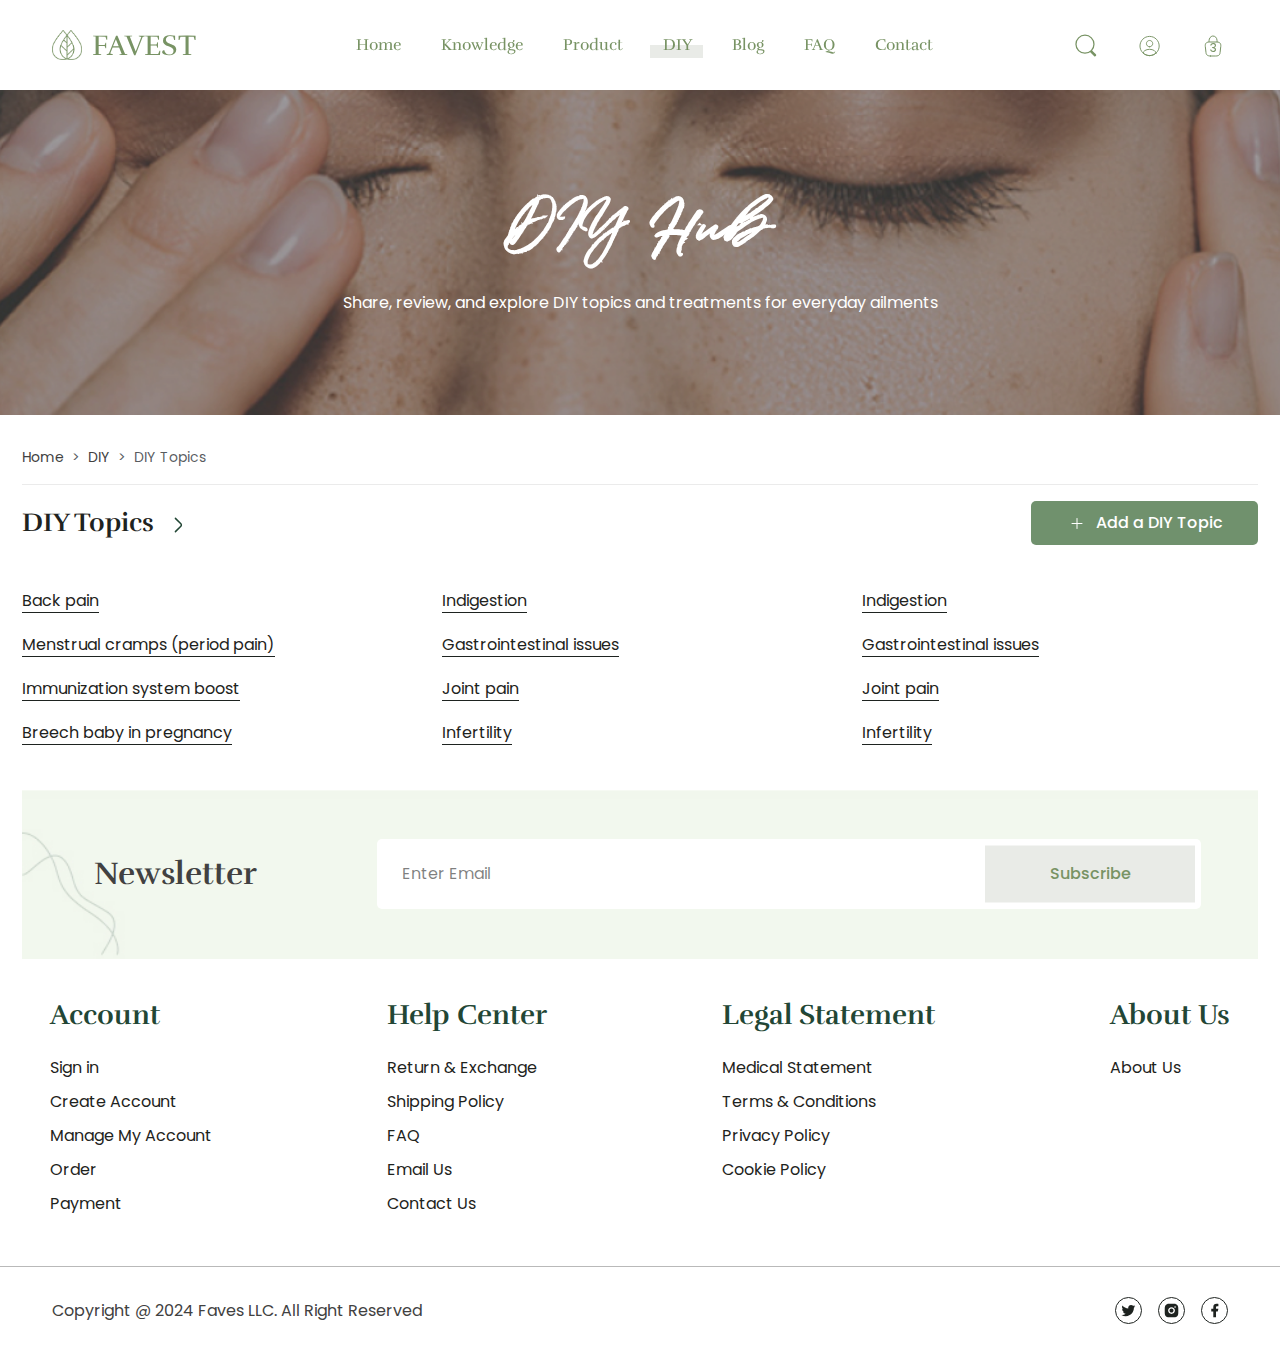
<file: index.html>
<!DOCTYPE html>
<html lang="en">
<head>
    <meta charset="UTF-8">
    <meta name="viewport" content="width=device-width, initial-scale=1.0">
    <title>Favest DIY</title>

    <link rel="preconnect" href="https://fonts.googleapis.com">
<link rel="preconnect" href="https://fonts.gstatic.com" crossorigin>
<link href="https://fonts.googleapis.com/css2?family=Inter:ital,opsz,wght@0,14..32,100..900;1,14..32,100..900&family=Poppins:wght@400;500;700&family=Rufina:wght@400;700&display=swap" rel="stylesheet">

    <link rel="stylesheet" href="assets/css/bootstrap.min.css">
    <link rel="stylesheet" href="assets/css/style.css">
</head>
<body>
    <header>
        <div  class="container-fluid">
            <div class="row align-items-center">
                <div class="col-4 mobile-header">
                    <div class="d-flex gap-4 align-items-center">
                        <span id="menu-btn">
                            <svg xmlns="http://www.w3.org/2000/svg" width="24" height="24" viewBox="0 0 24 24" fill="none">
                                <path d="M3 3H21" stroke="#1E2320" stroke-linecap="round"/>
                                <path d="M3 12H13" stroke="#1E2320" stroke-linecap="round"/>
                                <path d="M3 21H21" stroke="#1E2320" stroke-linecap="round"/>
                            </svg>
                        </span>
                        <div class="search-modal search-modal-mobile">
                            <a href="#" id="searchBtnMobile">
                                <svg xmlns="http://www.w3.org/2000/svg" width="19" height="19" viewBox="0 0 19 19" fill="none">
                                    <path d="M8.6875 15.2339C12.6225 15.2339 15.8125 12.0439 15.8125 8.10889C15.8125 4.17386 12.6225 0.983887 8.6875 0.983887C4.75247 0.983887 1.5625 4.17386 1.5625 8.10889C1.5625 12.0439 4.75247 15.2339 8.6875 15.2339Z" stroke="#1E2320" stroke-linecap="round" stroke-linejoin="round"/>
                                    <path d="M16.2089 17.0874C16.4042 17.2827 16.7208 17.2827 16.9161 17.0874C17.1113 16.8922 17.1113 16.5756 16.9161 16.3803L16.2089 17.0874ZM14.2911 13.7553L13.9375 13.4018L13.2304 14.1089L13.5839 14.4624L14.2911 13.7553ZM16.9161 16.3803L14.2911 13.7553L13.5839 14.4624L16.2089 17.0874L16.9161 16.3803Z" fill="#1E2320"/>
                                </svg>
                            </a>
                            <div class="search-sidebar-wrapper">
                                <button type="button" id="closeButtonMobile"><img src="assets/images/close-icon.svg" alt=""></button>
                                <div class="topic-search px-4 position-relative">
                                    <form class="search-form d-flex gap-2 align-items-center pt-4">
                                        <img src="assets/images/search-icon.svg" alt="">
                                        <div class="position-relative form-field btn-field mb-0 w-100">
                                            <input type="text" id="searchInputMobile" class="form-control" placeholder="Search here">
                                            <button type="button" id="clearButtonMobile"><img src="assets/images/close-icon.svg" alt=""></button>
                                        </div>
                                    </form>
                                    <div id="searchResultsMobile" class="search-results w-100"></div>
                                </div>
                            </div>
                        </div>
                        
                    </div>
                </div>
                <div class="col-xl-2 col-lg-2 col-4">
                    <a href="#" class="logo">
                        <img src="assets/images/logo.png" alt="">
                        <span>Favest</span>
                    </a>
                </div>
                <div class="col-xl-8 col-lg-8 desktop-header">
                    <nav class="menu d-lg-flex justify-content-center">
                        <span id="close-menu">X</span>
                        <ul class="list-unstyled p-0 m-0 d-lg-flex">
                            <li><a href="#">Home</a></li>
                            <li><a href="#">Knowledge</a></li>
                            <li><a href="#">Product</a></li>
                            <li><a href="index.html" class="active">DIY</a></li>
                            <li><a href="#">Blog</a></li>
                            <li><a href="#">FAQ</a></li>
                            <li><a href="#">Contact</a></li>
                        </ul>
                    </nav>
                </div>
                <div class="col-xl-2 col-lg-2 col-4">
                    <div class="nav-btns d-flex justify-content-end align-items-center gap-3">
                        <div class="search-modal search-modal-desktop">
                            <a href="#" id="searchBtnDesktop">
                                <svg xmlns="http://www.w3.org/2000/svg" width="19" height="19" viewBox="0 0 19 19" fill="none">
                                    <path d="M8.6875 15.2339C12.6225 15.2339 15.8125 12.0439 15.8125 8.10889C15.8125 4.17386 12.6225 0.983887 8.6875 0.983887C4.75247 0.983887 1.5625 4.17386 1.5625 8.10889C1.5625 12.0439 4.75247 15.2339 8.6875 15.2339Z" stroke="#1E2320" stroke-linecap="round" stroke-linejoin="round"/>
                                    <path d="M16.2089 17.0874C16.4042 17.2827 16.7208 17.2827 16.9161 17.0874C17.1113 16.8922 17.1113 16.5756 16.9161 16.3803L16.2089 17.0874ZM14.2911 13.7553L13.9375 13.4018L13.2304 14.1089L13.5839 14.4624L14.2911 13.7553ZM16.9161 16.3803L14.2911 13.7553L13.5839 14.4624L16.2089 17.0874L16.9161 16.3803Z" fill="#1E2320"/>
                                </svg>
                            </a>
                            <div class="search-sidebar-wrapper">
                                <div class="topic-search px-4 position-relative">
                                    <form class="search-form d-flex gap-2 align-items-center pt-4">
                                        <img src="assets/images/search-icon.svg" alt="">
                                        <div class="position-relative form-field btn-field mb-0 w-100">
                                            <input type="text" id="searchInputDesktop" class="form-control" placeholder="Search here">
                                            <button type="button" id="clearButtonDesktop"><img src="assets/images/close-icon.svg" alt=""></button>
                                        </div>
                                    </form>
                                    <div id="searchResultsDesktop" class="search-results w-100"></div>
                                </div>
                            </div>
                        </div>

                        <div>
                            <a href="#">
                                <svg xmlns="http://www.w3.org/2000/svg" width="25" height="24" viewBox="0 0 25 24" fill="none">
                                    <path d="M12.1827 12.78C12.1127 12.77 12.0227 12.77 11.9427 12.78C10.1827 12.72 8.78271 11.28 8.78271 9.50998C8.78271 7.69998 10.2427 6.22998 12.0627 6.22998C13.8727 6.22998 15.3427 7.69998 15.3427 9.50998C15.3327 11.28 13.9427 12.72 12.1827 12.78Z" stroke="#1E2320" stroke-linecap="round" stroke-linejoin="round"/>
                                    <path d="M18.8023 19.3801C17.0223 21.0101 14.6623 22.0001 12.0623 22.0001C9.46227 22.0001 7.10227 21.0101 5.32227 19.3801C5.42227 18.4401 6.02227 17.5201 7.09227 16.8001C9.83227 14.9801 14.3123 14.9801 17.0323 16.8001C18.1023 17.5201 18.7023 18.4401 18.8023 19.3801Z" stroke="#1E2320" stroke-linecap="round" stroke-linejoin="round"/>
                                    <path d="M12.0625 22C17.5853 22 22.0625 17.5228 22.0625 12C22.0625 6.47715 17.5853 2 12.0625 2C6.53965 2 2.0625 6.47715 2.0625 12C2.0625 17.5228 6.53965 22 12.0625 22Z" stroke="#1E2320" stroke-linecap="round" stroke-linejoin="round"/>
                                </svg>
                            </a>
                        </div>
                        <div>
                            <a href="#" class="position-relative cart-bag">
                                <svg xmlns="http://www.w3.org/2000/svg" width="23" height="24" viewBox="0 0 23 24" fill="none">
                                    <path d="M7.87013 22H13.2035C16.7768 22 17.4168 20.39 17.6035 18.43L18.2701 12.43C18.5101 9.99 17.8879 8 14.0923 8H6.98124C3.18568 8 2.56346 9.99 2.80346 12.43L3.47013 18.43C3.65679 20.39 4.29679 22 7.87013 22Z" stroke="#1E2320" stroke-miterlimit="10" stroke-linecap="round" stroke-linejoin="round"/>
                                    <path d="M6.53662 7.67001V6.70001C6.53662 4.45001 8.14551 2.24001 10.1455 2.03001C12.5277 1.77001 14.5366 3.88001 14.5366 6.51001V7.89001" stroke="#1E2320" stroke-miterlimit="10" stroke-linecap="round" stroke-linejoin="round"/>
                                </svg>
                                <span class="bag-count">3</span>
                            </a>
                        </div>
                        
                    </div>
                </div>
            </div>
        </div>
    </header>
    <main>
        <section class="hero-section">
            <div class="container">
                <div class="hero-text">
                    <h2>DIY Hub</h2>
                    <p class="mb-0 mt-4">Share, review, and explore DIY topics and treatments for everyday ailments</p>
                </div>
                
            </div>
        </section>
        <nav aria-label="breadcrumb" class="px-22 breadcrumb-nav">
            <ol class="breadcrumb mb-0">
              <li class="breadcrumb-item"><a href="#">Home</a></li>
              <li class="breadcrumb-item"><a href="#">DIY</a></li>
              <li class="breadcrumb-item active" aria-current="page">DIY Topics</li>
            </ol>
        </nav>
        <section class="px-22 diy-topics mb-4">
            <div class=" d-flex justify-content-between align-items-center mb-4">
                <h2 class="text-theme-black mb-0">
                    DIY Topics
                    <img class="ms-2" src="assets/images/arrow-right-icon.svg" alt="">
                </h2>
                <a href="add-topic.html" class="theme-btn theme-btn-secondary"><img class="me-2" src="assets/images/plus-icon.svg" alt="">Add a DIY Topic</a>
            </div>
            <div class="diy-topic-list">
                <div class="row">
                    <div class="col-lg-4 col-md-6">
                        <ul class="diy-topic-item list-unstyled p-0">
                            <li><a href="#" class="text-theme-black">Back pain</a></li>
                            <li><a href="#" class="text-theme-black">Menstrual cramps (period pain)</a></li>
                            <li><a href="#" class="text-theme-black">Immunization system boost</a></li>
                            <li><a href="#" class="text-theme-black">Breech baby in pregnancy</a></li>
                        </ul>
                    </div>
                    <div class="col-lg-4 col-md-6">
                        <ul class="diy-topic-item list-unstyled p-0">
                            <li><a href="#" class="text-theme-black">Indigestion</a></li>
                            <li><a href="#" class="text-theme-black">Gastrointestinal issues</a></li>
                            <li><a href="#" class="text-theme-black">Joint pain</a></li>
                            <li><a href="#" class="text-theme-black">Infertility</a></li>
                        </ul>
                    </div>
                    <div class="col-lg-4 col-md-6">
                        <ul class="diy-topic-item list-unstyled p-0">
                            <li><a href="#" class="text-theme-black">Indigestion</a></li>
                            <li><a href="#" class="text-theme-black">Gastrointestinal issues</a></li>
                            <li><a href="#" class="text-theme-black">Joint pain</a></li>
                            <li><a href="#" class="text-theme-black">Infertility</a></li>
                        </ul>
                    </div>
                </div>
            </div>
        </section>
        
    </main>
    <footer>
        <div class="footer-newsletter mx-22">
            <div class="container-fluid">
                <div class="row align-items-center">
                    <div class="col-md-3">
                        <h2 class="mb-md-0 mb-4 fw-bold">Newsletter</h2>
                    </div>
                    <div class="col-md-9">
                        <form class="subscribe-form">
                            <input type="text" placeholder="Enter Email" class="form-control">
                            <button type="submit">Subscribe</button>
                        </form>
                    </div>
                </div>
            </div>
        </div>
        <div class="container-fluid">
            <div class="footer-area">
                <div class="d-flex justify-content-between">
                    <div class="footer-col">
                        <div class="footer-widget">
                            <h4 class="mb-4 text-dark-green">Account</h4>
                            <ul class="list-unstyled mb-0 p-0 footer-links">
                                <li><a href="#">Sign in</a></li>
                                <li><a href="#">Create Account</a></li>
                                <li><a href="#">Manage My Account</a></li>
                                <li><a href="#">Order</a></li>
                                <li><a href="#">Payment</a></li>
                            </ul>
                        </div>
                    </div>
                    <div class="footer-col">
                        <div class="footer-widget">
                            <h4 class="mb-4 text-dark-green">Help Center</h4>
                            <ul class="list-unstyled mb-0 p-0 footer-links">
                                <li><a href="#">Return &amp; Exchange</a></li>
                                <li><a href="#">Shipping Policy</a></li>
                                <li><a href="#">FAQ</a></li>
                                <li><a href="#">Email Us</a></li>
                                <li><a href="#">Contact Us</a></li>
                            </ul>
                        </div>
                    </div>
                    <div class="footer-col">
                        <div class="footer-widget">
                            <h4 class="mb-4 text-dark-green">Legal Statement</h4>
                            <ul class="list-unstyled mb-0 p-0 footer-links">
                                <li><a href="#">Medical Statement</a></li>
                                <li><a href="#">Terms &amp; Conditions</a></li>
                                <li><a href="#">Privacy Policy</a></li>
                                <li><a href="#">Cookie Policy</a></li>
                            </ul>
                        </div>
                    </div>
                    <div class="footer-col">
                        <div class="footer-widget">
                            <h4 class="mb-4 text-dark-green">About Us</h4>
                            <ul class="list-unstyled mb-0 p-0 footer-links">
                                <li><a href="#">About Us</a></li>
                            </ul>
                        </div>
                    </div>
                </div>
            </div>
        </div>
        <div class="footer-btm">
            <div class="container-fluid">
                <div class="d-flex flex-md-row flex-column gap-md-0 gap-3 justify-content-center align-items-center justify-content-md-between">
                    <p class="mb-0 text-md-start text-center">Copyright @ 2024 Faves LLC.   All Right Reserved</p>
                    <ul class="list-unstyled p-0 m-0 d-flex gap-3 social-links">
                        <li><a href="#"><img src="assets/images/twitter-icon.svg" alt=""></a></li>
                        <li><a href="#"><img src="assets/images/insta-icon.svg" alt=""></a></li>
                        <li><a href="#"><img src="assets/images/fb-icon.svg" alt=""></a></li>
                    </ul>
                </div>
                
            </div>
            
        </div>
    </footer>

    <script src="assets/js/jquery-3.7.1.min.js"></script>
    <script src="assets/js/bootstrap.min.js"></script>
    <script src="assets/js/scripts.js"></script>
</body>
</html>
</file>
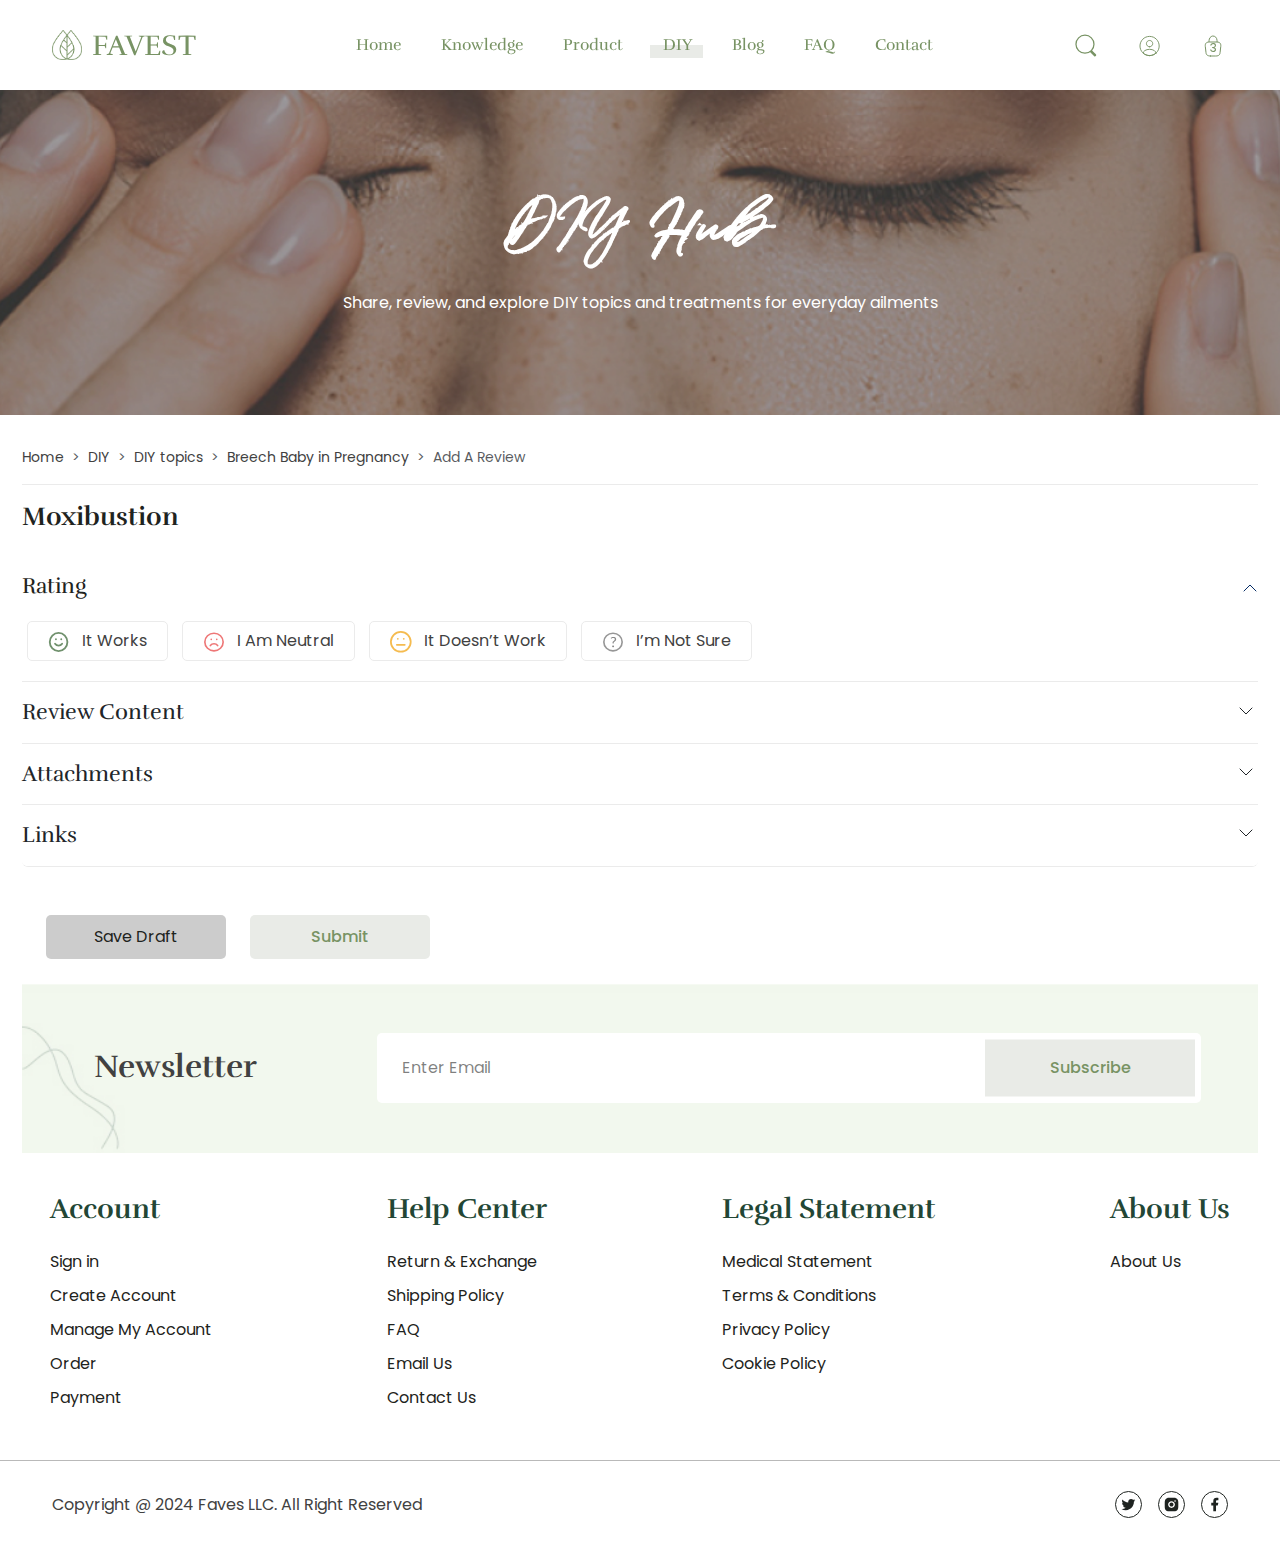
<file: add-review.html>
<!DOCTYPE html>
<html lang="en">
<head>
    <meta charset="UTF-8">
    <meta name="viewport" content="width=device-width, initial-scale=1.0">
    <title>Favest DIY</title>

    <link rel="preconnect" href="https://fonts.googleapis.com">
<link rel="preconnect" href="https://fonts.gstatic.com" crossorigin>
<link href="https://fonts.googleapis.com/css2?family=Inter:ital,opsz,wght@0,14..32,100..900;1,14..32,100..900&family=Poppins:wght@400;500;700&family=Rufina:wght@400;700&display=swap" rel="stylesheet">

    <link rel="stylesheet" href="assets/css/bootstrap.min.css">
    <link rel="stylesheet" href="assets/css/style.css">
</head>
<body>
    <header>
        <div  class="container-fluid">
            <div class="row align-items-center">
                <div class="col-4 mobile-header">
                    <div class="d-flex gap-4 align-items-center">
                        <span id="menu-btn">
                            <svg xmlns="http://www.w3.org/2000/svg" width="24" height="24" viewBox="0 0 24 24" fill="none">
                                <path d="M3 3H21" stroke="#1E2320" stroke-linecap="round"/>
                                <path d="M3 12H13" stroke="#1E2320" stroke-linecap="round"/>
                                <path d="M3 21H21" stroke="#1E2320" stroke-linecap="round"/>
                            </svg>
                        </span>
                        <div class="search-modal search-modal-mobile">
                            <a href="#" id="searchBtnMobile">
                                <svg xmlns="http://www.w3.org/2000/svg" width="19" height="19" viewBox="0 0 19 19" fill="none">
                                    <path d="M8.6875 15.2339C12.6225 15.2339 15.8125 12.0439 15.8125 8.10889C15.8125 4.17386 12.6225 0.983887 8.6875 0.983887C4.75247 0.983887 1.5625 4.17386 1.5625 8.10889C1.5625 12.0439 4.75247 15.2339 8.6875 15.2339Z" stroke="#1E2320" stroke-linecap="round" stroke-linejoin="round"/>
                                    <path d="M16.2089 17.0874C16.4042 17.2827 16.7208 17.2827 16.9161 17.0874C17.1113 16.8922 17.1113 16.5756 16.9161 16.3803L16.2089 17.0874ZM14.2911 13.7553L13.9375 13.4018L13.2304 14.1089L13.5839 14.4624L14.2911 13.7553ZM16.9161 16.3803L14.2911 13.7553L13.5839 14.4624L16.2089 17.0874L16.9161 16.3803Z" fill="#1E2320"/>
                                </svg>
                            </a>
                            <div class="search-sidebar-wrapper">
                                <button type="button" id="closeButtonMobile"><img src="assets/images/close-icon.svg" alt=""></button>
                                <div class="topic-search px-4 position-relative">
                                    <form class="search-form d-flex gap-2 align-items-center pt-4">
                                        <img src="assets/images/search-icon.svg" alt="">
                                        <div class="position-relative form-field btn-field mb-0 w-100">
                                            <input type="text" id="searchInputMobile" class="form-control" placeholder="Search here">
                                            <button type="button" id="clearButtonMobile"><img src="assets/images/close-icon.svg" alt=""></button>
                                        </div>
                                    </form>
                                    <div id="searchResultsMobile" class="search-results w-100"></div>
                                </div>
                            </div>
                        </div>
                        
                    </div>
                </div>
                <div class="col-xl-2 col-lg-2 col-4">
                    <a href="#" class="logo">
                        <img src="assets/images/logo.png" alt="">
                        <span>Favest</span>
                    </a>
                </div>
                <div class="col-xl-8 col-lg-8 desktop-header">
                    <nav class="menu d-lg-flex justify-content-center">
                        <span id="close-menu">X</span>
                        <ul class="list-unstyled p-0 m-0 d-lg-flex">
                            <li><a href="#">Home</a></li>
                            <li><a href="#">Knowledge</a></li>
                            <li><a href="#">Product</a></li>
                            <li><a href="index.html" class="active">DIY</a></li>
                            <li><a href="#">Blog</a></li>
                            <li><a href="#">FAQ</a></li>
                            <li><a href="#">Contact</a></li>
                        </ul>
                    </nav>
                </div>
                <div class="col-xl-2 col-lg-2 col-4">
                    <div class="nav-btns d-flex justify-content-end align-items-center gap-3">
                        <div class="search-modal search-modal-desktop">
                            <a href="#" id="searchBtnDesktop">
                                <svg xmlns="http://www.w3.org/2000/svg" width="19" height="19" viewBox="0 0 19 19" fill="none">
                                    <path d="M8.6875 15.2339C12.6225 15.2339 15.8125 12.0439 15.8125 8.10889C15.8125 4.17386 12.6225 0.983887 8.6875 0.983887C4.75247 0.983887 1.5625 4.17386 1.5625 8.10889C1.5625 12.0439 4.75247 15.2339 8.6875 15.2339Z" stroke="#1E2320" stroke-linecap="round" stroke-linejoin="round"/>
                                    <path d="M16.2089 17.0874C16.4042 17.2827 16.7208 17.2827 16.9161 17.0874C17.1113 16.8922 17.1113 16.5756 16.9161 16.3803L16.2089 17.0874ZM14.2911 13.7553L13.9375 13.4018L13.2304 14.1089L13.5839 14.4624L14.2911 13.7553ZM16.9161 16.3803L14.2911 13.7553L13.5839 14.4624L16.2089 17.0874L16.9161 16.3803Z" fill="#1E2320"/>
                                </svg>
                            </a>
                            <div class="search-sidebar-wrapper">
                                <div class="topic-search px-4 position-relative">
                                    <form class="search-form d-flex gap-2 align-items-center pt-4">
                                        <img src="assets/images/search-icon.svg" alt="">
                                        <div class="position-relative form-field btn-field mb-0 w-100">
                                            <input type="text" id="searchInputDesktop" class="form-control" placeholder="Search here">
                                            <button type="button" id="clearButtonDesktop"><img src="assets/images/close-icon.svg" alt=""></button>
                                        </div>
                                    </form>
                                    <div id="searchResultsDesktop" class="search-results w-100"></div>
                                </div>
                            </div>
                        </div>

                        <div>
                            <a href="#">
                                <svg xmlns="http://www.w3.org/2000/svg" width="25" height="24" viewBox="0 0 25 24" fill="none">
                                    <path d="M12.1827 12.78C12.1127 12.77 12.0227 12.77 11.9427 12.78C10.1827 12.72 8.78271 11.28 8.78271 9.50998C8.78271 7.69998 10.2427 6.22998 12.0627 6.22998C13.8727 6.22998 15.3427 7.69998 15.3427 9.50998C15.3327 11.28 13.9427 12.72 12.1827 12.78Z" stroke="#1E2320" stroke-linecap="round" stroke-linejoin="round"/>
                                    <path d="M18.8023 19.3801C17.0223 21.0101 14.6623 22.0001 12.0623 22.0001C9.46227 22.0001 7.10227 21.0101 5.32227 19.3801C5.42227 18.4401 6.02227 17.5201 7.09227 16.8001C9.83227 14.9801 14.3123 14.9801 17.0323 16.8001C18.1023 17.5201 18.7023 18.4401 18.8023 19.3801Z" stroke="#1E2320" stroke-linecap="round" stroke-linejoin="round"/>
                                    <path d="M12.0625 22C17.5853 22 22.0625 17.5228 22.0625 12C22.0625 6.47715 17.5853 2 12.0625 2C6.53965 2 2.0625 6.47715 2.0625 12C2.0625 17.5228 6.53965 22 12.0625 22Z" stroke="#1E2320" stroke-linecap="round" stroke-linejoin="round"/>
                                </svg>
                            </a>
                        </div>
                        <div>
                            <a href="#" class="position-relative cart-bag">
                                <svg xmlns="http://www.w3.org/2000/svg" width="23" height="24" viewBox="0 0 23 24" fill="none">
                                    <path d="M7.87013 22H13.2035C16.7768 22 17.4168 20.39 17.6035 18.43L18.2701 12.43C18.5101 9.99 17.8879 8 14.0923 8H6.98124C3.18568 8 2.56346 9.99 2.80346 12.43L3.47013 18.43C3.65679 20.39 4.29679 22 7.87013 22Z" stroke="#1E2320" stroke-miterlimit="10" stroke-linecap="round" stroke-linejoin="round"/>
                                    <path d="M6.53662 7.67001V6.70001C6.53662 4.45001 8.14551 2.24001 10.1455 2.03001C12.5277 1.77001 14.5366 3.88001 14.5366 6.51001V7.89001" stroke="#1E2320" stroke-miterlimit="10" stroke-linecap="round" stroke-linejoin="round"/>
                                </svg>
                                <span class="bag-count">3</span>
                            </a>
                        </div>
                        
                    </div>
                </div>
            </div>
        </div>
    </header>
    <main>
        <section class="hero-section">
            <div class="container">
                <div class="hero-text">
                    <h2>DIY Hub</h2>
                    <p class="mb-0 mt-4">Share, review, and explore DIY topics and treatments for everyday ailments</p>
                </div>
            </div>
        </section>
        <nav aria-label="breadcrumb" class="px-22 breadcrumb-nav">
            <ol class="breadcrumb mb-0">
              <li class="breadcrumb-item"><a href="#">Home</a></li>
              <li class="breadcrumb-item"><a href="#">DIY</a></li>
              <li class="breadcrumb-item"><a href="#">DIY topics</a></li>
              <li class="breadcrumb-item"><a href="#">Breech Baby in Pregnancy</a></li>
              <li class="breadcrumb-item active" aria-current="page">Add A Review</li>
            </ol>
        </nav>
        <section class="px-22 diy-topics mb-4">
            <div class=" d-flex justify-content-between align-items-center mb-4">
                <h2 class="text-theme-black mb-0">
                    Moxibustion
                </h2>
            </div>
            <div class="add-topic-form">
                <form>
                    <div class="accordion add-topic-accordion" id="accordionAddReview">
                        <div class="accordion-item">
                            <h2 class="accordion-header" id="headingFour">
                              <button class="accordion-button" type="button" data-bs-toggle="collapse" data-bs-target="#collapseFour" aria-expanded="true" aria-controls="collapseFour">
                                Rating
                              </button>
                            </h2>
                            <div id="collapseFour" class="accordion-collapse collapse show" aria-labelledby="headingFour" data-bs-parent="#accordionAddReview">
                              <div class="accordion-body">
                                  <div class="review-btns">
                                        <div class="custom-radio works">
                                            <input type="radio" name="review" id="work">
                                            <label for="work">
                                                <img class="me-2" src="assets/images/smile-icon.svg" alt="">
                                                It works
                                            </label>
                                        </div>
                                        <div class="custom-radio neutral">
                                            <input type="radio" name="review" id="neutral">
                                            <label for="neutral">
                                                <img class="me-2" src="assets/images/smile-icon3.svg" alt="">
                                                I Am Neutral
                                            </label>
                                        </div>
                                        <div class="custom-radio not-work">
                                            <input type="radio" name="review" id="notWork">
                                            <label for="notWork">
                                                <img class="me-2" src="assets/images/smile-icon4.svg" alt="">
                                                It Doesn’t Work
                                            </label>
                                        </div>
                                        <div class="custom-radio not-sure">
                                            <input type="radio" name="review" id="notSure">
                                            <label for="notSure">
                                                <img class="me-2" src="assets/images/question-mark-icon.svg" alt="">
                                                I’m Not Sure
                                            </label>
                                        </div>
                                  </div>
                              </div>
                            </div>
                          </div>
                        <div class="accordion-item">
                          <h2 class="accordion-header" id="headingOne">
                            <button class="accordion-button collapsed" type="button" data-bs-toggle="collapse" data-bs-target="#collapseOne" aria-expanded="true" aria-controls="collapseOne">
                                Review Content
                            </button>
                          </h2>
                          <div id="collapseOne" class="accordion-collapse collapse" aria-labelledby="headingOne" data-bs-parent="#accordionAddReview">
                            <div class="accordion-body">
                                <div class="form-field comment-person">
                                    <img src="assets/images/user-img.png" alt="">
                                    <input name="name" class="form-control" placeholder="Public name">
                                </div>
                                <div class="form-field">
                                    <textarea name="" id="details" placeholder="Review content..." class="form-control"></textarea>
                                </div>
                            </div>
                          </div>
                        </div>
                        <div class="accordion-item">
                          <h2 class="accordion-header" id="headingTwo">
                            <button class="accordion-button collapsed" type="button" data-bs-toggle="collapse" data-bs-target="#collapseTwo" aria-expanded="false" aria-controls="collapseTwo">
                                Attachments
                            </button>
                          </h2>
                          <div id="collapseTwo" class="accordion-collapse collapse" aria-labelledby="headingTwo" data-bs-parent="#accordionAddReview">
                            <div class="accordion-body">
                                <div class="form-field">
                                    <input name="title" class="form-control" placeholder="Title (optional)">
                                </div>
                                <div class="form-field">
                                    <div class="upload-box" id="uploadBox">
                                        <input type="file" id="fileInput" multiple>
                                        <button type="button" id="uploadButton"><img src="assets/images/upload-icon.svg" alt=""></button>
                                        <p class="mb-0 d-md-block d-none">Drag and drop images, videos, or files</p>
                                        <p class="mb-0 d-block d-md-none">Upload images, videos or files</p>
                                    </div>
                                    <div class="d-flex flex-column w-100 imgs-added">
                                        <div class="d-flex align-items-center justify-content-between mt-3">
                                            <div class="file-uploaded mb-0 d-flex gap-3 align-items-center">
                                                <img src="assets/images/file-icon.svg" alt="">
                                                <div class="d-flex flex-column flex-md-row gap-md-2">
                                                    <span>Image Title:</span>
                                                <span class="file-name">pregnancy image.JPG  19.5 MB</span>
                                                </div>
                                                
                                            </div>
                                            <div class="d-flex gap-3 align-items-center">
                                                <a href="#"><img src="assets/images/download-icon.svg" alt=""></a>
                                                <a href="#"><img src="assets/images/bin-icon.svg" alt=""></a>
                                            </div>
                                        </div>
                                    </div>
                                </div>
                            </div>
                          </div>
                        </div>
                        <div class="accordion-item">
                          <h2 class="accordion-header" id="headingThree">
                            <button class="accordion-button collapsed" type="button" data-bs-toggle="collapse" data-bs-target="#collapseThree" aria-expanded="false" aria-controls="collapseThree">
                                Links
                            </button>
                          </h2>
                          <div id="collapseThree" class="accordion-collapse collapse" aria-labelledby="headingThree" data-bs-parent="#accordionAddReview">
                            <div class="accordion-body">
                                <div class="form-field">
                                    <input name="title" class="form-control" placeholder="Title (optional)">
                                </div>
                                <div class="form-field btn-field">
                                    <input type="text" placeholder="Paste URL here" class="form-control">
                                    <button type="button">Add</button>
                                </div>
                                <div class="d-flex gap-3 flex-column links-added w-100">
                                    <div class="d-flex align-items-center justify-content-between w-100">
                                        <div class="d-flex gap-3">
                                            <img src="assets/images/link-icon.svg" alt="">
                                            <span>What is baby breech: <a href="#" class="text-decoration-underline">https://www.youtube.com/shorts/W8l5uTsep-0Breech</a></span>
                                        </div>
                                        <div class="d-flex gap-3 align-items-center mt-md-0 mt-3">
                                            <a href="#"><img src="assets/images/bin-icon.svg" alt=""></a>
                                        </div>
                                    </div>
                                </div>
                                
                            </div>
                          </div>                
                        </div>
                    </div>
                    <div class="mt-md-5 mt-3 mx-md-4">
                                <div class="g-recaptcha" data-sitekey="YOUR_SITE_KEY_HERE"></div>
                                <div class="d-flex align-items-center gap-4 form-btns">
                                    <button type="button" class="gray-btn border-0">Save Draft</button>
                                    <button type="button" class="theme-btn border-0">Submit</button>
                                </div>
                        
                    </div>
                </form>
            </div>
        </section>
    </main>
    <footer>
        <div class="footer-newsletter mx-22">
            <div class="container-fluid">
                <div class="row align-items-center">
                    <div class="col-md-3">
                        <h2 class="mb-md-0 mb-4 fw-bold">Newsletter</h2>
                    </div>
                    <div class="col-md-9">
                        <form class="subscribe-form">
                            <input type="text" placeholder="Enter Email" class="form-control">
                            <button type="submit">Subscribe</button>
                        </form>
                    </div>
                </div>
            </div>
        </div>
        <div class="container-fluid">
            <div class="footer-area">
                <div class="d-flex justify-content-between">
                    <div class="footer-col">
                        <div class="footer-widget">
                            <h4 class="mb-4 text-dark-green">Account</h4>
                            <ul class="list-unstyled mb-0 p-0 footer-links">
                                <li><a href="#">Sign in</a></li>
                                <li><a href="#">Create Account</a></li>
                                <li><a href="#">Manage My Account</a></li>
                                <li><a href="#">Order</a></li>
                                <li><a href="#">Payment</a></li>
                            </ul>
                        </div>
                    </div>
                    <div class="footer-col">
                        <div class="footer-widget">
                            <h4 class="mb-4 text-dark-green">Help Center</h4>
                            <ul class="list-unstyled mb-0 p-0 footer-links">
                                <li><a href="#">Return &amp; Exchange</a></li>
                                <li><a href="#">Shipping Policy</a></li>
                                <li><a href="#">FAQ</a></li>
                                <li><a href="#">Email Us</a></li>
                                <li><a href="#">Contact Us</a></li>
                            </ul>
                        </div>
                    </div>
                    <div class="footer-col">
                        <div class="footer-widget">
                            <h4 class="mb-4 text-dark-green">Legal Statement</h4>
                            <ul class="list-unstyled mb-0 p-0 footer-links">
                                <li><a href="#">Medical Statement</a></li>
                                <li><a href="#">Terms &amp; Conditions</a></li>
                                <li><a href="#">Privacy Policy</a></li>
                                <li><a href="#">Cookie Policy</a></li>
                            </ul>
                        </div>
                    </div>
                    <div class="footer-col">
                        <div class="footer-widget">
                            <h4 class="mb-4 text-dark-green">About Us</h4>
                            <ul class="list-unstyled mb-0 p-0 footer-links">
                                <li><a href="#">About Us</a></li>
                            </ul>
                        </div>
                    </div>
                </div>
            </div>
        </div>
        <div class="footer-btm">
            <div class="container-fluid">
                <div class="d-flex flex-md-row flex-column gap-md-0 gap-3 justify-content-center align-items-center justify-content-md-between">
                    <p class="mb-0 text-md-start text-center">Copyright @ 2024 Faves LLC.   All Right Reserved</p>
                    <ul class="list-unstyled p-0 m-0 d-flex gap-3 social-links">
                        <li><a href="#"><img src="assets/images/twitter-icon.svg" alt=""></a></li>
                        <li><a href="#"><img src="assets/images/insta-icon.svg" alt=""></a></li>
                        <li><a href="#"><img src="assets/images/fb-icon.svg" alt=""></a></li>
                    </ul>
                </div>
                
            </div>
            
        </div>
    </footer>

    <script src="assets/js/jquery-3.7.1.min.js"></script>
        
            <script src="assets/js/bootstrap.min.js"></script>
            <script src="assets/js/scripts.js"></script>
</body>
</html>
</file>
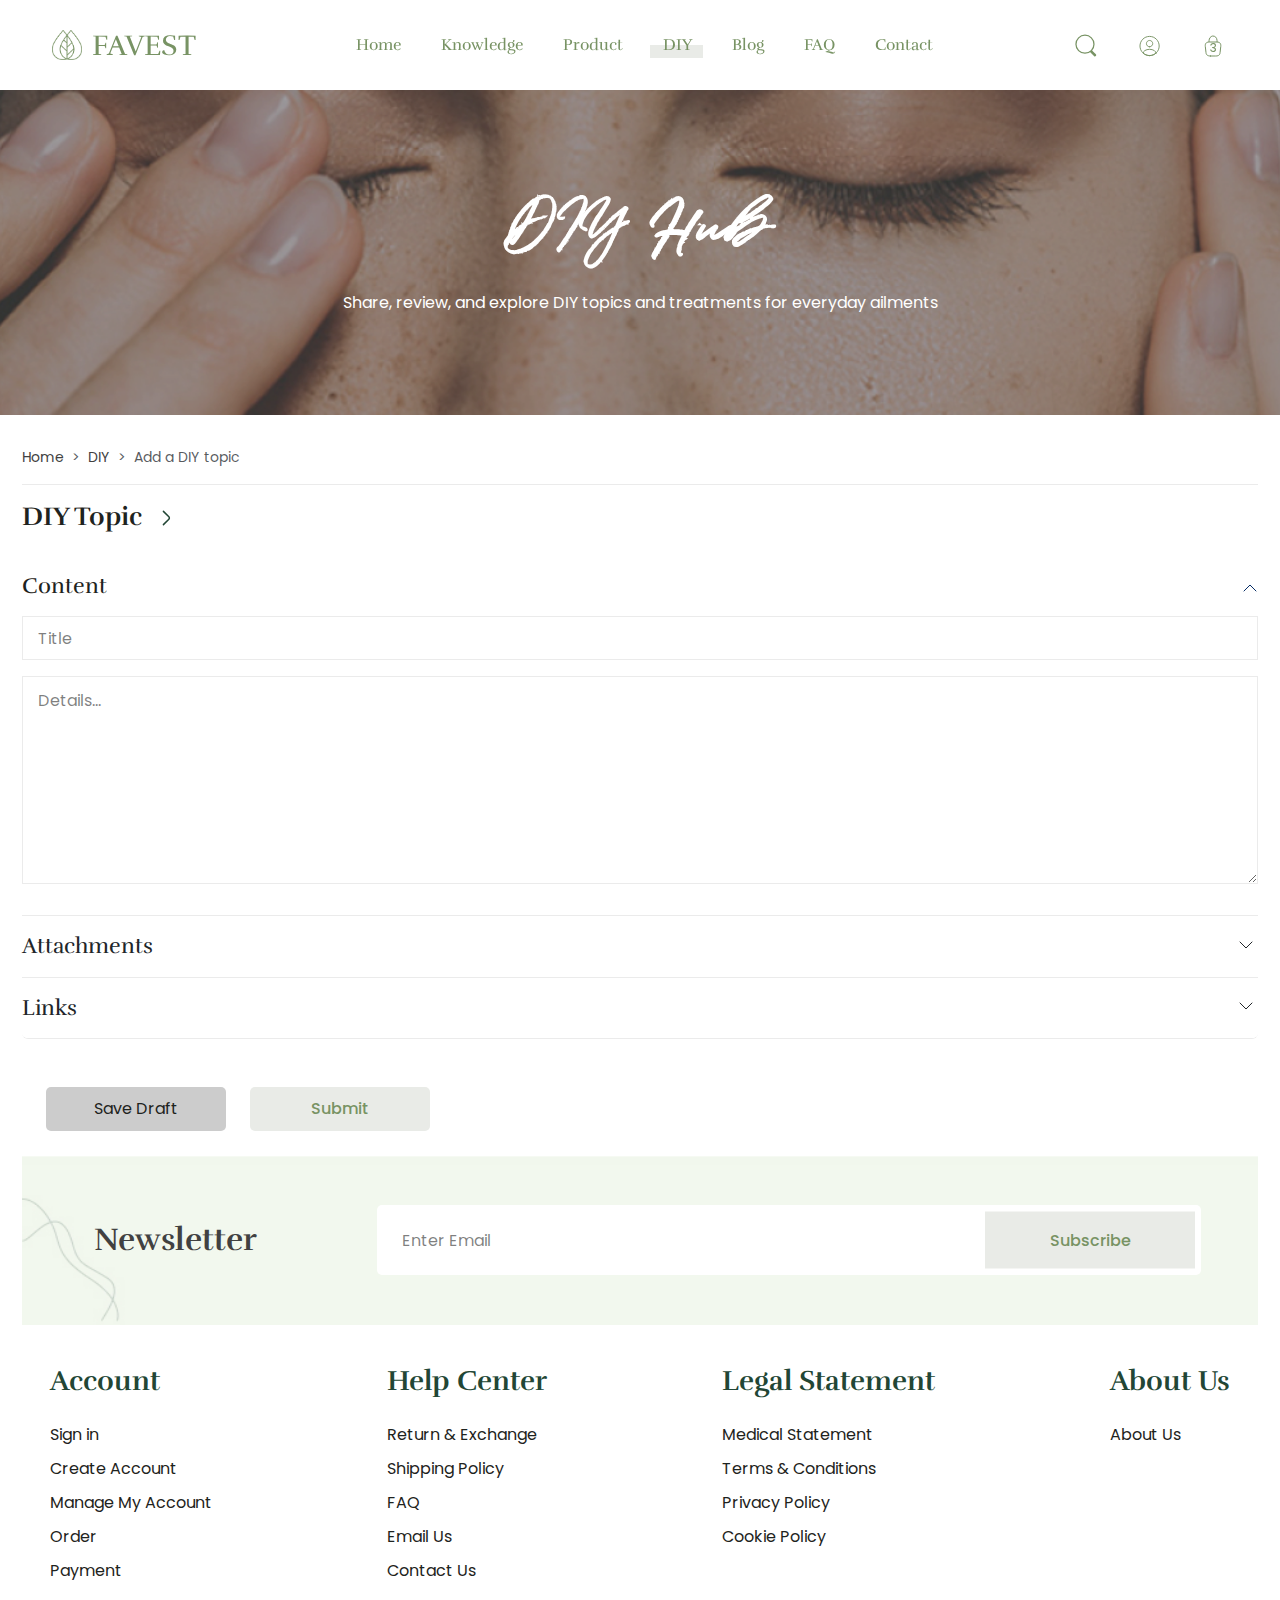
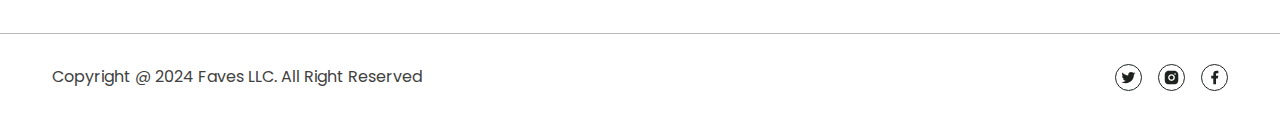
<file: add-topic.html>
<!DOCTYPE html>
<html lang="en">
<head>
    <meta charset="UTF-8">
    <meta name="viewport" content="width=device-width, initial-scale=1.0">
    <title>Favest DIY</title>

    <link rel="preconnect" href="https://fonts.googleapis.com">
<link rel="preconnect" href="https://fonts.gstatic.com" crossorigin>
<link href="https://fonts.googleapis.com/css2?family=Inter:ital,opsz,wght@0,14..32,100..900;1,14..32,100..900&family=Poppins:wght@400;500;700&family=Rufina:wght@400;700&display=swap" rel="stylesheet">

    <link rel="stylesheet" href="assets/css/bootstrap.min.css">
    <link rel="stylesheet" href="assets/css/style.css">
</head>
<body>
    <header>
        <div  class="container-fluid">
            <div class="row align-items-center">
                <div class="col-4 mobile-header">
                    <div class="d-flex gap-4 align-items-center">
                        <span id="menu-btn">
                            <svg xmlns="http://www.w3.org/2000/svg" width="24" height="24" viewBox="0 0 24 24" fill="none">
                                <path d="M3 3H21" stroke="#1E2320" stroke-linecap="round"/>
                                <path d="M3 12H13" stroke="#1E2320" stroke-linecap="round"/>
                                <path d="M3 21H21" stroke="#1E2320" stroke-linecap="round"/>
                            </svg>
                        </span>
                        <div class="search-modal search-modal-mobile">
                            <a href="#" id="searchBtnMobile">
                                <svg xmlns="http://www.w3.org/2000/svg" width="19" height="19" viewBox="0 0 19 19" fill="none">
                                    <path d="M8.6875 15.2339C12.6225 15.2339 15.8125 12.0439 15.8125 8.10889C15.8125 4.17386 12.6225 0.983887 8.6875 0.983887C4.75247 0.983887 1.5625 4.17386 1.5625 8.10889C1.5625 12.0439 4.75247 15.2339 8.6875 15.2339Z" stroke="#1E2320" stroke-linecap="round" stroke-linejoin="round"/>
                                    <path d="M16.2089 17.0874C16.4042 17.2827 16.7208 17.2827 16.9161 17.0874C17.1113 16.8922 17.1113 16.5756 16.9161 16.3803L16.2089 17.0874ZM14.2911 13.7553L13.9375 13.4018L13.2304 14.1089L13.5839 14.4624L14.2911 13.7553ZM16.9161 16.3803L14.2911 13.7553L13.5839 14.4624L16.2089 17.0874L16.9161 16.3803Z" fill="#1E2320"/>
                                </svg>
                            </a>
                            <div class="search-sidebar-wrapper">
                                <button type="button" id="closeButtonMobile"><img src="assets/images/close-icon.svg" alt=""></button>
                                <div class="topic-search px-4 position-relative">
                                    <form class="search-form d-flex gap-2 align-items-center pt-4">
                                        <img src="assets/images/search-icon.svg" alt="">
                                        <div class="position-relative form-field btn-field mb-0 w-100">
                                            <input type="text" id="searchInputMobile" class="form-control" placeholder="Search here">
                                            <button type="button" id="clearButtonMobile"><img src="assets/images/close-icon.svg" alt=""></button>
                                        </div>
                                    </form>
                                    <div id="searchResultsMobile" class="search-results w-100"></div>
                                </div>
                            </div>
                        </div>
                        
                    </div>
                </div>
                <div class="col-xl-2 col-lg-2 col-4">
                    <a href="#" class="logo">
                        <img src="assets/images/logo.png" alt="">
                        <span>Favest</span>
                    </a>
                </div>
                <div class="col-xl-8 col-lg-8 desktop-header">
                    <nav class="menu d-lg-flex justify-content-center">
                        <span id="close-menu">X</span>
                        <ul class="list-unstyled p-0 m-0 d-lg-flex">
                            <li><a href="#">Home</a></li>
                            <li><a href="#">Knowledge</a></li>
                            <li><a href="#">Product</a></li>
                            <li><a href="index.html" class="active">DIY</a></li>
                            <li><a href="#">Blog</a></li>
                            <li><a href="#">FAQ</a></li>
                            <li><a href="#">Contact</a></li>
                        </ul>
                    </nav>
                </div>
                <div class="col-xl-2 col-lg-2 col-4">
                    <div class="nav-btns d-flex justify-content-end align-items-center gap-3">
                        <div class="search-modal search-modal-desktop">
                            <a href="#" id="searchBtnDesktop">
                                <svg xmlns="http://www.w3.org/2000/svg" width="19" height="19" viewBox="0 0 19 19" fill="none">
                                    <path d="M8.6875 15.2339C12.6225 15.2339 15.8125 12.0439 15.8125 8.10889C15.8125 4.17386 12.6225 0.983887 8.6875 0.983887C4.75247 0.983887 1.5625 4.17386 1.5625 8.10889C1.5625 12.0439 4.75247 15.2339 8.6875 15.2339Z" stroke="#1E2320" stroke-linecap="round" stroke-linejoin="round"/>
                                    <path d="M16.2089 17.0874C16.4042 17.2827 16.7208 17.2827 16.9161 17.0874C17.1113 16.8922 17.1113 16.5756 16.9161 16.3803L16.2089 17.0874ZM14.2911 13.7553L13.9375 13.4018L13.2304 14.1089L13.5839 14.4624L14.2911 13.7553ZM16.9161 16.3803L14.2911 13.7553L13.5839 14.4624L16.2089 17.0874L16.9161 16.3803Z" fill="#1E2320"/>
                                </svg>
                            </a>
                            <div class="search-sidebar-wrapper">
                                <div class="topic-search px-4 position-relative">
                                    <form class="search-form d-flex gap-2 align-items-center pt-4">
                                        <img src="assets/images/search-icon.svg" alt="">
                                        <div class="position-relative form-field btn-field mb-0 w-100">
                                            <input type="text" id="searchInputDesktop" class="form-control" placeholder="Search here">
                                            <button type="button" id="clearButtonDesktop"><img src="assets/images/close-icon.svg" alt=""></button>
                                        </div>
                                    </form>
                                    <div id="searchResultsDesktop" class="search-results w-100"></div>
                                </div>
                            </div>
                        </div>

                        <div>
                            <a href="#">
                                <svg xmlns="http://www.w3.org/2000/svg" width="25" height="24" viewBox="0 0 25 24" fill="none">
                                    <path d="M12.1827 12.78C12.1127 12.77 12.0227 12.77 11.9427 12.78C10.1827 12.72 8.78271 11.28 8.78271 9.50998C8.78271 7.69998 10.2427 6.22998 12.0627 6.22998C13.8727 6.22998 15.3427 7.69998 15.3427 9.50998C15.3327 11.28 13.9427 12.72 12.1827 12.78Z" stroke="#1E2320" stroke-linecap="round" stroke-linejoin="round"/>
                                    <path d="M18.8023 19.3801C17.0223 21.0101 14.6623 22.0001 12.0623 22.0001C9.46227 22.0001 7.10227 21.0101 5.32227 19.3801C5.42227 18.4401 6.02227 17.5201 7.09227 16.8001C9.83227 14.9801 14.3123 14.9801 17.0323 16.8001C18.1023 17.5201 18.7023 18.4401 18.8023 19.3801Z" stroke="#1E2320" stroke-linecap="round" stroke-linejoin="round"/>
                                    <path d="M12.0625 22C17.5853 22 22.0625 17.5228 22.0625 12C22.0625 6.47715 17.5853 2 12.0625 2C6.53965 2 2.0625 6.47715 2.0625 12C2.0625 17.5228 6.53965 22 12.0625 22Z" stroke="#1E2320" stroke-linecap="round" stroke-linejoin="round"/>
                                </svg>
                            </a>
                        </div>
                        <div>
                            <a href="#" class="position-relative cart-bag">
                                <svg xmlns="http://www.w3.org/2000/svg" width="23" height="24" viewBox="0 0 23 24" fill="none">
                                    <path d="M7.87013 22H13.2035C16.7768 22 17.4168 20.39 17.6035 18.43L18.2701 12.43C18.5101 9.99 17.8879 8 14.0923 8H6.98124C3.18568 8 2.56346 9.99 2.80346 12.43L3.47013 18.43C3.65679 20.39 4.29679 22 7.87013 22Z" stroke="#1E2320" stroke-miterlimit="10" stroke-linecap="round" stroke-linejoin="round"/>
                                    <path d="M6.53662 7.67001V6.70001C6.53662 4.45001 8.14551 2.24001 10.1455 2.03001C12.5277 1.77001 14.5366 3.88001 14.5366 6.51001V7.89001" stroke="#1E2320" stroke-miterlimit="10" stroke-linecap="round" stroke-linejoin="round"/>
                                </svg>
                                <span class="bag-count">3</span>
                            </a>
                        </div>
                        
                    </div>
                </div>
            </div>
        </div>
    </header>
    <main>
        <section class="hero-section">
            <div class="container">
                <div class="hero-text">
                    <h2>DIY Hub</h2>
                    <p class="mb-0 mt-4">Share, review, and explore DIY topics and treatments for everyday ailments</p>
                </div>
            </div>
        </section>
        <nav aria-label="breadcrumb" class="px-22 breadcrumb-nav">
            <ol class="breadcrumb mb-0">
              <li class="breadcrumb-item"><a href="#">Home</a></li>
              <li class="breadcrumb-item"><a href="#">DIY</a></li>
              <li class="breadcrumb-item active" aria-current="page">Add a DIY topic</li>
            </ol>
        </nav>
        <section class="px-22 diy-topics mb-4">
            <div class="d-flex justify-content-between align-items-center mb-4">
                <h2 class="text-theme-black mb-0">
                    DIY Topic
                    <img class="ms-2" src="assets/images/arrow-right-icon.svg" alt="">
                </h2>
            </div>
            <div class="add-topic-form">
                <form>
                    <div class="accordion add-topic-accordion" id="accordionAddTopic">
                        <div class="accordion-item">
                          <h2 class="accordion-header" id="headingOne">
                            <button class="accordion-button" type="button" data-bs-toggle="collapse" data-bs-target="#collapseOne" aria-expanded="true" aria-controls="collapseOne">
                                Content
                            </button>
                          </h2>
                          <div id="collapseOne" class="accordion-collapse collapse show" aria-labelledby="headingOne" data-bs-parent="#accordionAddTopic">
                            <div class="accordion-body">
                                <div class="form-field">
                                    <input name="title" class="form-control" placeholder="Title">
                                </div>
                                <div class="form-field">
                                    <textarea name="" id="details" placeholder="Details..." class="form-control"></textarea>
                                </div>
                            </div>
                          </div>
                        </div>
                        <div class="accordion-item">
                          <h2 class="accordion-header" id="headingTwo">
                            <button class="accordion-button collapsed" type="button" data-bs-toggle="collapse" data-bs-target="#collapseTwo" aria-expanded="false" aria-controls="collapseTwo">
                                Attachments
                            </button>
                          </h2>
                          <div id="collapseTwo" class="accordion-collapse collapse" aria-labelledby="headingTwo" data-bs-parent="#accordionAddTopic">
                            <div class="accordion-body">
                                <div class="form-field">
                                    <input name="title" class="form-control" placeholder="Title (optional)">
                                </div>
                                <div class="form-field">
                                    <div class="upload-box" id="uploadBox">
                                        <input type="file" id="fileInput" multiple>
                                        <button type="button" id="uploadButton"><img src="assets/images/upload-icon.svg" alt=""></button>
                                        <p class="mb-0 d-md-block d-none">Drag and drop images, videos, or files</p>
                                        <p class="mb-0 d-block d-md-none">Upload images, videos or files</p>
                                    </div>
                                    <div class="d-flex flex-column w-100 imgs-added">
                                        <div class="d-flex align-items-center justify-content-between mt-3">
                                            <div class="file-uploaded mb-md-0 mb-3 d-flex gap-3 align-items-center">
                                                <img src="assets/images/file-icon.svg" alt="">
                                                <div class="d-flex flex-column flex-md-row gap-md-2">
                                                    <span>Image Title:</span>
                                                    <span class="file-name">pregnancy image.JPG  19.5 MB</span>
                                                </div>
                                            </div>
                                            <div class="d-flex gap-3 align-items-center">
                                                <a href="#"><img src="assets/images/download-icon.svg" alt=""></a>
                                                <a href="#"><img src="assets/images/bin-icon.svg" alt=""></a>
                                            </div>
                                        </div>
                                    </div>
                                </div>
                            </div>
                          </div>
                        </div>
                        <div class="accordion-item">
                          <h2 class="accordion-header" id="headingThree">
                            <button class="accordion-button collapsed" type="button" data-bs-toggle="collapse" data-bs-target="#collapseThree" aria-expanded="false" aria-controls="collapseThree">
                                Links
                            </button>
                          </h2>
                          <div id="collapseThree" class="accordion-collapse collapse" aria-labelledby="headingThree" data-bs-parent="#accordionAddTopic">
                            <div class="accordion-body">
                                <div class="form-field">
                                    <input name="title" class="form-control" placeholder="Title (optional)">
                                </div>
                                <div class="form-field btn-field">
                                    <input type="text" placeholder="Paste URL here" class="form-control">
                                    <button type="button">Add</button>
                                </div>
                                <div class="d-flex gap-3 flex-column links-added w-100">
                                    <div class="d-flex align-items-center justify-content-between w-100">
                                        <div class="d-flex gap-3">
                                            <img src="assets/images/link-icon.svg" alt="">
                                            <span>What is baby breech: <a href="#" class="text-decoration-underline">https://www.youtube.com/shorts/W8l5uTsep-0Breech</a></span>
                                        </div>
                                        <div class="d-flex gap-3 align-items-center mt-md-0 mt-3">
                                            <a href="#"><img src="assets/images/bin-icon.svg" alt=""></a>
                                        </div>
                                    </div>
                                </div>
                            </div>
                          </div>                
                        </div>
                    </div>
                    <div class="mt-md-5 mt-3 mx-md-4">
                                <div class="g-recaptcha" data-sitekey="YOUR_SITE_KEY_HERE"></div>
                                <div class="d-flex align-items-center gap-4 form-btns">
                                    <button type="button" class="gray-btn border-0">Save Draft</button>
                                    <button type="button" class="theme-btn border-0">Submit</button>
                                </div>
                        
                    </div>
                </form>
            </div>
        </section>
    </main>
    <footer>
        <div class="footer-newsletter mx-22">
            <div class="container-fluid">
                <div class="row align-items-center">
                    <div class="col-md-3">
                        <h2 class="mb-md-0 mb-4 fw-bold">Newsletter</h2>
                    </div>
                    <div class="col-md-9">
                        <form class="subscribe-form">
                            <input type="text" placeholder="Enter Email" class="form-control">
                            <button type="submit">Subscribe</button>
                        </form>
                    </div>
                </div>
            </div>
        </div>
        <div class="container-fluid">
            <div class="footer-area">
                <div class="d-flex justify-content-between">
                    <div class="footer-col">
                        <div class="footer-widget">
                            <h4 class="mb-4 text-dark-green">Account</h4>
                            <ul class="list-unstyled mb-0 p-0 footer-links">
                                <li><a href="#">Sign in</a></li>
                                <li><a href="#">Create Account</a></li>
                                <li><a href="#">Manage My Account</a></li>
                                <li><a href="#">Order</a></li>
                                <li><a href="#">Payment</a></li>
                            </ul>
                        </div>
                    </div>
                    <div class="footer-col">
                        <div class="footer-widget">
                            <h4 class="mb-4 text-dark-green">Help Center</h4>
                            <ul class="list-unstyled mb-0 p-0 footer-links">
                                <li><a href="#">Return &amp; Exchange</a></li>
                                <li><a href="#">Shipping Policy</a></li>
                                <li><a href="#">FAQ</a></li>
                                <li><a href="#">Email Us</a></li>
                                <li><a href="#">Contact Us</a></li>
                            </ul>
                        </div>
                    </div>
                    <div class="footer-col">
                        <div class="footer-widget">
                            <h4 class="mb-4 text-dark-green">Legal Statement</h4>
                            <ul class="list-unstyled mb-0 p-0 footer-links">
                                <li><a href="#">Medical Statement</a></li>
                                <li><a href="#">Terms &amp; Conditions</a></li>
                                <li><a href="#">Privacy Policy</a></li>
                                <li><a href="#">Cookie Policy</a></li>
                            </ul>
                        </div>
                    </div>
                    <div class="footer-col">
                        <div class="footer-widget">
                            <h4 class="mb-4 text-dark-green">About Us</h4>
                            <ul class="list-unstyled mb-0 p-0 footer-links">
                                <li><a href="#">About Us</a></li>
                            </ul>
                        </div>
                    </div>
                </div>
            </div>
        </div>
        <div class="footer-btm">
            <div class="container-fluid">
                <div class="d-flex flex-md-row flex-column gap-md-0 gap-3 justify-content-center align-items-center justify-content-md-between">
                    <p class="mb-0 text-md-start text-center">Copyright @ 2024 Faves LLC.   All Right Reserved</p>
                    <ul class="list-unstyled p-0 m-0 d-flex gap-3 social-links">
                        <li><a href="#"><img src="assets/images/twitter-icon.svg" alt=""></a></li>
                        <li><a href="#"><img src="assets/images/insta-icon.svg" alt=""></a></li>
                        <li><a href="#"><img src="assets/images/fb-icon.svg" alt=""></a></li>
                    </ul>
                </div>
                
            </div>
            
        </div>
    </footer>

    <script src="assets/js/jquery-3.7.1.min.js"></script>

    
        <script src="assets/js/bootstrap.min.js"></script>
        <script src="assets/js/scripts.js"></script>
</body>
</html>
</file>
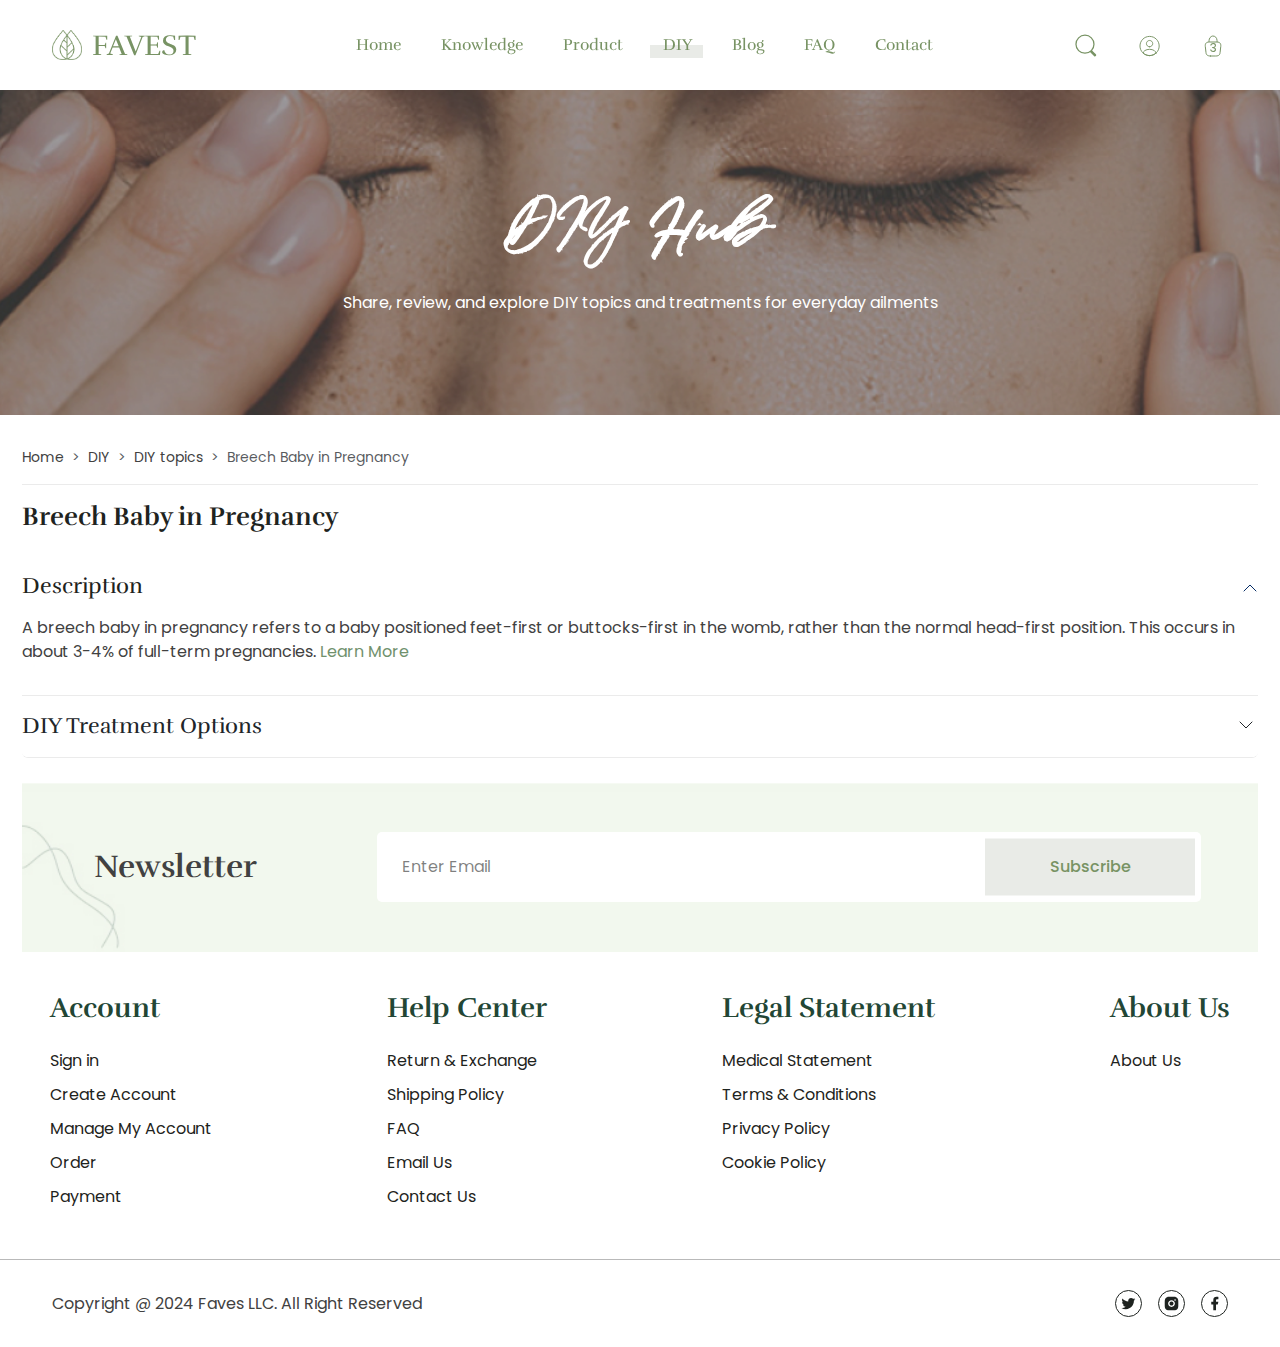
<file: breech-baby-no-enteries.html>
<!DOCTYPE html>
<html lang="en">
<head>
    <meta charset="UTF-8">
    <meta name="viewport" content="width=device-width, initial-scale=1.0">
    <title>Favest DIY</title>

    <link rel="preconnect" href="https://fonts.googleapis.com">
<link rel="preconnect" href="https://fonts.gstatic.com" crossorigin>
<link href="https://fonts.googleapis.com/css2?family=Inter:ital,opsz,wght@0,14..32,100..900;1,14..32,100..900&family=Poppins:wght@400;500;700&family=Rufina:wght@400;700&display=swap" rel="stylesheet">

    <link rel="stylesheet" href="assets/css/bootstrap.min.css">
    <link rel="stylesheet" href="assets/css/style.css">
</head>
<body>
    <header>
        <div  class="container-fluid">
            <div class="row align-items-center">
                <div class="col-4 mobile-header">
                    <div class="d-flex gap-4 align-items-center">
                        <span id="menu-btn">
                            <svg xmlns="http://www.w3.org/2000/svg" width="24" height="24" viewBox="0 0 24 24" fill="none">
                                <path d="M3 3H21" stroke="#1E2320" stroke-linecap="round"/>
                                <path d="M3 12H13" stroke="#1E2320" stroke-linecap="round"/>
                                <path d="M3 21H21" stroke="#1E2320" stroke-linecap="round"/>
                            </svg>
                        </span>
                        <div class="search-modal search-modal-mobile">
                            <a href="#" id="searchBtnMobile">
                                <svg xmlns="http://www.w3.org/2000/svg" width="19" height="19" viewBox="0 0 19 19" fill="none">
                                    <path d="M8.6875 15.2339C12.6225 15.2339 15.8125 12.0439 15.8125 8.10889C15.8125 4.17386 12.6225 0.983887 8.6875 0.983887C4.75247 0.983887 1.5625 4.17386 1.5625 8.10889C1.5625 12.0439 4.75247 15.2339 8.6875 15.2339Z" stroke="#1E2320" stroke-linecap="round" stroke-linejoin="round"/>
                                    <path d="M16.2089 17.0874C16.4042 17.2827 16.7208 17.2827 16.9161 17.0874C17.1113 16.8922 17.1113 16.5756 16.9161 16.3803L16.2089 17.0874ZM14.2911 13.7553L13.9375 13.4018L13.2304 14.1089L13.5839 14.4624L14.2911 13.7553ZM16.9161 16.3803L14.2911 13.7553L13.5839 14.4624L16.2089 17.0874L16.9161 16.3803Z" fill="#1E2320"/>
                                </svg>
                            </a>
                            <div class="search-sidebar-wrapper">
                                <button type="button" id="closeButtonMobile"><img src="assets/images/close-icon.svg" alt=""></button>
                                <div class="topic-search px-4 position-relative">
                                    <form class="search-form d-flex gap-2 align-items-center pt-4">
                                        <img src="assets/images/search-icon.svg" alt="">
                                        <div class="position-relative form-field btn-field mb-0 w-100">
                                            <input type="text" id="searchInputMobile" class="form-control" placeholder="Search here">
                                            <button type="button" id="clearButtonMobile"><img src="assets/images/close-icon.svg" alt=""></button>
                                        </div>
                                    </form>
                                    <div id="searchResultsMobile" class="search-results w-100"></div>
                                </div>
                            </div>
                        </div>
                        
                    </div>
                </div>
                <div class="col-xl-2 col-lg-2 col-4">
                    <a href="#" class="logo">
                        <img src="assets/images/logo.png" alt="">
                        <span>Favest</span>
                    </a>
                </div>
                <div class="col-xl-8 col-lg-8 desktop-header">
                    <nav class="menu d-lg-flex justify-content-center">
                        <span id="close-menu">X</span>
                        <ul class="list-unstyled p-0 m-0 d-lg-flex">
                            <li><a href="#">Home</a></li>
                            <li><a href="#">Knowledge</a></li>
                            <li><a href="#">Product</a></li>
                            <li><a href="index.html" class="active">DIY</a></li>
                            <li><a href="#">Blog</a></li>
                            <li><a href="#">FAQ</a></li>
                            <li><a href="#">Contact</a></li>
                        </ul>
                    </nav>
                </div>
                <div class="col-xl-2 col-lg-2 col-4">
                    <div class="nav-btns d-flex justify-content-end align-items-center gap-3">
                        <div class="search-modal search-modal-desktop">
                            <a href="#" id="searchBtnDesktop">
                                <svg xmlns="http://www.w3.org/2000/svg" width="19" height="19" viewBox="0 0 19 19" fill="none">
                                    <path d="M8.6875 15.2339C12.6225 15.2339 15.8125 12.0439 15.8125 8.10889C15.8125 4.17386 12.6225 0.983887 8.6875 0.983887C4.75247 0.983887 1.5625 4.17386 1.5625 8.10889C1.5625 12.0439 4.75247 15.2339 8.6875 15.2339Z" stroke="#1E2320" stroke-linecap="round" stroke-linejoin="round"/>
                                    <path d="M16.2089 17.0874C16.4042 17.2827 16.7208 17.2827 16.9161 17.0874C17.1113 16.8922 17.1113 16.5756 16.9161 16.3803L16.2089 17.0874ZM14.2911 13.7553L13.9375 13.4018L13.2304 14.1089L13.5839 14.4624L14.2911 13.7553ZM16.9161 16.3803L14.2911 13.7553L13.5839 14.4624L16.2089 17.0874L16.9161 16.3803Z" fill="#1E2320"/>
                                </svg>
                            </a>
                            <div class="search-sidebar-wrapper">
                                <div class="topic-search px-4 position-relative">
                                    <form class="search-form d-flex gap-2 align-items-center pt-4">
                                        <img src="assets/images/search-icon.svg" alt="">
                                        <div class="position-relative form-field btn-field mb-0 w-100">
                                            <input type="text" id="searchInputDesktop" class="form-control" placeholder="Search here">
                                            <button type="button" id="clearButtonDesktop"><img src="assets/images/close-icon.svg" alt=""></button>
                                        </div>
                                    </form>
                                    <div id="searchResultsDesktop" class="search-results w-100"></div>
                                </div>
                            </div>
                        </div>

                        <div>
                            <a href="#">
                                <svg xmlns="http://www.w3.org/2000/svg" width="25" height="24" viewBox="0 0 25 24" fill="none">
                                    <path d="M12.1827 12.78C12.1127 12.77 12.0227 12.77 11.9427 12.78C10.1827 12.72 8.78271 11.28 8.78271 9.50998C8.78271 7.69998 10.2427 6.22998 12.0627 6.22998C13.8727 6.22998 15.3427 7.69998 15.3427 9.50998C15.3327 11.28 13.9427 12.72 12.1827 12.78Z" stroke="#1E2320" stroke-linecap="round" stroke-linejoin="round"/>
                                    <path d="M18.8023 19.3801C17.0223 21.0101 14.6623 22.0001 12.0623 22.0001C9.46227 22.0001 7.10227 21.0101 5.32227 19.3801C5.42227 18.4401 6.02227 17.5201 7.09227 16.8001C9.83227 14.9801 14.3123 14.9801 17.0323 16.8001C18.1023 17.5201 18.7023 18.4401 18.8023 19.3801Z" stroke="#1E2320" stroke-linecap="round" stroke-linejoin="round"/>
                                    <path d="M12.0625 22C17.5853 22 22.0625 17.5228 22.0625 12C22.0625 6.47715 17.5853 2 12.0625 2C6.53965 2 2.0625 6.47715 2.0625 12C2.0625 17.5228 6.53965 22 12.0625 22Z" stroke="#1E2320" stroke-linecap="round" stroke-linejoin="round"/>
                                </svg>
                            </a>
                        </div>
                        <div>
                            <a href="#" class="position-relative cart-bag">
                                <svg xmlns="http://www.w3.org/2000/svg" width="23" height="24" viewBox="0 0 23 24" fill="none">
                                    <path d="M7.87013 22H13.2035C16.7768 22 17.4168 20.39 17.6035 18.43L18.2701 12.43C18.5101 9.99 17.8879 8 14.0923 8H6.98124C3.18568 8 2.56346 9.99 2.80346 12.43L3.47013 18.43C3.65679 20.39 4.29679 22 7.87013 22Z" stroke="#1E2320" stroke-miterlimit="10" stroke-linecap="round" stroke-linejoin="round"/>
                                    <path d="M6.53662 7.67001V6.70001C6.53662 4.45001 8.14551 2.24001 10.1455 2.03001C12.5277 1.77001 14.5366 3.88001 14.5366 6.51001V7.89001" stroke="#1E2320" stroke-miterlimit="10" stroke-linecap="round" stroke-linejoin="round"/>
                                </svg>
                                <span class="bag-count">3</span>
                            </a>
                        </div>
                        
                    </div>
                </div>
            </div>
        </div>
    </header>
    <main>
        <section class="hero-section">
            <div class="container">
                <div class="hero-text">
                    <h2>DIY Hub</h2>
                    <p class="mb-0 mt-4">Share, review, and explore DIY topics and treatments for everyday ailments</p>
                </div>
                
            </div>
        </section>
        <nav aria-label="breadcrumb" class="px-22 breadcrumb-nav">
            <ol class="breadcrumb mb-0">
              <li class="breadcrumb-item"><a href="#">Home</a></li>
              <li class="breadcrumb-item"><a href="#">DIY</a></li>
              <li class="breadcrumb-item"><a href="#">DIY topics</a></li>
              <li class="breadcrumb-item active" aria-current="page">Breech Baby in Pregnancy</li>
            </ol>
        </nav>
        <section class="px-22 diy-topics mb-4">
            <div class=" d-flex justify-content-between align-items-center mb-4">
                <h2 class="text-theme-black mb-0">
                    Breech Baby in Pregnancy
                </h2>
            </div>
            <div class="add-topic-form">
                <form>
                    <div class="accordion add-topic-accordion" id="accordionBabyBreech">
                        <div class="accordion-item">
                          <h2 class="accordion-header" id="headingOne">
                            <button class="accordion-button" type="button" data-bs-toggle="collapse" data-bs-target="#collapseOne" aria-expanded="true" aria-controls="collapseOne">
                                Description
                            </button>
                          </h2>
                          <div id="collapseOne" class="accordion-collapse collapse show" aria-labelledby="headingOne" data-bs-parent="#accordionAddTopic">
                            <div class="accordion-body">
                                <p>A breech baby in pregnancy refers to a baby positioned feet-first or buttocks-first in the womb, rather than the normal head-first position. This occurs in about 3-4% of full-term pregnancies. <a href="#" class="text-normal-green">Learn More</a> </p>
                            </div>
                          </div>
                        </div>
                        <div class="accordion-item">
                          <h2 class="accordion-header" id="headingTwo">
                            <button class="accordion-button collapsed" type="button" data-bs-toggle="collapse" data-bs-target="#collapseTwo" aria-expanded="false" aria-controls="collapseTwo">
                                DIY Treatment Options
                            </button>
                          </h2>
                          <div id="collapseTwo" class="accordion-collapse collapse" aria-labelledby="headingTwo" data-bs-parent="#accordionBabyBreech">
                            <div class="accordion-body">
                                <div class="d-flex align-items-center justify-content-between">
                                    <div class="select-dropdown">
                                        <div class="custom-select">
                                            <div class="selected-option">Sort by</div>
                                            <div class="options-list">
                                                <div class="option" data-value="1">Best rating</div>
                                                <div class="option" data-value="2">Updated On</div>
                                                <div class="option" data-value="3">Treatment A - Z</div>
                                            </div>
                                        </div>
                                    </div>   
                                    <a href="treatment-options.html" class="theme-btn theme-btn-secondary"><img class="me-2" src="assets/images/plus-icon.svg" alt="">Add a Treatment</a>
                                </div>
                                <p class="text-center mt-3">So far there are no treatment entries. Please check back later.</p>
                            </div>
                          </div>
                        </div>
                    </div>
                    </div>
                </form>
            </div>
        </section>
    </main>
    <footer>
        <div class="footer-newsletter mx-22">
            <div class="container-fluid">
                <div class="row align-items-center">
                    <div class="col-md-3">
                        <h2 class="mb-md-0 mb-4 fw-bold">Newsletter</h2>
                    </div>
                    <div class="col-md-9">
                        <form class="subscribe-form">
                            <input type="text" placeholder="Enter Email" class="form-control">
                            <button type="submit">Subscribe</button>
                        </form>
                    </div>
                </div>
            </div>
        </div>
        <div class="container-fluid">
            <div class="footer-area">
                <div class="d-flex justify-content-between">
                    <div class="footer-col">
                        <div class="footer-widget">
                            <h4 class="mb-4 text-dark-green">Account</h4>
                            <ul class="list-unstyled mb-0 p-0 footer-links">
                                <li><a href="#">Sign in</a></li>
                                <li><a href="#">Create Account</a></li>
                                <li><a href="#">Manage My Account</a></li>
                                <li><a href="#">Order</a></li>
                                <li><a href="#">Payment</a></li>
                            </ul>
                        </div>
                    </div>
                    <div class="footer-col">
                        <div class="footer-widget">
                            <h4 class="mb-4 text-dark-green">Help Center</h4>
                            <ul class="list-unstyled mb-0 p-0 footer-links">
                                <li><a href="#">Return &amp; Exchange</a></li>
                                <li><a href="#">Shipping Policy</a></li>
                                <li><a href="#">FAQ</a></li>
                                <li><a href="#">Email Us</a></li>
                                <li><a href="#">Contact Us</a></li>
                            </ul>
                        </div>
                    </div>
                    <div class="footer-col">
                        <div class="footer-widget">
                            <h4 class="mb-4 text-dark-green">Legal Statement</h4>
                            <ul class="list-unstyled mb-0 p-0 footer-links">
                                <li><a href="#">Medical Statement</a></li>
                                <li><a href="#">Terms &amp; Conditions</a></li>
                                <li><a href="#">Privacy Policy</a></li>
                                <li><a href="#">Cookie Policy</a></li>
                            </ul>
                        </div>
                    </div>
                    <div class="footer-col">
                        <div class="footer-widget">
                            <h4 class="mb-4 text-dark-green">About Us</h4>
                            <ul class="list-unstyled mb-0 p-0 footer-links">
                                <li><a href="#">About Us</a></li>
                            </ul>
                        </div>
                    </div>
                </div>
            </div>
        </div>
        <div class="footer-btm">
            <div class="container-fluid">
                <div class="d-flex flex-md-row flex-column gap-md-0 gap-3 justify-content-center align-items-center justify-content-md-between">
                    <p class="mb-0 text-md-start text-center">Copyright @ 2024 Faves LLC.   All Right Reserved</p>
                    <ul class="list-unstyled p-0 m-0 d-flex gap-3 social-links">
                        <li><a href="#"><img src="assets/images/twitter-icon.svg" alt=""></a></li>
                        <li><a href="#"><img src="assets/images/insta-icon.svg" alt=""></a></li>
                        <li><a href="#"><img src="assets/images/fb-icon.svg" alt=""></a></li>
                    </ul>
                </div>
                
            </div>
            
        </div>
    </footer>

    <script src="assets/js/jquery-3.7.1.min.js"></script>
    
        <script src="assets/js/bootstrap.min.js"></script>
        <script src="assets/js/scripts.js"></script>
</body>
</html>
</file>
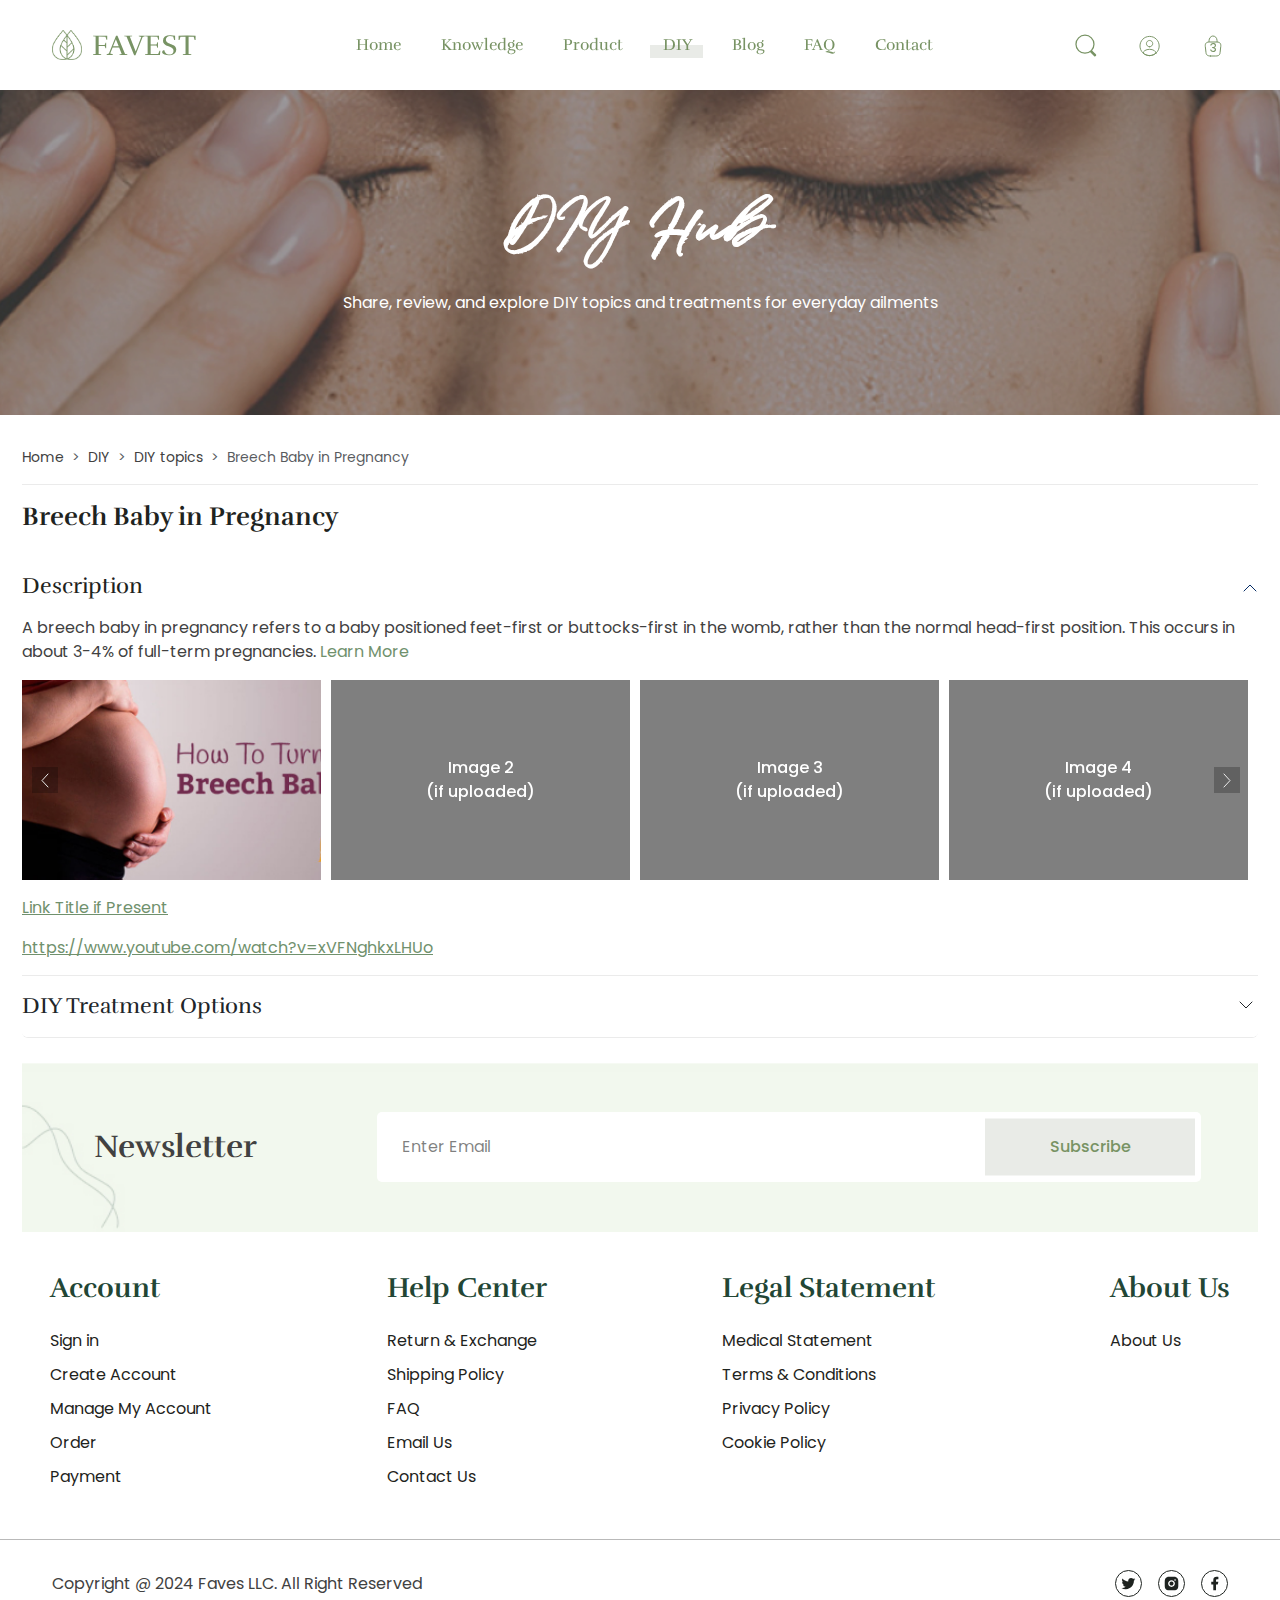
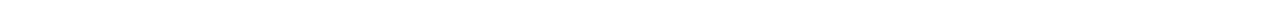
<file: breech-baby-no-enteries2.html>
<!DOCTYPE html>
<html lang="en">
<head>
    <meta charset="UTF-8">
    <meta name="viewport" content="width=device-width, initial-scale=1.0">
    <title>Favest DIY</title>

    <link rel="preconnect" href="https://fonts.googleapis.com">
    <link rel="preconnect" href="https://fonts.gstatic.com" crossorigin>
    <link href="https://fonts.googleapis.com/css2?family=Inter:ital,opsz,wght@0,14..32,100..900;1,14..32,100..900&family=Poppins:wght@400;500;700&family=Rufina:wght@400;700&display=swap" rel="stylesheet">

    <link rel="stylesheet" href="assets/css/slick.css">
    <link rel="stylesheet" href="assets/css/bootstrap.min.css">
    <link rel="stylesheet" href="assets/css/style.css">
</head>
<body>
    <header>
        <div  class="container-fluid">
            <div class="row align-items-center">
                <div class="col-4 mobile-header">
                    <div class="d-flex gap-4 align-items-center">
                        <span id="menu-btn">
                            <svg xmlns="http://www.w3.org/2000/svg" width="24" height="24" viewBox="0 0 24 24" fill="none">
                                <path d="M3 3H21" stroke="#1E2320" stroke-linecap="round"/>
                                <path d="M3 12H13" stroke="#1E2320" stroke-linecap="round"/>
                                <path d="M3 21H21" stroke="#1E2320" stroke-linecap="round"/>
                            </svg>
                        </span>
                        <div class="search-modal search-modal-mobile">
                            <a href="#" id="searchBtnMobile">
                                <svg xmlns="http://www.w3.org/2000/svg" width="19" height="19" viewBox="0 0 19 19" fill="none">
                                    <path d="M8.6875 15.2339C12.6225 15.2339 15.8125 12.0439 15.8125 8.10889C15.8125 4.17386 12.6225 0.983887 8.6875 0.983887C4.75247 0.983887 1.5625 4.17386 1.5625 8.10889C1.5625 12.0439 4.75247 15.2339 8.6875 15.2339Z" stroke="#1E2320" stroke-linecap="round" stroke-linejoin="round"/>
                                    <path d="M16.2089 17.0874C16.4042 17.2827 16.7208 17.2827 16.9161 17.0874C17.1113 16.8922 17.1113 16.5756 16.9161 16.3803L16.2089 17.0874ZM14.2911 13.7553L13.9375 13.4018L13.2304 14.1089L13.5839 14.4624L14.2911 13.7553ZM16.9161 16.3803L14.2911 13.7553L13.5839 14.4624L16.2089 17.0874L16.9161 16.3803Z" fill="#1E2320"/>
                                </svg>
                            </a>
                            <div class="search-sidebar-wrapper">
                                <button type="button" id="closeButtonMobile"><img src="assets/images/close-icon.svg" alt=""></button>
                                <div class="topic-search px-4 position-relative">
                                    <form class="search-form d-flex gap-2 align-items-center pt-4">
                                        <img src="assets/images/search-icon.svg" alt="">
                                        <div class="position-relative form-field btn-field mb-0 w-100">
                                            <input type="text" id="searchInputMobile" class="form-control" placeholder="Search here">
                                            <button type="button" id="clearButtonMobile"><img src="assets/images/close-icon.svg" alt=""></button>
                                        </div>
                                    </form>
                                    <div id="searchResultsMobile" class="search-results w-100"></div>
                                </div>
                            </div>
                        </div>
                        
                    </div>
                </div>
                <div class="col-xl-2 col-lg-2 col-4">
                    <a href="#" class="logo">
                        <img src="assets/images/logo.png" alt="">
                        <span>Favest</span>
                    </a>
                </div>
                <div class="col-xl-8 col-lg-8 desktop-header">
                    <nav class="menu d-lg-flex justify-content-center">
                        <span id="close-menu">X</span>
                        <ul class="list-unstyled p-0 m-0 d-lg-flex">
                            <li><a href="#">Home</a></li>
                            <li><a href="#">Knowledge</a></li>
                            <li><a href="#">Product</a></li>
                            <li><a href="index.html" class="active">DIY</a></li>
                            <li><a href="#">Blog</a></li>
                            <li><a href="#">FAQ</a></li>
                            <li><a href="#">Contact</a></li>
                        </ul>
                    </nav>
                </div>
                <div class="col-xl-2 col-lg-2 col-4">
                    <div class="nav-btns d-flex justify-content-end align-items-center gap-3">
                        <div class="search-modal search-modal-desktop">
                            <a href="#" id="searchBtnDesktop">
                                <svg xmlns="http://www.w3.org/2000/svg" width="19" height="19" viewBox="0 0 19 19" fill="none">
                                    <path d="M8.6875 15.2339C12.6225 15.2339 15.8125 12.0439 15.8125 8.10889C15.8125 4.17386 12.6225 0.983887 8.6875 0.983887C4.75247 0.983887 1.5625 4.17386 1.5625 8.10889C1.5625 12.0439 4.75247 15.2339 8.6875 15.2339Z" stroke="#1E2320" stroke-linecap="round" stroke-linejoin="round"/>
                                    <path d="M16.2089 17.0874C16.4042 17.2827 16.7208 17.2827 16.9161 17.0874C17.1113 16.8922 17.1113 16.5756 16.9161 16.3803L16.2089 17.0874ZM14.2911 13.7553L13.9375 13.4018L13.2304 14.1089L13.5839 14.4624L14.2911 13.7553ZM16.9161 16.3803L14.2911 13.7553L13.5839 14.4624L16.2089 17.0874L16.9161 16.3803Z" fill="#1E2320"/>
                                </svg>
                            </a>
                            <div class="search-sidebar-wrapper">
                                <div class="topic-search px-4 position-relative">
                                    <form class="search-form d-flex gap-2 align-items-center pt-4">
                                        <img src="assets/images/search-icon.svg" alt="">
                                        <div class="position-relative form-field btn-field mb-0 w-100">
                                            <input type="text" id="searchInputDesktop" class="form-control" placeholder="Search here">
                                            <button type="button" id="clearButtonDesktop"><img src="assets/images/close-icon.svg" alt=""></button>
                                        </div>
                                    </form>
                                    <div id="searchResultsDesktop" class="search-results w-100"></div>
                                </div>
                            </div>
                        </div>

                        <div>
                            <a href="#">
                                <svg xmlns="http://www.w3.org/2000/svg" width="25" height="24" viewBox="0 0 25 24" fill="none">
                                    <path d="M12.1827 12.78C12.1127 12.77 12.0227 12.77 11.9427 12.78C10.1827 12.72 8.78271 11.28 8.78271 9.50998C8.78271 7.69998 10.2427 6.22998 12.0627 6.22998C13.8727 6.22998 15.3427 7.69998 15.3427 9.50998C15.3327 11.28 13.9427 12.72 12.1827 12.78Z" stroke="#1E2320" stroke-linecap="round" stroke-linejoin="round"/>
                                    <path d="M18.8023 19.3801C17.0223 21.0101 14.6623 22.0001 12.0623 22.0001C9.46227 22.0001 7.10227 21.0101 5.32227 19.3801C5.42227 18.4401 6.02227 17.5201 7.09227 16.8001C9.83227 14.9801 14.3123 14.9801 17.0323 16.8001C18.1023 17.5201 18.7023 18.4401 18.8023 19.3801Z" stroke="#1E2320" stroke-linecap="round" stroke-linejoin="round"/>
                                    <path d="M12.0625 22C17.5853 22 22.0625 17.5228 22.0625 12C22.0625 6.47715 17.5853 2 12.0625 2C6.53965 2 2.0625 6.47715 2.0625 12C2.0625 17.5228 6.53965 22 12.0625 22Z" stroke="#1E2320" stroke-linecap="round" stroke-linejoin="round"/>
                                </svg>
                            </a>
                        </div>
                        <div>
                            <a href="#" class="position-relative cart-bag">
                                <svg xmlns="http://www.w3.org/2000/svg" width="23" height="24" viewBox="0 0 23 24" fill="none">
                                    <path d="M7.87013 22H13.2035C16.7768 22 17.4168 20.39 17.6035 18.43L18.2701 12.43C18.5101 9.99 17.8879 8 14.0923 8H6.98124C3.18568 8 2.56346 9.99 2.80346 12.43L3.47013 18.43C3.65679 20.39 4.29679 22 7.87013 22Z" stroke="#1E2320" stroke-miterlimit="10" stroke-linecap="round" stroke-linejoin="round"/>
                                    <path d="M6.53662 7.67001V6.70001C6.53662 4.45001 8.14551 2.24001 10.1455 2.03001C12.5277 1.77001 14.5366 3.88001 14.5366 6.51001V7.89001" stroke="#1E2320" stroke-miterlimit="10" stroke-linecap="round" stroke-linejoin="round"/>
                                </svg>
                                <span class="bag-count">3</span>
                            </a>
                        </div>
                        
                    </div>
                </div>
            </div>
        </div>
    </header>
    <main>
        <section class="hero-section">
            <div class="container">
                <div class="hero-text">
                    <h2>DIY Hub</h2>
                    <p class="mb-0 mt-4">Share, review, and explore DIY topics and treatments for everyday ailments</p>
                </div>
                
            </div>
        </section>
        <nav aria-label="breadcrumb" class="px-22 breadcrumb-nav">
            <ol class="breadcrumb mb-0">
              <li class="breadcrumb-item"><a href="#">Home</a></li>
              <li class="breadcrumb-item"><a href="#">DIY</a></li>
              <li class="breadcrumb-item"><a href="#">DIY topics</a></li>
              <li class="breadcrumb-item active" aria-current="page">Breech Baby in Pregnancy</li>
            </ol>
        </nav>
        <section class="px-22 diy-topics mb-4">
            <div class=" d-flex justify-content-between align-items-center mb-4">
                <h2 class="text-theme-black mb-0">
                    Breech Baby in Pregnancy
                </h2>
            </div>
            <div class="add-topic-form">
                <form>
                    <div class="accordion add-topic-accordion" id="accordionBabyBreech">
                        <div class="accordion-item">
                          <h2 class="accordion-header" id="headingOne">
                            <button class="accordion-button" type="button" data-bs-toggle="collapse" data-bs-target="#collapseOne" aria-expanded="true" aria-controls="collapseOne">
                                Description
                            </button>
                          </h2>
                          <div id="collapseOne" class="accordion-collapse collapse show" aria-labelledby="headingOne" data-bs-parent="#accordionAddTopic">
                            <div class="accordion-body">
                                <p>A breech baby in pregnancy refers to a baby positioned feet-first or buttocks-first in the womb, rather than the normal head-first position. This occurs in about 3-4% of full-term pregnancies. <a href="#" class="text-normal-green">Learn More</a> </p>
                                <div class="images-slider">
                                    <div class="img-item">
                                        <img src="assets/images/img1.jpg" alt="">
                                    </div>
                                    <div class="img-item">
                                        <div class="img-placeholder">
                                            <span>Image 2 <br>
                                                (if uploaded)</span>
                                        </div>
                                    </div>
                                    <div class="img-item">
                                        <div class="img-placeholder">
                                            <span>Image 3 <br>
                                                (if uploaded)</span>
                                        </div>
                                    </div>
                                    <div class="img-item">
                                        <div class="img-placeholder">
                                            <span>Image 4 <br>
                                                (if uploaded)</span>
                                        </div>
                                    </div>
                                    <div class="img-item">
                                        <div class="img-placeholder">
                                            <span>Image 5 <br>
                                                (if uploaded)</span>
                                        </div>
                                    </div>
                                    <div class="img-item">
                                        <div class="img-placeholder">
                                            <span>Image 6 <br>
                                                (if uploaded)</span>
                                        </div>
                                    </div>
                                    <div class="img-item">
                                        <div class="img-placeholder">
                                            <span>Image 7 <br>
                                                (if uploaded)</span>
                                        </div>
                                    </div>
                                </div>
                                <div class="desc-links mt-3">
                                    <a href="#" class="text-normal-green text-decoration-underline d-block pb-3">Link Title if Present</a>
                                    <a href="#" class="text-normal-green text-decoration-underline d-block">https://www.youtube.com/watch?v=xVFNghkxLHUo</a>
                                </div>
                            </div>
                          </div>
                        </div>
                        <div class="accordion-item">
                          <h2 class="accordion-header" id="headingTwo">
                            <button class="accordion-button collapsed" type="button" data-bs-toggle="collapse" data-bs-target="#collapseTwo" aria-expanded="false" aria-controls="collapseTwo">
                                DIY Treatment Options
                            </button>
                          </h2>
                          <div id="collapseTwo" class="accordion-collapse collapse" aria-labelledby="headingTwo" data-bs-parent="#accordionBabyBreech">
                            <div class="accordion-body">
                                <div class="d-flex align-items-center justify-content-between">
                                    <div class="select-dropdown">
                                        <div class="custom-select">
                                            <div class="selected-option">Sort by</div>
                                            <div class="options-list">
                                                <div class="option" data-value="1">Best rating</div>
                                                <div class="option" data-value="2">Updated On</div>
                                                <div class="option" data-value="3">Treatment A - Z</div>
                                            </div>
                                        </div>
                                    </div>   
                                    <a href="treatment-options.html" class="theme-btn theme-btn-secondary"><img class="me-2" src="assets/images/plus-icon.svg" alt="">Add a Treatment</a>
                                </div>
                                <p class="text-center mt-3">So far there are no treatment entries. Please check back later.</p>
                            </div>
                          </div>
                        </div>
                    </div>
                    </div>
                </form>
            </div>
        </section>
    </main>
    <footer>
        <div class="footer-newsletter mx-22">
            <div class="container-fluid">
                <div class="row align-items-center">
                    <div class="col-md-3">
                        <h2 class="mb-md-0 mb-4 fw-bold">Newsletter</h2>
                    </div>
                    <div class="col-md-9">
                        <form class="subscribe-form">
                            <input type="text" placeholder="Enter Email" class="form-control">
                            <button type="submit">Subscribe</button>
                        </form>
                    </div>
                </div>
            </div>
        </div>
        <div class="container-fluid">
            <div class="footer-area">
                <div class="d-flex justify-content-between">
                    <div class="footer-col">
                        <div class="footer-widget">
                            <h4 class="mb-4 text-dark-green">Account</h4>
                            <ul class="list-unstyled mb-0 p-0 footer-links">
                                <li><a href="#">Sign in</a></li>
                                <li><a href="#">Create Account</a></li>
                                <li><a href="#">Manage My Account</a></li>
                                <li><a href="#">Order</a></li>
                                <li><a href="#">Payment</a></li>
                            </ul>
                        </div>
                    </div>
                    <div class="footer-col">
                        <div class="footer-widget">
                            <h4 class="mb-4 text-dark-green">Help Center</h4>
                            <ul class="list-unstyled mb-0 p-0 footer-links">
                                <li><a href="#">Return &amp; Exchange</a></li>
                                <li><a href="#">Shipping Policy</a></li>
                                <li><a href="#">FAQ</a></li>
                                <li><a href="#">Email Us</a></li>
                                <li><a href="#">Contact Us</a></li>
                            </ul>
                        </div>
                    </div>
                    <div class="footer-col">
                        <div class="footer-widget">
                            <h4 class="mb-4 text-dark-green">Legal Statement</h4>
                            <ul class="list-unstyled mb-0 p-0 footer-links">
                                <li><a href="#">Medical Statement</a></li>
                                <li><a href="#">Terms &amp; Conditions</a></li>
                                <li><a href="#">Privacy Policy</a></li>
                                <li><a href="#">Cookie Policy</a></li>
                            </ul>
                        </div>
                    </div>
                    <div class="footer-col">
                        <div class="footer-widget">
                            <h4 class="mb-4 text-dark-green">About Us</h4>
                            <ul class="list-unstyled mb-0 p-0 footer-links">
                                <li><a href="#">About Us</a></li>
                            </ul>
                        </div>
                    </div>
                </div>
            </div>
        </div>
        <div class="footer-btm">
            <div class="container-fluid">
                <div class="d-flex flex-md-row flex-column gap-md-0 gap-3 justify-content-center align-items-center justify-content-md-between">
                    <p class="mb-0 text-md-start text-center">Copyright @ 2024 Faves LLC.   All Right Reserved</p>
                    <ul class="list-unstyled p-0 m-0 d-flex gap-3 social-links">
                        <li><a href="#"><img src="assets/images/twitter-icon.svg" alt=""></a></li>
                        <li><a href="#"><img src="assets/images/insta-icon.svg" alt=""></a></li>
                        <li><a href="#"><img src="assets/images/fb-icon.svg" alt=""></a></li>
                    </ul>
                </div>
                
            </div>
            
        </div>
    </footer>

    
    
    <script src="assets/js/jquery-3.7.1.min.js"></script>
    <script src="assets/js/bootstrap.min.js"></script>
    <script src="assets/js/slick.min.js"></script>
    <script src="assets/js/scripts.js"></script>
</body>
</html>
</file>
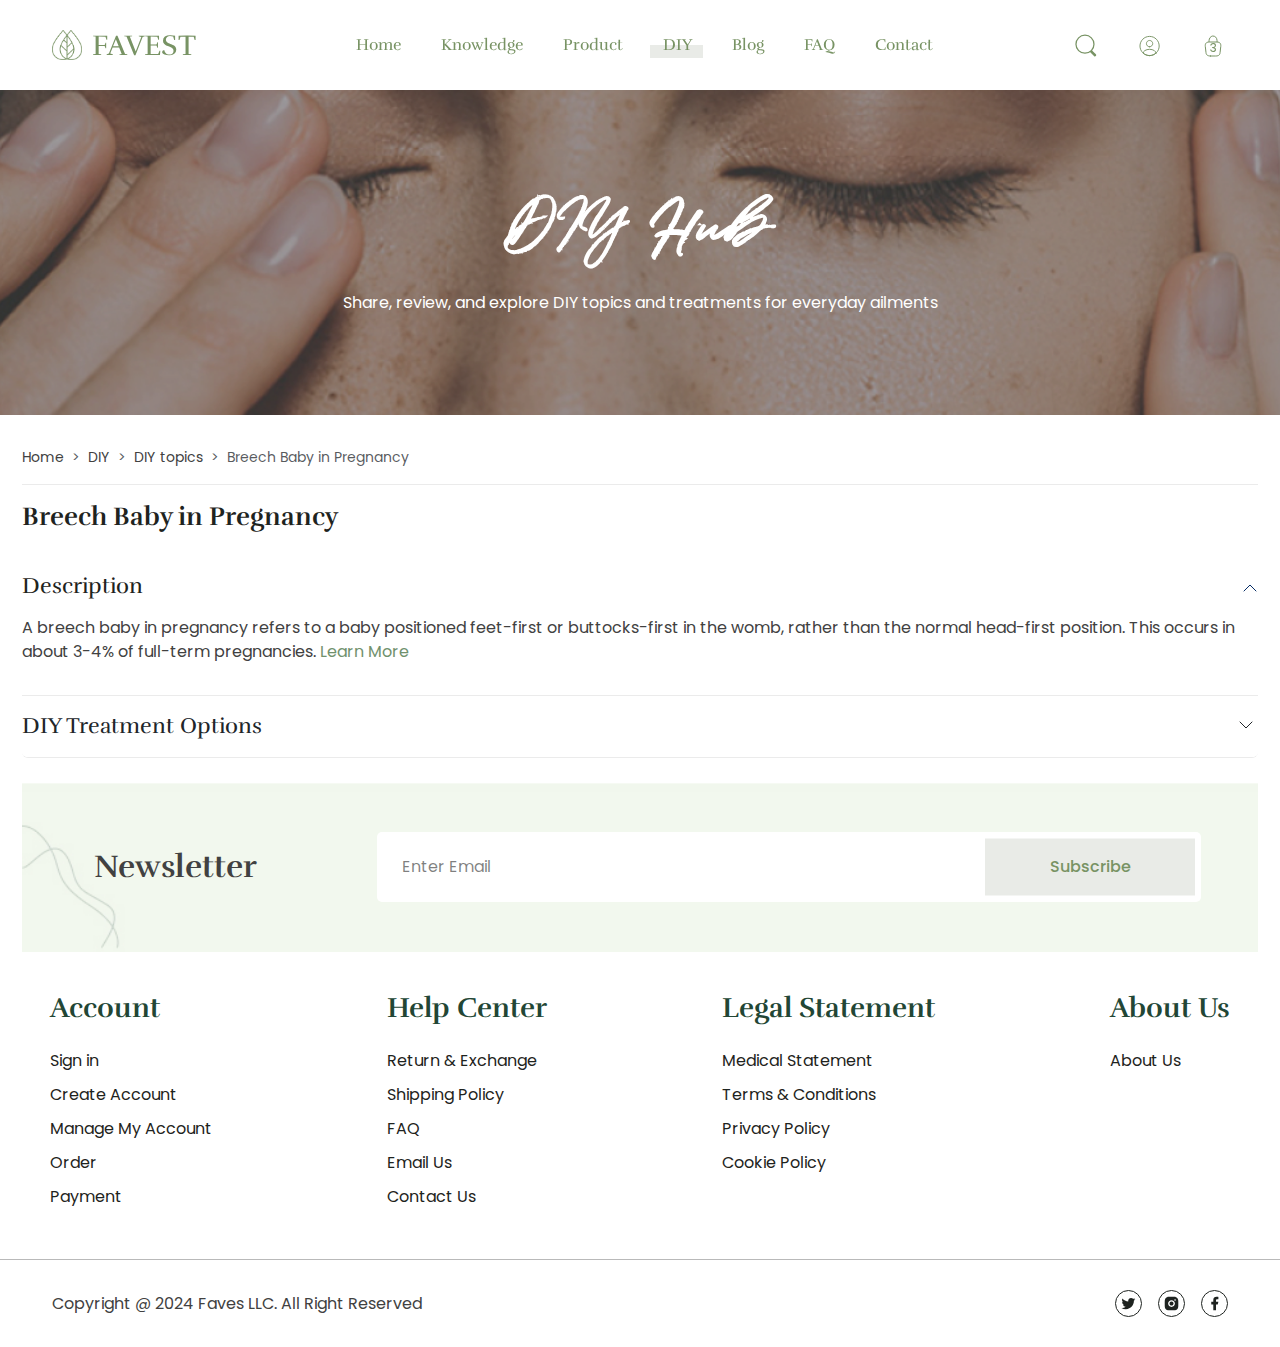
<file: breech-baby-with-enteries.html>
<!DOCTYPE html>
<html lang="en">
<head>
    <meta charset="UTF-8">
    <meta name="viewport" content="width=device-width, initial-scale=1.0">
    <title>Favest DIY</title>

    <link rel="preconnect" href="https://fonts.googleapis.com">
<link rel="preconnect" href="https://fonts.gstatic.com" crossorigin>
<link href="https://fonts.googleapis.com/css2?family=Inter:ital,opsz,wght@0,14..32,100..900;1,14..32,100..900&family=Poppins:wght@400;500;700&family=Rufina:wght@400;700&display=swap" rel="stylesheet">

    <link rel="stylesheet" href="assets/css/bootstrap.min.css">
    <link rel="stylesheet" href="assets/css/style.css">
</head>
<body>
    <header>
        <div  class="container-fluid">
            <div class="row align-items-center">
                <div class="col-4 mobile-header">
                    <div class="d-flex gap-4 align-items-center">
                        <span id="menu-btn">
                            <svg xmlns="http://www.w3.org/2000/svg" width="24" height="24" viewBox="0 0 24 24" fill="none">
                                <path d="M3 3H21" stroke="#1E2320" stroke-linecap="round"/>
                                <path d="M3 12H13" stroke="#1E2320" stroke-linecap="round"/>
                                <path d="M3 21H21" stroke="#1E2320" stroke-linecap="round"/>
                            </svg>
                        </span>
                        <div class="search-modal search-modal-mobile">
                            <a href="#" id="searchBtnMobile">
                                <svg xmlns="http://www.w3.org/2000/svg" width="19" height="19" viewBox="0 0 19 19" fill="none">
                                    <path d="M8.6875 15.2339C12.6225 15.2339 15.8125 12.0439 15.8125 8.10889C15.8125 4.17386 12.6225 0.983887 8.6875 0.983887C4.75247 0.983887 1.5625 4.17386 1.5625 8.10889C1.5625 12.0439 4.75247 15.2339 8.6875 15.2339Z" stroke="#1E2320" stroke-linecap="round" stroke-linejoin="round"/>
                                    <path d="M16.2089 17.0874C16.4042 17.2827 16.7208 17.2827 16.9161 17.0874C17.1113 16.8922 17.1113 16.5756 16.9161 16.3803L16.2089 17.0874ZM14.2911 13.7553L13.9375 13.4018L13.2304 14.1089L13.5839 14.4624L14.2911 13.7553ZM16.9161 16.3803L14.2911 13.7553L13.5839 14.4624L16.2089 17.0874L16.9161 16.3803Z" fill="#1E2320"/>
                                </svg>
                            </a>
                            <div class="search-sidebar-wrapper">
                                <button type="button" id="closeButtonMobile"><img src="assets/images/close-icon.svg" alt=""></button>
                                <div class="topic-search px-4 position-relative">
                                    <form class="search-form d-flex gap-2 align-items-center pt-4">
                                        <img src="assets/images/search-icon.svg" alt="">
                                        <div class="position-relative form-field btn-field mb-0 w-100">
                                            <input type="text" id="searchInputMobile" class="form-control" placeholder="Search here">
                                            <button type="button" id="clearButtonMobile"><img src="assets/images/close-icon.svg" alt=""></button>
                                        </div>
                                    </form>
                                    <div id="searchResultsMobile" class="search-results w-100"></div>
                                </div>
                            </div>
                        </div>
                        
                    </div>
                </div>
                <div class="col-xl-2 col-lg-2 col-4">
                    <a href="#" class="logo">
                        <img src="assets/images/logo.png" alt="">
                        <span>Favest</span>
                    </a>
                </div>
                <div class="col-xl-8 col-lg-8 desktop-header">
                    <nav class="menu d-lg-flex justify-content-center">
                        <span id="close-menu">X</span>
                        <ul class="list-unstyled p-0 m-0 d-lg-flex">
                            <li><a href="#">Home</a></li>
                            <li><a href="#">Knowledge</a></li>
                            <li><a href="#">Product</a></li>
                            <li><a href="index.html" class="active">DIY</a></li>
                            <li><a href="#">Blog</a></li>
                            <li><a href="#">FAQ</a></li>
                            <li><a href="#">Contact</a></li>
                        </ul>
                    </nav>
                </div>
                <div class="col-xl-2 col-lg-2 col-4">
                    <div class="nav-btns d-flex justify-content-end align-items-center gap-3">
                        <div class="search-modal search-modal-desktop">
                            <a href="#" id="searchBtnDesktop">
                                <svg xmlns="http://www.w3.org/2000/svg" width="19" height="19" viewBox="0 0 19 19" fill="none">
                                    <path d="M8.6875 15.2339C12.6225 15.2339 15.8125 12.0439 15.8125 8.10889C15.8125 4.17386 12.6225 0.983887 8.6875 0.983887C4.75247 0.983887 1.5625 4.17386 1.5625 8.10889C1.5625 12.0439 4.75247 15.2339 8.6875 15.2339Z" stroke="#1E2320" stroke-linecap="round" stroke-linejoin="round"/>
                                    <path d="M16.2089 17.0874C16.4042 17.2827 16.7208 17.2827 16.9161 17.0874C17.1113 16.8922 17.1113 16.5756 16.9161 16.3803L16.2089 17.0874ZM14.2911 13.7553L13.9375 13.4018L13.2304 14.1089L13.5839 14.4624L14.2911 13.7553ZM16.9161 16.3803L14.2911 13.7553L13.5839 14.4624L16.2089 17.0874L16.9161 16.3803Z" fill="#1E2320"/>
                                </svg>
                            </a>
                            <div class="search-sidebar-wrapper">
                                <div class="topic-search px-4 position-relative">
                                    <form class="search-form d-flex gap-2 align-items-center pt-4">
                                        <img src="assets/images/search-icon.svg" alt="">
                                        <div class="position-relative form-field btn-field mb-0 w-100">
                                            <input type="text" id="searchInputDesktop" class="form-control" placeholder="Search here">
                                            <button type="button" id="clearButtonDesktop"><img src="assets/images/close-icon.svg" alt=""></button>
                                        </div>
                                    </form>
                                    <div id="searchResultsDesktop" class="search-results w-100"></div>
                                </div>
                            </div>
                        </div>

                        <div>
                            <a href="#">
                                <svg xmlns="http://www.w3.org/2000/svg" width="25" height="24" viewBox="0 0 25 24" fill="none">
                                    <path d="M12.1827 12.78C12.1127 12.77 12.0227 12.77 11.9427 12.78C10.1827 12.72 8.78271 11.28 8.78271 9.50998C8.78271 7.69998 10.2427 6.22998 12.0627 6.22998C13.8727 6.22998 15.3427 7.69998 15.3427 9.50998C15.3327 11.28 13.9427 12.72 12.1827 12.78Z" stroke="#1E2320" stroke-linecap="round" stroke-linejoin="round"/>
                                    <path d="M18.8023 19.3801C17.0223 21.0101 14.6623 22.0001 12.0623 22.0001C9.46227 22.0001 7.10227 21.0101 5.32227 19.3801C5.42227 18.4401 6.02227 17.5201 7.09227 16.8001C9.83227 14.9801 14.3123 14.9801 17.0323 16.8001C18.1023 17.5201 18.7023 18.4401 18.8023 19.3801Z" stroke="#1E2320" stroke-linecap="round" stroke-linejoin="round"/>
                                    <path d="M12.0625 22C17.5853 22 22.0625 17.5228 22.0625 12C22.0625 6.47715 17.5853 2 12.0625 2C6.53965 2 2.0625 6.47715 2.0625 12C2.0625 17.5228 6.53965 22 12.0625 22Z" stroke="#1E2320" stroke-linecap="round" stroke-linejoin="round"/>
                                </svg>
                            </a>
                        </div>
                        <div>
                            <a href="#" class="position-relative cart-bag">
                                <svg xmlns="http://www.w3.org/2000/svg" width="23" height="24" viewBox="0 0 23 24" fill="none">
                                    <path d="M7.87013 22H13.2035C16.7768 22 17.4168 20.39 17.6035 18.43L18.2701 12.43C18.5101 9.99 17.8879 8 14.0923 8H6.98124C3.18568 8 2.56346 9.99 2.80346 12.43L3.47013 18.43C3.65679 20.39 4.29679 22 7.87013 22Z" stroke="#1E2320" stroke-miterlimit="10" stroke-linecap="round" stroke-linejoin="round"/>
                                    <path d="M6.53662 7.67001V6.70001C6.53662 4.45001 8.14551 2.24001 10.1455 2.03001C12.5277 1.77001 14.5366 3.88001 14.5366 6.51001V7.89001" stroke="#1E2320" stroke-miterlimit="10" stroke-linecap="round" stroke-linejoin="round"/>
                                </svg>
                                <span class="bag-count">3</span>
                            </a>
                        </div>
                        
                    </div>
                </div>
            </div>
        </div>
    </header>
    <main>
        <section class="hero-section">
            <div class="container">
                <div class="hero-text">
                    <h2>DIY Hub</h2>
                    <p class="mb-0 mt-4">Share, review, and explore DIY topics and treatments for everyday ailments</p>
                </div>
                
            </div>
        </section>
        <nav aria-label="breadcrumb" class="px-22 breadcrumb-nav">
            <ol class="breadcrumb mb-0">
              <li class="breadcrumb-item"><a href="#">Home</a></li>
              <li class="breadcrumb-item"><a href="#">DIY</a></li>
              <li class="breadcrumb-item"><a href="#">DIY topics</a></li>
              <li class="breadcrumb-item active" aria-current="page">Breech Baby in Pregnancy</li>
            </ol>
        </nav>
        <section class="px-22 diy-topics mb-4">
            <div class=" d-flex justify-content-between align-items-center mb-4">
                <h2 class="text-theme-black mb-0">
                    Breech Baby in Pregnancy
                </h2>
            </div>
            <div class="add-topic-form">
                <form>
                    <div class="accordion baby-entry-accordion" id="accordionBabyBreech">
                        <div class="accordion-item">
                          <h2 class="accordion-header" id="headingOne">
                            <button class="accordion-button" type="button" data-bs-toggle="collapse" data-bs-target="#collapseOne" aria-expanded="true" aria-controls="collapseOne">
                                Description
                            </button>
                          </h2>
                          <div id="collapseOne" class="accordion-collapse collapse show" aria-labelledby="headingOne" data-bs-parent="#accordionAddTopic">
                            <div class="accordion-body">
                                <p>A breech baby in pregnancy refers to a baby positioned feet-first or buttocks-first in the womb, rather than the normal head-first position. This occurs in about 3-4% of full-term pregnancies. <a href="#" class="text-normal-green">Learn More</a> </p>
                            </div>
                          </div>
                        </div>
                        <div class="accordion-item">
                          <h2 class="accordion-header" id="headingTwo">
                            <button class="accordion-button collapsed" type="button" data-bs-toggle="collapse" data-bs-target="#collapseTwo" aria-expanded="false" aria-controls="collapseTwo">
                                DIY Treatment Options
                            </button>
                          </h2>
                          <div id="collapseTwo" class="accordion-collapse collapse" aria-labelledby="headingTwo" data-bs-parent="#accordionBabyBreech">
                            <div class="accordion-body">
                                <div class="d-flex align-items-center justify-content-between">
                                    <div class="select-dropdown">
                                        <div class="custom-select">
                                            <div class="selected-option">Sort by</div>
                                            <div class="options-list">
                                                <div class="option" data-value="1">Best rating</div>
                                                <div class="option" data-value="2">Updated On</div>
                                                <div class="option" data-value="3">Treatment A - Z</div>
                                            </div>
                                        </div>
                                    </div>                                
                                    <a href="treatment-options.html" class="theme-btn theme-btn-secondary"><img class="me-2" src="assets/images/plus-icon.svg" alt="">Add a Treatment</a>
                                </div>
                                <div class="treatment-entries mt-3">
                                    <div class="table-responsive">
                                        <table class="table mb-0">
                                            <thead>
                                              <tr>
                                                <th class="w-65"><h5>Treatment</h5></th>
                                                <th class="text-center w-20"><h5>Rating</h5></th>
                                                <th class="text-end w-20"><h5>Updated On</h5></th>
                                              </tr>
                                            </thead>
                                            <tbody>
                                              <tr>
                                                <td class="w-65"><span class="treatment-name"><a href="#">Moxibustion</a></h5></td>
                                                <td class="w-20"><span class="treatment-rating d-block text-center"><img class="rating-icon me-2" src="assets/images/smile-icon.svg" alt="">80%</h5></td>
                                                <td class="w-20"><span class="text-end d-block">10/12/2024</span></td>
                                              </tr>
                                              <tr>
                                                <td class="w-65"><span class="treatment-name"><a href="#">Breech Tilt, or Pelvic Tilt</a></h5></td>
                                                <td class="w-20"><span class="treatment-rating d-block text-center"><img class="rating-icon me-2" src="assets/images/smile-icon.svg" alt="">80%</h5></td>
                                                <td class="w-20"><span class="text-end d-block">10/12/2024</span></td>
                                              </tr>
                                            </tbody>
                                        </table>
                                    </div>
                                </div>
                            </div>
                          </div>
                        </div>
                    </div>
                    </div>
                </form>
            </div>
        </section>
    </main>
    <footer>
        <div class="footer-newsletter mx-22">
            <div class="container-fluid">
                <div class="row align-items-center">
                    <div class="col-md-3">
                        <h2 class="mb-md-0 mb-4 fw-bold">Newsletter</h2>
                    </div>
                    <div class="col-md-9">
                        <form class="subscribe-form">
                            <input type="text" placeholder="Enter Email" class="form-control">
                            <button type="submit">Subscribe</button>
                        </form>
                    </div>
                </div>
            </div>
        </div>
        <div class="container-fluid">
            <div class="footer-area">
                <div class="d-flex justify-content-between">
                    <div class="footer-col">
                        <div class="footer-widget">
                            <h4 class="mb-4 text-dark-green">Account</h4>
                            <ul class="list-unstyled mb-0 p-0 footer-links">
                                <li><a href="#">Sign in</a></li>
                                <li><a href="#">Create Account</a></li>
                                <li><a href="#">Manage My Account</a></li>
                                <li><a href="#">Order</a></li>
                                <li><a href="#">Payment</a></li>
                            </ul>
                        </div>
                    </div>
                    <div class="footer-col">
                        <div class="footer-widget">
                            <h4 class="mb-4 text-dark-green">Help Center</h4>
                            <ul class="list-unstyled mb-0 p-0 footer-links">
                                <li><a href="#">Return &amp; Exchange</a></li>
                                <li><a href="#">Shipping Policy</a></li>
                                <li><a href="#">FAQ</a></li>
                                <li><a href="#">Email Us</a></li>
                                <li><a href="#">Contact Us</a></li>
                            </ul>
                        </div>
                    </div>
                    <div class="footer-col">
                        <div class="footer-widget">
                            <h4 class="mb-4 text-dark-green">Legal Statement</h4>
                            <ul class="list-unstyled mb-0 p-0 footer-links">
                                <li><a href="#">Medical Statement</a></li>
                                <li><a href="#">Terms &amp; Conditions</a></li>
                                <li><a href="#">Privacy Policy</a></li>
                                <li><a href="#">Cookie Policy</a></li>
                            </ul>
                        </div>
                    </div>
                    <div class="footer-col">
                        <div class="footer-widget">
                            <h4 class="mb-4 text-dark-green">About Us</h4>
                            <ul class="list-unstyled mb-0 p-0 footer-links">
                                <li><a href="#">About Us</a></li>
                            </ul>
                        </div>
                    </div>
                </div>
            </div>
        </div>
        <div class="footer-btm">
            <div class="container-fluid">
                <div class="d-flex flex-md-row flex-column gap-md-0 gap-3 justify-content-center align-items-center justify-content-md-between">
                    <p class="mb-0 text-md-start text-center">Copyright @ 2024 Faves LLC.   All Right Reserved</p>
                    <ul class="list-unstyled p-0 m-0 d-flex gap-3 social-links">
                        <li><a href="#"><img src="assets/images/twitter-icon.svg" alt=""></a></li>
                        <li><a href="#"><img src="assets/images/insta-icon.svg" alt=""></a></li>
                        <li><a href="#"><img src="assets/images/fb-icon.svg" alt=""></a></li>
                    </ul>
                </div>
                
            </div>
            
        </div>
    </footer>

    <script src="assets/js/jquery-3.7.1.min.js"></script>
        
            <script src="assets/js/bootstrap.min.js"></script>
            <script src="assets/js/scripts.js"></script>
</body>
</html>
</file>
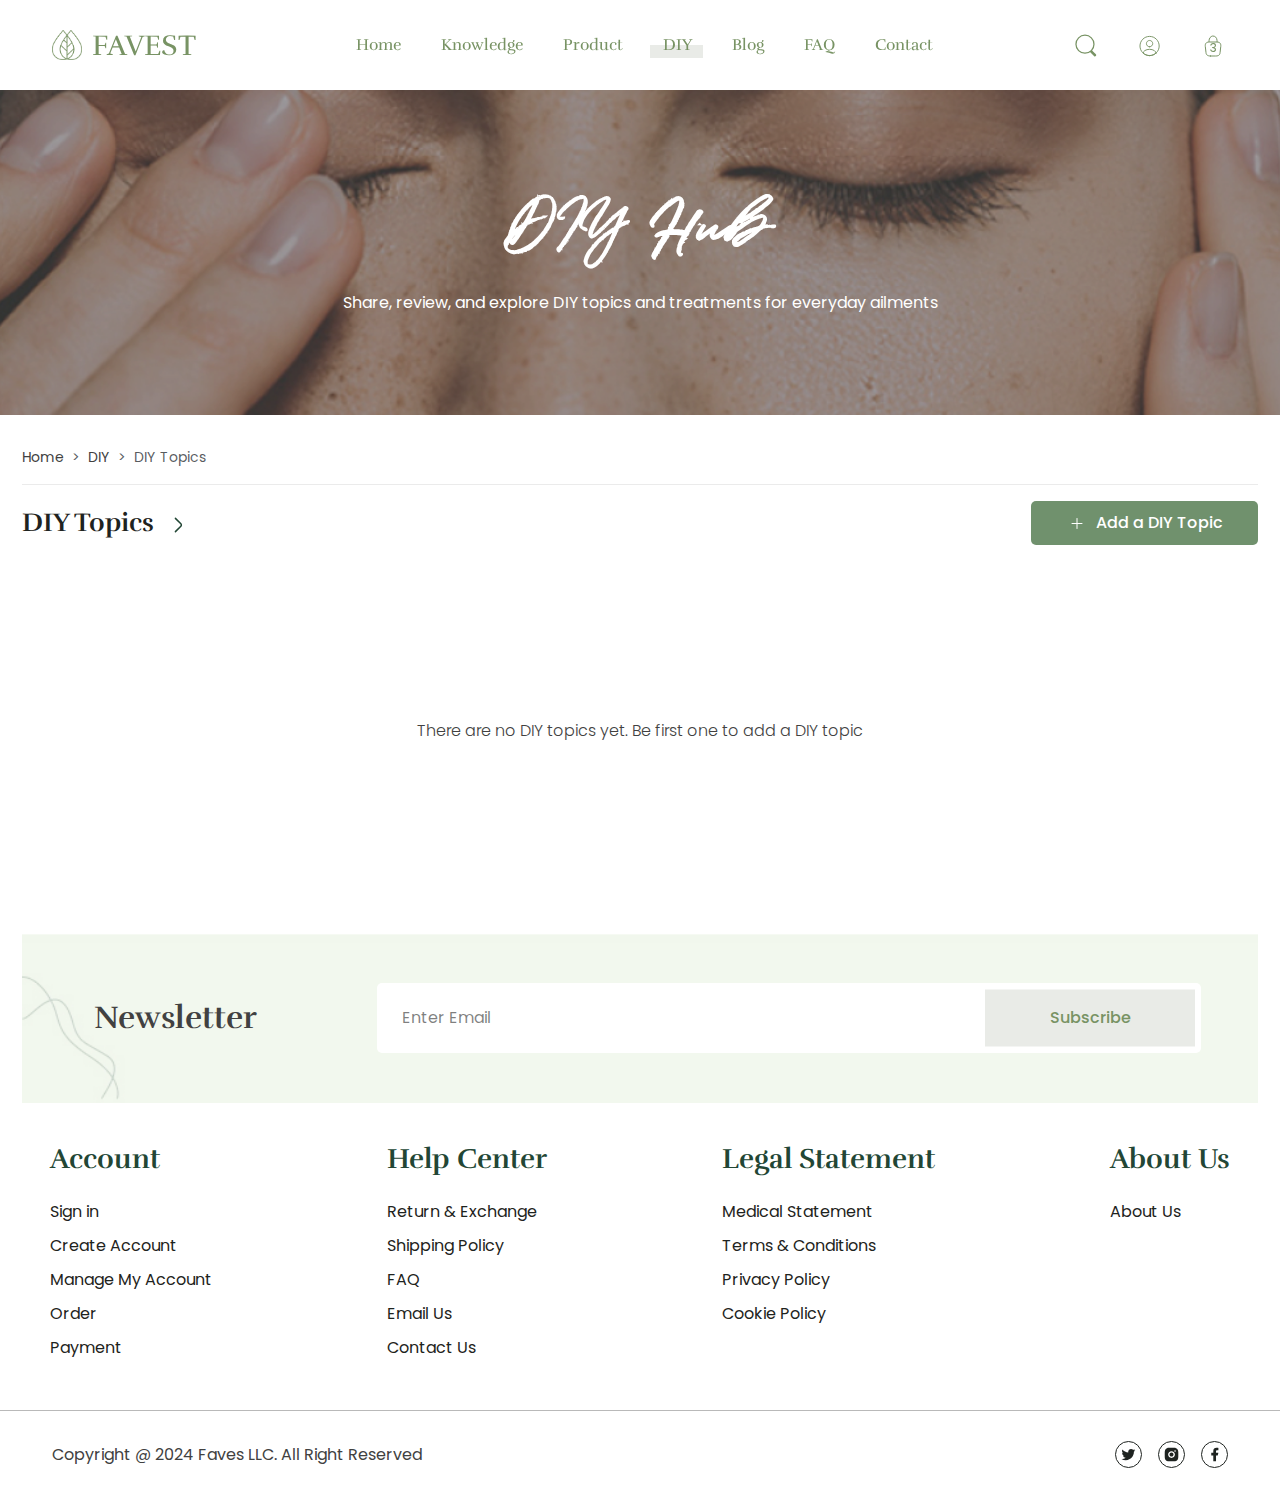
<file: diy-no-topic.html>
<!DOCTYPE html>
<html lang="en">
<head>
    <meta charset="UTF-8">
    <meta name="viewport" content="width=device-width, initial-scale=1.0">
    <title>Favest DIY</title>

    <link rel="preconnect" href="https://fonts.googleapis.com">
<link rel="preconnect" href="https://fonts.gstatic.com" crossorigin>
<link href="https://fonts.googleapis.com/css2?family=Inter:ital,opsz,wght@0,14..32,100..900;1,14..32,100..900&family=Poppins:wght@400;500;700&family=Rufina:wght@400;700&display=swap" rel="stylesheet">

    <link rel="stylesheet" href="assets/css/bootstrap.min.css">
    <link rel="stylesheet" href="assets/css/style.css">
</head>
<body>
    <header>
        <div  class="container-fluid">
            <div class="row align-items-center">
                <div class="col-4 mobile-header">
                    <div class="d-flex gap-4 align-items-center">
                        <span id="menu-btn">
                            <svg xmlns="http://www.w3.org/2000/svg" width="24" height="24" viewBox="0 0 24 24" fill="none">
                                <path d="M3 3H21" stroke="#1E2320" stroke-linecap="round"/>
                                <path d="M3 12H13" stroke="#1E2320" stroke-linecap="round"/>
                                <path d="M3 21H21" stroke="#1E2320" stroke-linecap="round"/>
                            </svg>
                        </span>
                        <div class="search-modal search-modal-mobile">
                            <a href="#" id="searchBtnMobile">
                                <svg xmlns="http://www.w3.org/2000/svg" width="19" height="19" viewBox="0 0 19 19" fill="none">
                                    <path d="M8.6875 15.2339C12.6225 15.2339 15.8125 12.0439 15.8125 8.10889C15.8125 4.17386 12.6225 0.983887 8.6875 0.983887C4.75247 0.983887 1.5625 4.17386 1.5625 8.10889C1.5625 12.0439 4.75247 15.2339 8.6875 15.2339Z" stroke="#1E2320" stroke-linecap="round" stroke-linejoin="round"/>
                                    <path d="M16.2089 17.0874C16.4042 17.2827 16.7208 17.2827 16.9161 17.0874C17.1113 16.8922 17.1113 16.5756 16.9161 16.3803L16.2089 17.0874ZM14.2911 13.7553L13.9375 13.4018L13.2304 14.1089L13.5839 14.4624L14.2911 13.7553ZM16.9161 16.3803L14.2911 13.7553L13.5839 14.4624L16.2089 17.0874L16.9161 16.3803Z" fill="#1E2320"/>
                                </svg>
                            </a>
                            <div class="search-sidebar-wrapper">
                                <button type="button" id="closeButtonMobile"><img src="assets/images/close-icon.svg" alt=""></button>
                                <div class="topic-search px-4 position-relative">
                                    <form class="search-form d-flex gap-2 align-items-center pt-4">
                                        <img src="assets/images/search-icon.svg" alt="">
                                        <div class="position-relative form-field btn-field mb-0 w-100">
                                            <input type="text" id="searchInputMobile" class="form-control" placeholder="Search here">
                                            <button type="button" id="clearButtonMobile"><img src="assets/images/close-icon.svg" alt=""></button>
                                        </div>
                                    </form>
                                    <div id="searchResultsMobile" class="search-results w-100"></div>
                                </div>
                            </div>
                        </div>
                        
                    </div>
                </div>
                <div class="col-xl-2 col-lg-2 col-4">
                    <a href="#" class="logo">
                        <img src="assets/images/logo.png" alt="">
                        <span>Favest</span>
                    </a>
                </div>
                <div class="col-xl-8 col-lg-8 desktop-header">
                    <nav class="menu d-lg-flex justify-content-center">
                        <span id="close-menu">X</span>
                        <ul class="list-unstyled p-0 m-0 d-lg-flex">
                            <li><a href="#">Home</a></li>
                            <li><a href="#">Knowledge</a></li>
                            <li><a href="#">Product</a></li>
                            <li><a href="index.html" class="active">DIY</a></li>
                            <li><a href="#">Blog</a></li>
                            <li><a href="#">FAQ</a></li>
                            <li><a href="#">Contact</a></li>
                        </ul>
                    </nav>
                </div>
                <div class="col-xl-2 col-lg-2 col-4">
                    <div class="nav-btns d-flex justify-content-end align-items-center gap-3">
                        <div class="search-modal search-modal-desktop">
                            <a href="#" id="searchBtnDesktop">
                                <svg xmlns="http://www.w3.org/2000/svg" width="19" height="19" viewBox="0 0 19 19" fill="none">
                                    <path d="M8.6875 15.2339C12.6225 15.2339 15.8125 12.0439 15.8125 8.10889C15.8125 4.17386 12.6225 0.983887 8.6875 0.983887C4.75247 0.983887 1.5625 4.17386 1.5625 8.10889C1.5625 12.0439 4.75247 15.2339 8.6875 15.2339Z" stroke="#1E2320" stroke-linecap="round" stroke-linejoin="round"/>
                                    <path d="M16.2089 17.0874C16.4042 17.2827 16.7208 17.2827 16.9161 17.0874C17.1113 16.8922 17.1113 16.5756 16.9161 16.3803L16.2089 17.0874ZM14.2911 13.7553L13.9375 13.4018L13.2304 14.1089L13.5839 14.4624L14.2911 13.7553ZM16.9161 16.3803L14.2911 13.7553L13.5839 14.4624L16.2089 17.0874L16.9161 16.3803Z" fill="#1E2320"/>
                                </svg>
                            </a>
                            <div class="search-sidebar-wrapper">
                                <div class="topic-search px-4 position-relative">
                                    <form class="search-form d-flex gap-2 align-items-center pt-4">
                                        <img src="assets/images/search-icon.svg" alt="">
                                        <div class="position-relative form-field btn-field mb-0 w-100">
                                            <input type="text" id="searchInputDesktop" class="form-control" placeholder="Search here">
                                            <button type="button" id="clearButtonDesktop"><img src="assets/images/close-icon.svg" alt=""></button>
                                        </div>
                                    </form>
                                    <div id="searchResultsDesktop" class="search-results w-100"></div>
                                </div>
                            </div>
                        </div>

                        <div>
                            <a href="#">
                                <svg xmlns="http://www.w3.org/2000/svg" width="25" height="24" viewBox="0 0 25 24" fill="none">
                                    <path d="M12.1827 12.78C12.1127 12.77 12.0227 12.77 11.9427 12.78C10.1827 12.72 8.78271 11.28 8.78271 9.50998C8.78271 7.69998 10.2427 6.22998 12.0627 6.22998C13.8727 6.22998 15.3427 7.69998 15.3427 9.50998C15.3327 11.28 13.9427 12.72 12.1827 12.78Z" stroke="#1E2320" stroke-linecap="round" stroke-linejoin="round"/>
                                    <path d="M18.8023 19.3801C17.0223 21.0101 14.6623 22.0001 12.0623 22.0001C9.46227 22.0001 7.10227 21.0101 5.32227 19.3801C5.42227 18.4401 6.02227 17.5201 7.09227 16.8001C9.83227 14.9801 14.3123 14.9801 17.0323 16.8001C18.1023 17.5201 18.7023 18.4401 18.8023 19.3801Z" stroke="#1E2320" stroke-linecap="round" stroke-linejoin="round"/>
                                    <path d="M12.0625 22C17.5853 22 22.0625 17.5228 22.0625 12C22.0625 6.47715 17.5853 2 12.0625 2C6.53965 2 2.0625 6.47715 2.0625 12C2.0625 17.5228 6.53965 22 12.0625 22Z" stroke="#1E2320" stroke-linecap="round" stroke-linejoin="round"/>
                                </svg>
                            </a>
                        </div>
                        <div>
                            <a href="#" class="position-relative cart-bag">
                                <svg xmlns="http://www.w3.org/2000/svg" width="23" height="24" viewBox="0 0 23 24" fill="none">
                                    <path d="M7.87013 22H13.2035C16.7768 22 17.4168 20.39 17.6035 18.43L18.2701 12.43C18.5101 9.99 17.8879 8 14.0923 8H6.98124C3.18568 8 2.56346 9.99 2.80346 12.43L3.47013 18.43C3.65679 20.39 4.29679 22 7.87013 22Z" stroke="#1E2320" stroke-miterlimit="10" stroke-linecap="round" stroke-linejoin="round"/>
                                    <path d="M6.53662 7.67001V6.70001C6.53662 4.45001 8.14551 2.24001 10.1455 2.03001C12.5277 1.77001 14.5366 3.88001 14.5366 6.51001V7.89001" stroke="#1E2320" stroke-miterlimit="10" stroke-linecap="round" stroke-linejoin="round"/>
                                </svg>
                                <span class="bag-count">3</span>
                            </a>
                        </div>
                        
                    </div>
                </div>
            </div>
        </div>
    </header>
    <main>
        <section class="hero-section">
            <div class="container">
                <div class="hero-text">
                    <h2>DIY Hub</h2>
                    <p class="mb-0 mt-4">Share, review, and explore DIY topics and treatments for everyday ailments</p>
                </div>
                
            </div>
        </section>
        <nav aria-label="breadcrumb" class="px-22 breadcrumb-nav">
            <ol class="breadcrumb mb-0">
              <li class="breadcrumb-item"><a href="#">Home</a></li>
              <li class="breadcrumb-item"><a href="#">DIY</a></li>
              <li class="breadcrumb-item active" aria-current="page">DIY Topics</li>
            </ol>
        </nav>
        <section class="px-22 diy-topics mb-4">
            <div class="d-flex justify-content-between align-items-center mb-4">
                <h2 class="text-theme-black mb-0">
                    DIY Topics
                    <img class="ms-2" src="assets/images/arrow-right-icon.svg" alt="">
                </h2>
                <a href="add-topic.html" class="theme-btn theme-btn-secondary"><img class="me-2" src="assets/images/plus-icon.svg" alt="">Add a DIY Topic</a>
            </div>
            <div class="diy-topic-list no-topic">
                <p class="fw-light text-center">There are no DIY topics yet. Be first one to add a DIY topic</p>
            </div>
        </section>
    </main>
    <footer>
        <div class="footer-newsletter mx-22">
            <div class="container-fluid">
                <div class="row align-items-center">
                    <div class="col-md-3">
                        <h2 class="mb-md-0 mb-4 fw-bold">Newsletter</h2>
                    </div>
                    <div class="col-md-9">
                        <form class="subscribe-form">
                            <input type="text" placeholder="Enter Email" class="form-control">
                            <button type="submit">Subscribe</button>
                        </form>
                    </div>
                </div>
            </div>
        </div>
        <div class="container-fluid">
            <div class="footer-area">
                <div class="d-flex justify-content-between">
                    <div class="footer-col">
                        <div class="footer-widget">
                            <h4 class="mb-4 text-dark-green">Account</h4>
                            <ul class="list-unstyled mb-0 p-0 footer-links">
                                <li><a href="#">Sign in</a></li>
                                <li><a href="#">Create Account</a></li>
                                <li><a href="#">Manage My Account</a></li>
                                <li><a href="#">Order</a></li>
                                <li><a href="#">Payment</a></li>
                            </ul>
                        </div>
                    </div>
                    <div class="footer-col">
                        <div class="footer-widget">
                            <h4 class="mb-4 text-dark-green">Help Center</h4>
                            <ul class="list-unstyled mb-0 p-0 footer-links">
                                <li><a href="#">Return &amp; Exchange</a></li>
                                <li><a href="#">Shipping Policy</a></li>
                                <li><a href="#">FAQ</a></li>
                                <li><a href="#">Email Us</a></li>
                                <li><a href="#">Contact Us</a></li>
                            </ul>
                        </div>
                    </div>
                    <div class="footer-col">
                        <div class="footer-widget">
                            <h4 class="mb-4 text-dark-green">Legal Statement</h4>
                            <ul class="list-unstyled mb-0 p-0 footer-links">
                                <li><a href="#">Medical Statement</a></li>
                                <li><a href="#">Terms &amp; Conditions</a></li>
                                <li><a href="#">Privacy Policy</a></li>
                                <li><a href="#">Cookie Policy</a></li>
                            </ul>
                        </div>
                    </div>
                    <div class="footer-col">
                        <div class="footer-widget">
                            <h4 class="mb-4 text-dark-green">About Us</h4>
                            <ul class="list-unstyled mb-0 p-0 footer-links">
                                <li><a href="#">About Us</a></li>
                            </ul>
                        </div>
                    </div>
                </div>
            </div>
        </div>
        <div class="footer-btm">
            <div class="container-fluid">
                <div class="d-flex flex-md-row flex-column gap-md-0 gap-3 justify-content-center align-items-center justify-content-md-between">
                    <p class="mb-0 text-md-start text-center">Copyright @ 2024 Faves LLC.   All Right Reserved</p>
                    <ul class="list-unstyled p-0 m-0 d-flex gap-3 social-links">
                        <li><a href="#"><img src="assets/images/twitter-icon.svg" alt=""></a></li>
                        <li><a href="#"><img src="assets/images/insta-icon.svg" alt=""></a></li>
                        <li><a href="#"><img src="assets/images/fb-icon.svg" alt=""></a></li>
                    </ul>
                </div>
                
            </div>
            
        </div>
    </footer>

    <script src="assets/js/jquery-3.7.1.min.js"></script>

            <script src="assets/js/bootstrap.min.js"></script>
            <script src="assets/js/scripts.js"></script>
</body>
</html>
</file>
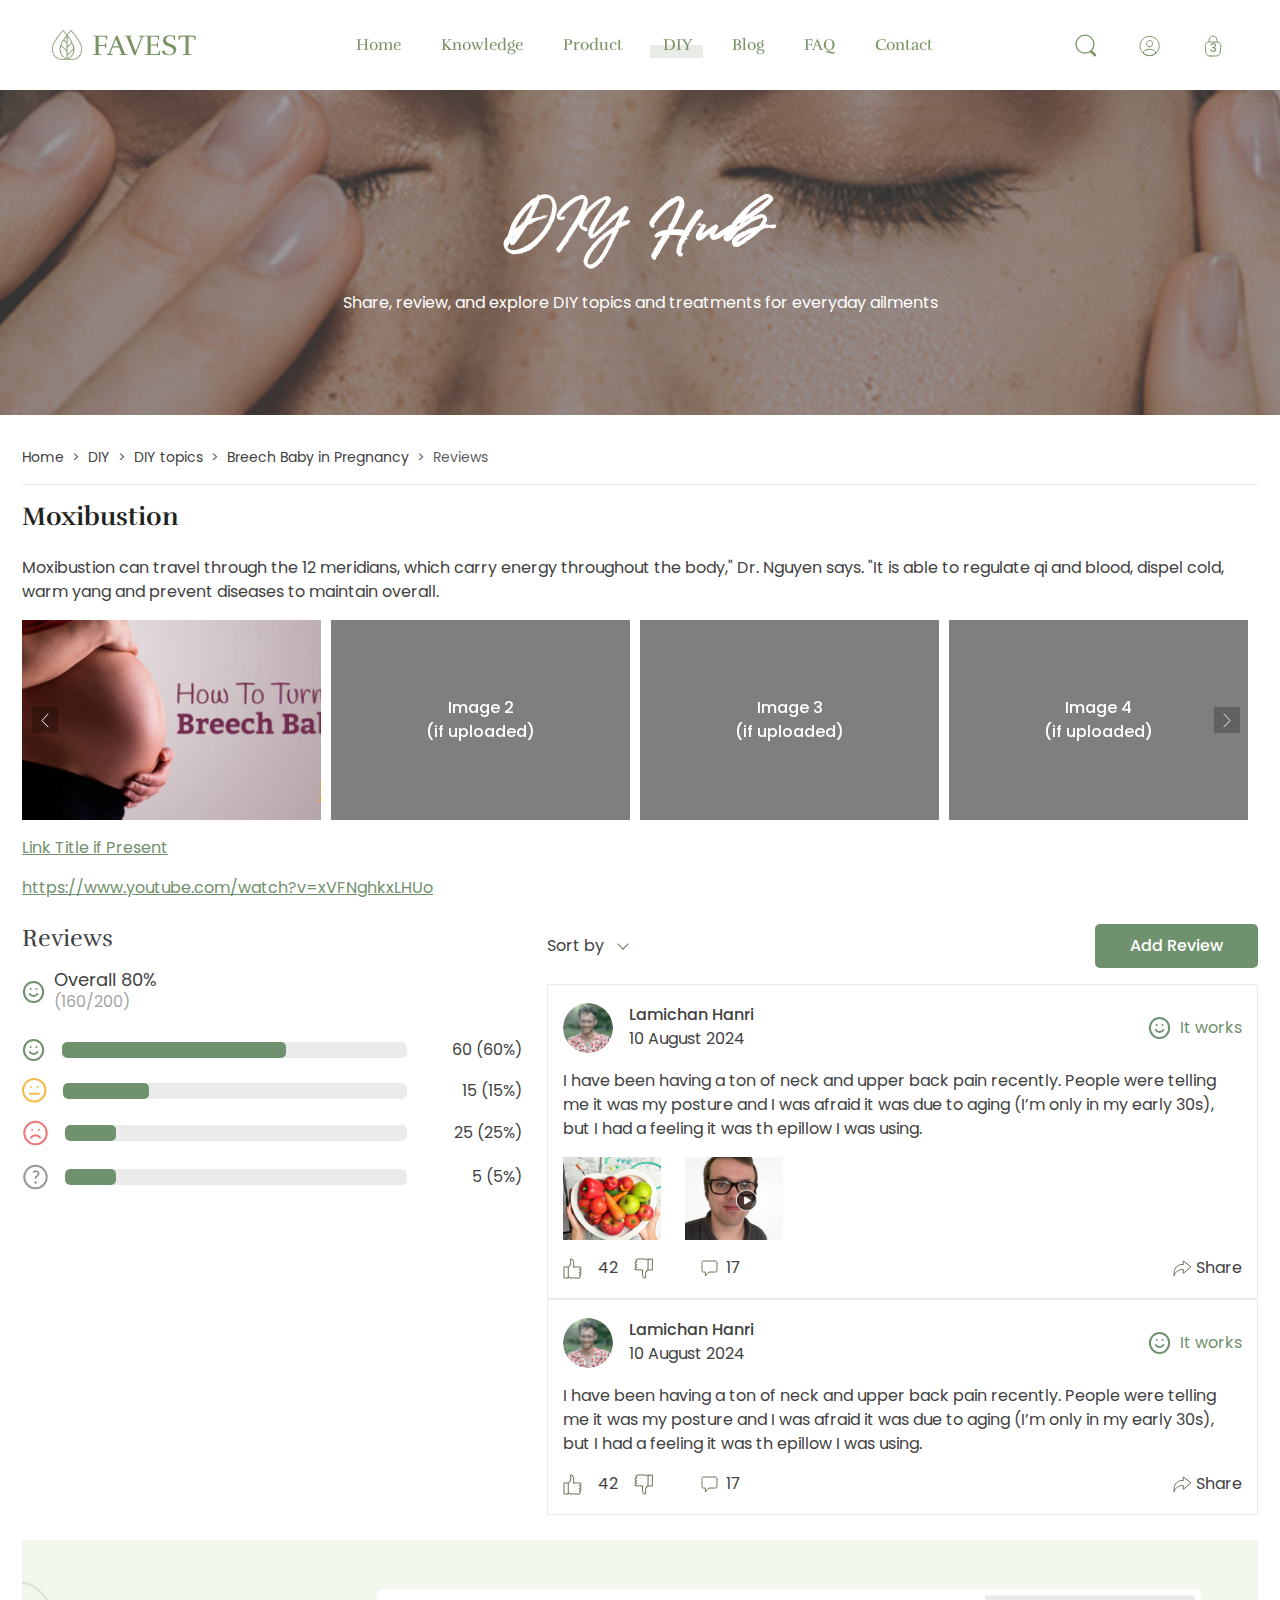
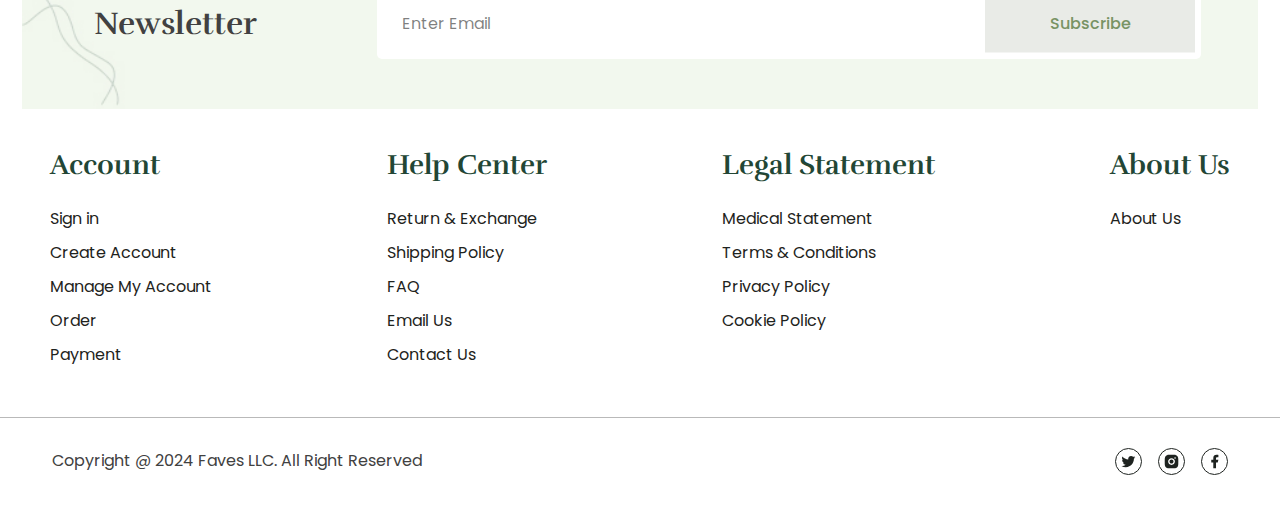
<file: reviews.html>
<!DOCTYPE html>
<html lang="en">
<head>
    <meta charset="UTF-8">
    <meta name="viewport" content="width=device-width, initial-scale=1.0">
    <title>Favest DIY</title>

    <link rel="preconnect" href="https://fonts.googleapis.com">
    <link rel="preconnect" href="https://fonts.gstatic.com" crossorigin>
    <link href="https://fonts.googleapis.com/css2?family=Inter:ital,opsz,wght@0,14..32,100..900;1,14..32,100..900&family=Poppins:wght@400;500;700&family=Rufina:wght@400;700&display=swap" rel="stylesheet">

    <link rel="stylesheet" href="assets/css/slick.css">
    <link rel="stylesheet" href="assets/css/bootstrap.min.css">
    <link rel="stylesheet" href="assets/css/style.css">
</head>
<body>
    <header>
        <div  class="container-fluid">
            <div class="row align-items-center">
                <div class="col-4 mobile-header">
                    <div class="d-flex gap-4 align-items-center">
                        <span id="menu-btn">
                            <svg xmlns="http://www.w3.org/2000/svg" width="24" height="24" viewBox="0 0 24 24" fill="none">
                                <path d="M3 3H21" stroke="#1E2320" stroke-linecap="round"/>
                                <path d="M3 12H13" stroke="#1E2320" stroke-linecap="round"/>
                                <path d="M3 21H21" stroke="#1E2320" stroke-linecap="round"/>
                            </svg>
                        </span>
                        <div class="search-modal search-modal-mobile">
                            <a href="#" id="searchBtnMobile">
                                <svg xmlns="http://www.w3.org/2000/svg" width="19" height="19" viewBox="0 0 19 19" fill="none">
                                    <path d="M8.6875 15.2339C12.6225 15.2339 15.8125 12.0439 15.8125 8.10889C15.8125 4.17386 12.6225 0.983887 8.6875 0.983887C4.75247 0.983887 1.5625 4.17386 1.5625 8.10889C1.5625 12.0439 4.75247 15.2339 8.6875 15.2339Z" stroke="#1E2320" stroke-linecap="round" stroke-linejoin="round"/>
                                    <path d="M16.2089 17.0874C16.4042 17.2827 16.7208 17.2827 16.9161 17.0874C17.1113 16.8922 17.1113 16.5756 16.9161 16.3803L16.2089 17.0874ZM14.2911 13.7553L13.9375 13.4018L13.2304 14.1089L13.5839 14.4624L14.2911 13.7553ZM16.9161 16.3803L14.2911 13.7553L13.5839 14.4624L16.2089 17.0874L16.9161 16.3803Z" fill="#1E2320"/>
                                </svg>
                            </a>
                            <div class="search-sidebar-wrapper">
                                <button type="button" id="closeButtonMobile"><img src="assets/images/close-icon.svg" alt=""></button>
                                <div class="topic-search px-4 position-relative">
                                    <form class="search-form d-flex gap-2 align-items-center pt-4">
                                        <img src="assets/images/search-icon.svg" alt="">
                                        <div class="position-relative form-field btn-field mb-0 w-100">
                                            <input type="text" id="searchInputMobile" class="form-control" placeholder="Search here">
                                            <button type="button" id="clearButtonMobile"><img src="assets/images/close-icon.svg" alt=""></button>
                                        </div>
                                    </form>
                                    <div id="searchResultsMobile" class="search-results w-100"></div>
                                </div>
                            </div>
                        </div>
                        
                    </div>
                </div>
                <div class="col-xl-2 col-lg-2 col-4">
                    <a href="#" class="logo">
                        <img src="assets/images/logo.png" alt="">
                        <span>Favest</span>
                    </a>
                </div>
                <div class="col-xl-8 col-lg-8 desktop-header">
                    <nav class="menu d-lg-flex justify-content-center">
                        <span id="close-menu">X</span>
                        <ul class="list-unstyled p-0 m-0 d-lg-flex">
                            <li><a href="#">Home</a></li>
                            <li><a href="#">Knowledge</a></li>
                            <li><a href="#">Product</a></li>
                            <li><a href="index.html" class="active">DIY</a></li>
                            <li><a href="#">Blog</a></li>
                            <li><a href="#">FAQ</a></li>
                            <li><a href="#">Contact</a></li>
                        </ul>
                    </nav>
                </div>
                <div class="col-xl-2 col-lg-2 col-4">
                    <div class="nav-btns d-flex justify-content-end align-items-center gap-3">
                        <div class="search-modal search-modal-desktop">
                            <a href="#" id="searchBtnDesktop">
                                <svg xmlns="http://www.w3.org/2000/svg" width="19" height="19" viewBox="0 0 19 19" fill="none">
                                    <path d="M8.6875 15.2339C12.6225 15.2339 15.8125 12.0439 15.8125 8.10889C15.8125 4.17386 12.6225 0.983887 8.6875 0.983887C4.75247 0.983887 1.5625 4.17386 1.5625 8.10889C1.5625 12.0439 4.75247 15.2339 8.6875 15.2339Z" stroke="#1E2320" stroke-linecap="round" stroke-linejoin="round"/>
                                    <path d="M16.2089 17.0874C16.4042 17.2827 16.7208 17.2827 16.9161 17.0874C17.1113 16.8922 17.1113 16.5756 16.9161 16.3803L16.2089 17.0874ZM14.2911 13.7553L13.9375 13.4018L13.2304 14.1089L13.5839 14.4624L14.2911 13.7553ZM16.9161 16.3803L14.2911 13.7553L13.5839 14.4624L16.2089 17.0874L16.9161 16.3803Z" fill="#1E2320"/>
                                </svg>
                            </a>
                            <div class="search-sidebar-wrapper">
                                <div class="topic-search px-4 position-relative">
                                    <form class="search-form d-flex gap-2 align-items-center pt-4">
                                        <img src="assets/images/search-icon.svg" alt="">
                                        <div class="position-relative form-field btn-field mb-0 w-100">
                                            <input type="text" id="searchInputDesktop" class="form-control" placeholder="Search here">
                                            <button type="button" id="clearButtonDesktop"><img src="assets/images/close-icon.svg" alt=""></button>
                                        </div>
                                    </form>
                                    <div id="searchResultsDesktop" class="search-results w-100"></div>
                                </div>
                            </div>
                        </div>

                        <div>
                            <a href="#">
                                <svg xmlns="http://www.w3.org/2000/svg" width="25" height="24" viewBox="0 0 25 24" fill="none">
                                    <path d="M12.1827 12.78C12.1127 12.77 12.0227 12.77 11.9427 12.78C10.1827 12.72 8.78271 11.28 8.78271 9.50998C8.78271 7.69998 10.2427 6.22998 12.0627 6.22998C13.8727 6.22998 15.3427 7.69998 15.3427 9.50998C15.3327 11.28 13.9427 12.72 12.1827 12.78Z" stroke="#1E2320" stroke-linecap="round" stroke-linejoin="round"/>
                                    <path d="M18.8023 19.3801C17.0223 21.0101 14.6623 22.0001 12.0623 22.0001C9.46227 22.0001 7.10227 21.0101 5.32227 19.3801C5.42227 18.4401 6.02227 17.5201 7.09227 16.8001C9.83227 14.9801 14.3123 14.9801 17.0323 16.8001C18.1023 17.5201 18.7023 18.4401 18.8023 19.3801Z" stroke="#1E2320" stroke-linecap="round" stroke-linejoin="round"/>
                                    <path d="M12.0625 22C17.5853 22 22.0625 17.5228 22.0625 12C22.0625 6.47715 17.5853 2 12.0625 2C6.53965 2 2.0625 6.47715 2.0625 12C2.0625 17.5228 6.53965 22 12.0625 22Z" stroke="#1E2320" stroke-linecap="round" stroke-linejoin="round"/>
                                </svg>
                            </a>
                        </div>
                        <div>
                            <a href="#" class="position-relative cart-bag">
                                <svg xmlns="http://www.w3.org/2000/svg" width="23" height="24" viewBox="0 0 23 24" fill="none">
                                    <path d="M7.87013 22H13.2035C16.7768 22 17.4168 20.39 17.6035 18.43L18.2701 12.43C18.5101 9.99 17.8879 8 14.0923 8H6.98124C3.18568 8 2.56346 9.99 2.80346 12.43L3.47013 18.43C3.65679 20.39 4.29679 22 7.87013 22Z" stroke="#1E2320" stroke-miterlimit="10" stroke-linecap="round" stroke-linejoin="round"/>
                                    <path d="M6.53662 7.67001V6.70001C6.53662 4.45001 8.14551 2.24001 10.1455 2.03001C12.5277 1.77001 14.5366 3.88001 14.5366 6.51001V7.89001" stroke="#1E2320" stroke-miterlimit="10" stroke-linecap="round" stroke-linejoin="round"/>
                                </svg>
                                <span class="bag-count">3</span>
                            </a>
                        </div>
                        
                    </div>
                </div>
            </div>
        </div>
    </header>
    <main>
        <section class="hero-section">
            <div class="container">
                <div class="hero-text">
                    <h2>DIY Hub</h2>
                    <p class="mb-0 mt-4">Share, review, and explore DIY topics and treatments for everyday ailments</p>
                </div>
                
            </div>
        </section>
        <nav aria-label="breadcrumb" class="px-22 breadcrumb-nav">
            <ol class="breadcrumb mb-0">
              <li class="breadcrumb-item"><a href="#">Home</a></li>
              <li class="breadcrumb-item"><a href="#">DIY</a></li>
              <li class="breadcrumb-item"><a href="#">DIY topics</a></li>
              <li class="breadcrumb-item"><a href="#">Breech Baby in Pregnancy</a></li>
              <li class="breadcrumb-item active" aria-current="page">Reviews</li>
            </ol>
        </nav>
        <section class="px-22 diy-topics mb-4">
            <div class=" d-flex justify-content-between align-items-center mb-4">
                <h2 class="text-theme-black mb-0">
                    Moxibustion
                </h2>
            </div>
            <div class="review-top">
                <p>Moxibustion can travel through the 12 meridians, which carry energy throughout the body," Dr. Nguyen says. "It is able to regulate qi and blood, dispel cold, warm yang and prevent diseases to maintain overall. </p>
                <div class="images-slider">
                    <div class="img-item">
                        <img src="assets/images/img1.jpg" alt="">
                    </div>
                    <div class="img-item">
                        <div class="img-placeholder">
                            <span>Image 2 <br>
                                (if uploaded)</span>
                        </div>
                    </div>
                    <div class="img-item">
                        <div class="img-placeholder">
                            <span>Image 3 <br>
                                (if uploaded)</span>
                        </div>
                    </div>
                    <div class="img-item">
                        <div class="img-placeholder">
                            <span>Image 4 <br>
                                (if uploaded)</span>
                        </div>
                    </div>
                    <div class="img-item">
                        <div class="img-placeholder">
                            <span>Image 5 <br>
                                (if uploaded)</span>
                        </div>
                    </div>
                    <div class="img-item">
                        <div class="img-placeholder">
                            <span>Image 6 <br>
                                (if uploaded)</span>
                        </div>
                    </div>
                    <div class="img-item">
                        <div class="img-placeholder">
                            <span>Image 7 <br>
                                (if uploaded)</span>
                        </div>
                    </div>
                </div>
                <div class="desc-links mt-3">
                    <a href="#" class="text-normal-green text-decoration-underline d-block pb-3">Link Title if Present</a>
                    <a href="#" class="text-normal-green text-decoration-underline d-block">https://www.youtube.com/watch?v=xVFNghkxLHUo</a>
                </div>
            </div>
            <div class="row mt-4">
                <div class="col-md-5">
                    <h3 class="review-title mb-3">Reviews</h3>
                    <div class="overall-rating">
                        <div class="overall-rating-total d-flex align-items-center gap-2 mb-4">
                            <img src="assets/images/smile-icon.svg" alt="">
                            <div class="pl-2">
                                <h5 class="mb-0">Overall 80% </h5>
                                <span>(160/200) </span>
                            </div>
                        </div>
                        <div class="rating-item mb-3 d-flex align-items-center gap-3">
                            <img src="assets/images/smile-icon.svg" alt="">
                            <div class="progress">
                                <div class="progress-bar" role="progressbar" style="width: 65%" aria-valuenow="25" aria-valuemin="0" aria-valuemax="100"></div>
                            </div>
                            <span>60 (60%)</span>
                        </div>
                        <div class="rating-item mb-3 d-flex align-items-center gap-3">
                            <img src="assets/images/smile-icon4.svg" alt="">
                            <div class="progress">
                                <div class="progress-bar" role="progressbar" style="width: 25%" aria-valuenow="25" aria-valuemin="0" aria-valuemax="100"></div>
                            </div>
                            <span>15 (15%)</span>
                        </div>
                        <div class="rating-item mb-3 d-flex align-items-center gap-3">
                            <img src="assets/images/smile-icon3.svg" alt="">
                            <div class="progress">
                                <div class="progress-bar" role="progressbar" style="width: 15%" aria-valuenow="25" aria-valuemin="0" aria-valuemax="100"></div>
                            </div>
                            <span>25 (25%)</span>
                        </div>
                        <div class="rating-item mb-3 d-flex align-items-center gap-3">
                            <img src="assets/images/question-mark-icon.svg" alt="">
                            <div class="progress">
                                <div class="progress-bar" role="progressbar" style="width: 15%" aria-valuenow="25" aria-valuemin="0" aria-valuemax="100"></div>
                            </div>
                            <span>5 (5%)</span>
                        </div>
                    </div>
                </div>
                <div class="col-md-7">
                    <div class="user-comments">
                        <div class="user-comments-header d-flex align-items-center justify-content-between mb-3">
                            <div class="select-dropdown">
                                <div class="custom-select">
                                    <div class="selected-option">Sort by</div>
                                    <div class="options-list">
                                        <div class="option" data-value="1">With images</div>
                                        <div class="option" data-value="2">Without images</div>
                                    </div>
                                </div>
                            </div>        
                            <a href="add-review.html" class="theme-btn theme-btn-secondary">Add Review</a>
                        </div>
                        <div class="user-comment-item">
                            <div class="comment-item-header d-flex align-items-center justify-content-between mb-3">
                                <div class="d-flex gap-3">
                                    <img class="person-img" src="assets/images/user-img1.jpg" alt="">
                                    <div>
                                        <span class="user-name d-block">Lamichan Hanri</span>
                                        <span class="date d-block">10 August 2024</span>
                                    </div>
                                </div>
                                <div class="d-flex gap-2 mt-3 mt-sm-0">
                                    <img src="assets/images/smile-icon.svg" alt="">
                                    <span class="text-normal-green">It works</span>
                                </div>
                            </div>
                            <div class="comment-item-body">
                                <p>I have been having a ton of neck and upper back pain recently. People were telling me it was my posture and I was afraid it was due to aging (I’m only in my early 30s), but I had a feeling it was th epillow I was using.</p>
                                <div class="d-flex gap-4 comment-imgs mb-3">
                                    <img src="assets/images/comment-img1.jpg" alt="">
                                    <img src="assets/images/comment-img2.jpg" alt="">
                                </div>
                            </div>
                            <div class="comment-item-footer d-flex align-items-center justify-content-between">
                                <div class="d-flex gap-5 align-items-center like-dislike-btns justify-content-between">
                                    <div class="d-flex gap-5 align-items-center comment-react-btns">
                                        <div class="d-flex align-items-center gap-3">
                                            <a href="#"><img src="assets/images/thumb-up-icon.svg" alt=""></a>
                                            <span>42</span>
                                            <a href="#"><img src="assets/images/thumb-down-icon.svg" alt=""></a>
                                        </div>
                                    </div>
                                    <div class="d-flex gap-2">
                                        <a href="#" data-bs-toggle="modal" data-bs-target="#commentModal"><img src="assets/images/comment-icon.svg" alt=""></a>
                                        <span>17</span>
                                    </div>
                                </div>
                                <div class="">
                                    <a href="#">
                                        <img src="assets/images/share-icon.svg" alt="">
                                        <span>Share</span>
                                    </a>
                                </div>
                            </div>
                        </div>
                        <div class="user-comment-item">
                            <div class="comment-item-header d-flex align-items-center justify-content-between mb-3">
                                <div class="d-flex gap-3">
                                    <img class="person-img" src="assets/images/user-img1.jpg" alt="">
                                    <div>
                                        <span class="user-name d-block">Lamichan Hanri</span>
                                        <span class="date d-block">10 August 2024</span>
                                    </div>
                                </div>
                                <div class="d-flex gap-2 mt-3 mt-sm-0">
                                    <img src="assets/images/smile-icon.svg" alt="">
                                    <span class="text-normal-green">It works</span>
                                </div>
                            </div>
                            <div class="comment-item-body">
                                <p>I have been having a ton of neck and upper back pain recently. People were telling me it was my posture and I was afraid it was due to aging (I’m only in my early 30s), but I had a feeling it was th epillow I was using.</p>
                            </div>
                            <div class="comment-item-footer d-flex align-items-center justify-content-between">
                                <div class="d-flex gap-5 align-items-center like-dislike-btns justify-content-between">
                                    <div class="d-flex gap-5 align-items-center comment-react-btns">
                                        <div class="d-flex align-items-center gap-3">
                                            <a href="#"><img src="assets/images/thumb-up-icon.svg" alt=""></a>
                                            <span>42</span>
                                            <a href="#"><img src="assets/images/thumb-down-icon.svg" alt=""></a>
                                        </div>
                                    </div>
                                    <div class="d-flex gap-2">
                                        <a href="#" data-bs-toggle="modal" data-bs-target="#commentModal"><img src="assets/images/comment-icon.svg" alt=""></a>
                                        <span>17</span>
                                    </div>
                                </div>
                                <div class="">
                                    <a href="#">
                                        <img src="assets/images/share-icon.svg" alt="">
                                        <span>Share</span>
                                    </a>
                                </div>
                            </div>
                        </div>
                    </div>
                </div>
            </div>
        </section>
    </main>
    <footer>
        <div class="footer-newsletter mx-22">
            <div class="container-fluid">
                <div class="row align-items-center">
                    <div class="col-md-3">
                        <h2 class="mb-md-0 mb-4 fw-bold">Newsletter</h2>
                    </div>
                    <div class="col-md-9">
                        <form class="subscribe-form">
                            <input type="text" placeholder="Enter Email" class="form-control">
                            <button type="submit">Subscribe</button>
                        </form>
                    </div>
                </div>
            </div>
        </div>
        <div class="container-fluid">
            <div class="footer-area">
                <div class="d-flex justify-content-between">
                    <div class="footer-col">
                        <div class="footer-widget">
                            <h4 class="mb-4 text-dark-green">Account</h4>
                            <ul class="list-unstyled mb-0 p-0 footer-links">
                                <li><a href="#">Sign in</a></li>
                                <li><a href="#">Create Account</a></li>
                                <li><a href="#">Manage My Account</a></li>
                                <li><a href="#">Order</a></li>
                                <li><a href="#">Payment</a></li>
                            </ul>
                        </div>
                    </div>
                    <div class="footer-col">
                        <div class="footer-widget">
                            <h4 class="mb-4 text-dark-green">Help Center</h4>
                            <ul class="list-unstyled mb-0 p-0 footer-links">
                                <li><a href="#">Return &amp; Exchange</a></li>
                                <li><a href="#">Shipping Policy</a></li>
                                <li><a href="#">FAQ</a></li>
                                <li><a href="#">Email Us</a></li>
                                <li><a href="#">Contact Us</a></li>
                            </ul>
                        </div>
                    </div>
                    <div class="footer-col">
                        <div class="footer-widget">
                            <h4 class="mb-4 text-dark-green">Legal Statement</h4>
                            <ul class="list-unstyled mb-0 p-0 footer-links">
                                <li><a href="#">Medical Statement</a></li>
                                <li><a href="#">Terms &amp; Conditions</a></li>
                                <li><a href="#">Privacy Policy</a></li>
                                <li><a href="#">Cookie Policy</a></li>
                            </ul>
                        </div>
                    </div>
                    <div class="footer-col">
                        <div class="footer-widget">
                            <h4 class="mb-4 text-dark-green">About Us</h4>
                            <ul class="list-unstyled mb-0 p-0 footer-links">
                                <li><a href="#">About Us</a></li>
                            </ul>
                        </div>
                    </div>
                </div>
            </div>
        </div>
        <div class="footer-btm">
            <div class="container-fluid">
                <div class="d-flex flex-md-row flex-column gap-md-0 gap-3 justify-content-center align-items-center justify-content-md-between">
                    <p class="mb-0 text-md-start text-center">Copyright @ 2024 Faves LLC.   All Right Reserved</p>
                    <ul class="list-unstyled p-0 m-0 d-flex gap-3 social-links">
                        <li><a href="#"><img src="assets/images/twitter-icon.svg" alt=""></a></li>
                        <li><a href="#"><img src="assets/images/insta-icon.svg" alt=""></a></li>
                        <li><a href="#"><img src="assets/images/fb-icon.svg" alt=""></a></li>
                    </ul>
                </div>
                
            </div>
            
        </div>
    </footer>

   

    <!-- Comment Popup -->
    <div class="modal fade" id="commentModal" tabindex="-1" aria-labelledby="commentModalLabel" aria-hidden="true">
        <div class="modal-dialog modal-dialog-centered modal-dialog-scrollable modal-lg">
          <div class="modal-content">
            <div class="modal-header comment-popup-header">
              <div class="d-flex gap-2 align-items-center">
                <img src="assets/images/user-img3.jpg" alt="">
                <span>Jessica</span>
              </div>
              <button type="button" class="btn-close" data-bs-dismiss="modal" aria-label="Close"></button>
            </div>
            <div class="modal-body">
              <form>
                <div class="form-field btn-field">
                    <input type="text" class="form-control" name="" id="" placeholder="Add your comment">
                    <button type="submit">Post</button>
                </div>
              </form>
              <div class="comments-list">
                <h3>Comments (5)</h3>
                <div class="comment-single-item d-flex gap-2">
                    <img src="assets/images/user-img3.jpg" alt="">
                    <div>
                        <h5 class="mb-1">Ahmed</h5>
                        <span class="d-block mb-1">10 August 2024</span>
                        <p>Lorem ipsum dolor sit amet consectetur. Varius convallis pretium felis elementum pharetra sagittis parturient euismod</p>
                        <div class="d-flex gap-5 align-items-center comment-react-btns mt-3">
                            <div class="d-flex align-items-center gap-3">
                                <a href="#"><img src="assets/images/thumb-up-icon.svg" alt=""></a>
                                <span>42</span>
                                <a href="#"><img src="assets/images/thumb-down-icon.svg" alt=""></a>
                            </div>
                        </div>
                    </div>
                </div>
                <div class="comment-single-item d-flex gap-2">
                    <img src="assets/images/user-img3.jpg" alt="">
                    <div>
                        <h5 class="mb-1">Ahmed</h5>
                        <span class="d-block mb-1">10 August 2024</span>
                        <p>Lorem ipsum dolor sit amet consectetur. Varius convallis pretium felis elementum pharetra sagittis parturient euismod</p>
                        <div class="d-flex gap-5 align-items-center comment-react-btns mt-3">
                            <div class="d-flex align-items-center gap-3">
                                <a href="#"><img src="assets/images/thumb-up-icon.svg" alt=""></a>
                                <span>42</span>
                                <a href="#"><img src="assets/images/thumb-down-icon.svg" alt=""></a>
                            </div>
                        </div>
                    </div>
                </div>
                <div class="comment-single-item d-flex gap-2">
                    <img src="assets/images/user-img3.jpg" alt="">
                    <div>
                        <h5 class="mb-1">Ahmed</h5>
                        <span class="d-block mb-1">10 August 2024</span>
                        <p>Lorem ipsum dolor sit amet consectetur. Varius convallis pretium felis elementum pharetra sagittis parturient euismod</p>
                        <div class="d-flex gap-5 align-items-center comment-react-btns mt-3">
                            <div class="d-flex align-items-center gap-3">
                                <a href="#"><img src="assets/images/thumb-up-icon.svg" alt=""></a>
                                <span>42</span>
                                <a href="#"><img src="assets/images/thumb-down-icon.svg" alt=""></a>
                            </div>
                        </div>
                    </div>
                </div>
              </div>
            </div>
          </div>
        </div>
    </div>
    
    <script src="assets/js/jquery-3.7.1.min.js"></script>
    <script src="assets/js/bootstrap.min.js"></script>
    <script src="assets/js/slick.min.js"></script>
    <script src="assets/js/scripts.js"></script>
</body>
</html>
</file>
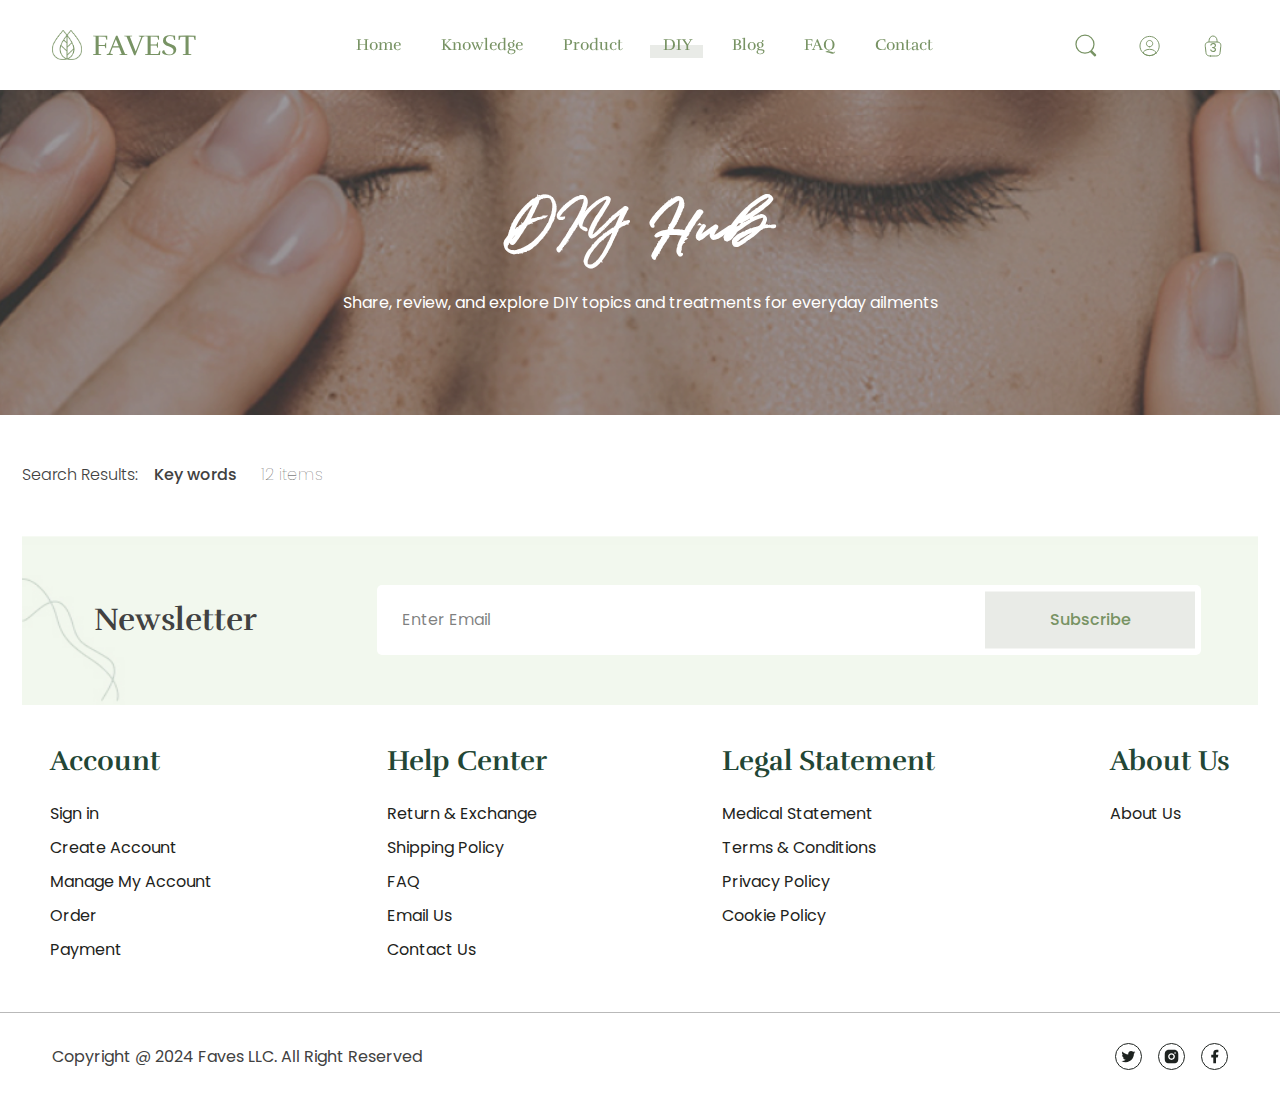
<file: search-results.html>
<!DOCTYPE html>
<html lang="en">
<head>
    <meta charset="UTF-8">
    <meta name="viewport" content="width=device-width, initial-scale=1.0">
    <title>Favest DIY</title>

    <link rel="preconnect" href="https://fonts.googleapis.com">
<link rel="preconnect" href="https://fonts.gstatic.com" crossorigin>
<link href="https://fonts.googleapis.com/css2?family=Inter:ital,opsz,wght@0,14..32,100..900;1,14..32,100..900&family=Poppins:wght@400;500;700&family=Rufina:wght@400;700&display=swap" rel="stylesheet">

    <link rel="stylesheet" href="assets/css/bootstrap.min.css">
    <link rel="stylesheet" href="assets/css/style.css">
</head>
<body class="search-results-page">
    <header>
        <div  class="container-fluid">
            <div class="row align-items-center">
                <div class="col-4 mobile-header">
                    <div class="d-flex gap-4 align-items-center">
                        <span id="menu-btn">
                            <svg xmlns="http://www.w3.org/2000/svg" width="24" height="24" viewBox="0 0 24 24" fill="none">
                                <path d="M3 3H21" stroke="#1E2320" stroke-linecap="round"/>
                                <path d="M3 12H13" stroke="#1E2320" stroke-linecap="round"/>
                                <path d="M3 21H21" stroke="#1E2320" stroke-linecap="round"/>
                            </svg>
                        </span>
                        <div class="search-modal search-modal-mobile">
                            <a href="#" id="searchBtnMobile">
                                <svg xmlns="http://www.w3.org/2000/svg" width="19" height="19" viewBox="0 0 19 19" fill="none">
                                    <path d="M8.6875 15.2339C12.6225 15.2339 15.8125 12.0439 15.8125 8.10889C15.8125 4.17386 12.6225 0.983887 8.6875 0.983887C4.75247 0.983887 1.5625 4.17386 1.5625 8.10889C1.5625 12.0439 4.75247 15.2339 8.6875 15.2339Z" stroke="#1E2320" stroke-linecap="round" stroke-linejoin="round"/>
                                    <path d="M16.2089 17.0874C16.4042 17.2827 16.7208 17.2827 16.9161 17.0874C17.1113 16.8922 17.1113 16.5756 16.9161 16.3803L16.2089 17.0874ZM14.2911 13.7553L13.9375 13.4018L13.2304 14.1089L13.5839 14.4624L14.2911 13.7553ZM16.9161 16.3803L14.2911 13.7553L13.5839 14.4624L16.2089 17.0874L16.9161 16.3803Z" fill="#1E2320"/>
                                </svg>
                            </a>
                            <div class="search-sidebar-wrapper">
                                <button type="button" id="closeButtonMobile"><img src="assets/images/close-icon.svg" alt=""></button>
                                <div class="topic-search px-4 position-relative">
                                    <form class="search-form d-flex gap-2 align-items-center pt-4">
                                        <img src="assets/images/search-icon.svg" alt="">
                                        <div class="position-relative form-field btn-field mb-0 w-100">
                                            <input type="text" id="searchInputMobile" class="form-control" placeholder="Search here">
                                            <button type="button" id="clearButtonMobile"><img src="assets/images/close-icon.svg" alt=""></button>
                                        </div>
                                    </form>
                                    <div id="searchResultsMobile" class="search-results w-100"></div>
                                </div>
                            </div>
                        </div>
                        
                    </div>
                </div>
                <div class="col-xl-2 col-lg-2 col-4">
                    <a href="#" class="logo">
                        <img src="assets/images/logo.png" alt="">
                        <span>Favest</span>
                    </a>
                </div>
                <div class="col-xl-8 col-lg-8 desktop-header">
                    <nav class="menu d-lg-flex justify-content-center">
                        <span id="close-menu">X</span>
                        <ul class="list-unstyled p-0 m-0 d-lg-flex">
                            <li><a href="#">Home</a></li>
                            <li><a href="#">Knowledge</a></li>
                            <li><a href="#">Product</a></li>
                            <li><a href="index.html" class="active">DIY</a></li>
                            <li><a href="#">Blog</a></li>
                            <li><a href="#">FAQ</a></li>
                            <li><a href="#">Contact</a></li>
                        </ul>
                    </nav>
                </div>
                <div class="col-xl-2 col-lg-2 col-4">
                    <div class="nav-btns d-flex justify-content-end align-items-center gap-3">
                        <div class="search-modal search-modal-desktop">
                            <a href="#" id="searchBtnDesktop">
                                <svg xmlns="http://www.w3.org/2000/svg" width="19" height="19" viewBox="0 0 19 19" fill="none">
                                    <path d="M8.6875 15.2339C12.6225 15.2339 15.8125 12.0439 15.8125 8.10889C15.8125 4.17386 12.6225 0.983887 8.6875 0.983887C4.75247 0.983887 1.5625 4.17386 1.5625 8.10889C1.5625 12.0439 4.75247 15.2339 8.6875 15.2339Z" stroke="#1E2320" stroke-linecap="round" stroke-linejoin="round"/>
                                    <path d="M16.2089 17.0874C16.4042 17.2827 16.7208 17.2827 16.9161 17.0874C17.1113 16.8922 17.1113 16.5756 16.9161 16.3803L16.2089 17.0874ZM14.2911 13.7553L13.9375 13.4018L13.2304 14.1089L13.5839 14.4624L14.2911 13.7553ZM16.9161 16.3803L14.2911 13.7553L13.5839 14.4624L16.2089 17.0874L16.9161 16.3803Z" fill="#1E2320"/>
                                </svg>
                            </a>
                            <div class="search-sidebar-wrapper">
                                <div class="topic-search px-4 position-relative">
                                    <form class="search-form d-flex gap-2 align-items-center pt-4">
                                        <img src="assets/images/search-icon.svg" alt="">
                                        <div class="position-relative form-field btn-field mb-0 w-100">
                                            <input type="text" id="searchInputDesktop" class="form-control" placeholder="Search here">
                                            <button type="button" id="clearButtonDesktop"><img src="assets/images/close-icon.svg" alt=""></button>
                                        </div>
                                    </form>
                                    <div id="searchResultsDesktop" class="search-results w-100"></div>
                                </div>
                            </div>
                        </div>

                        <div>
                            <a href="#">
                                <svg xmlns="http://www.w3.org/2000/svg" width="25" height="24" viewBox="0 0 25 24" fill="none">
                                    <path d="M12.1827 12.78C12.1127 12.77 12.0227 12.77 11.9427 12.78C10.1827 12.72 8.78271 11.28 8.78271 9.50998C8.78271 7.69998 10.2427 6.22998 12.0627 6.22998C13.8727 6.22998 15.3427 7.69998 15.3427 9.50998C15.3327 11.28 13.9427 12.72 12.1827 12.78Z" stroke="#1E2320" stroke-linecap="round" stroke-linejoin="round"/>
                                    <path d="M18.8023 19.3801C17.0223 21.0101 14.6623 22.0001 12.0623 22.0001C9.46227 22.0001 7.10227 21.0101 5.32227 19.3801C5.42227 18.4401 6.02227 17.5201 7.09227 16.8001C9.83227 14.9801 14.3123 14.9801 17.0323 16.8001C18.1023 17.5201 18.7023 18.4401 18.8023 19.3801Z" stroke="#1E2320" stroke-linecap="round" stroke-linejoin="round"/>
                                    <path d="M12.0625 22C17.5853 22 22.0625 17.5228 22.0625 12C22.0625 6.47715 17.5853 2 12.0625 2C6.53965 2 2.0625 6.47715 2.0625 12C2.0625 17.5228 6.53965 22 12.0625 22Z" stroke="#1E2320" stroke-linecap="round" stroke-linejoin="round"/>
                                </svg>
                            </a>
                        </div>
                        <div>
                            <a href="#" class="position-relative cart-bag">
                                <svg xmlns="http://www.w3.org/2000/svg" width="23" height="24" viewBox="0 0 23 24" fill="none">
                                    <path d="M7.87013 22H13.2035C16.7768 22 17.4168 20.39 17.6035 18.43L18.2701 12.43C18.5101 9.99 17.8879 8 14.0923 8H6.98124C3.18568 8 2.56346 9.99 2.80346 12.43L3.47013 18.43C3.65679 20.39 4.29679 22 7.87013 22Z" stroke="#1E2320" stroke-miterlimit="10" stroke-linecap="round" stroke-linejoin="round"/>
                                    <path d="M6.53662 7.67001V6.70001C6.53662 4.45001 8.14551 2.24001 10.1455 2.03001C12.5277 1.77001 14.5366 3.88001 14.5366 6.51001V7.89001" stroke="#1E2320" stroke-miterlimit="10" stroke-linecap="round" stroke-linejoin="round"/>
                                </svg>
                                <span class="bag-count">3</span>
                            </a>
                        </div>
                        
                    </div>
                </div>
            </div>
        </div>
    </header>
    <main>
        <section class="hero-section">
            <div class="container">
                <div class="hero-text">
                    <h2>DIY Hub</h2>
                    <p class="mb-0 mt-4">Share, review, and explore DIY topics and treatments for everyday ailments</p>
                </div>
                
            </div>
        </section>
        
        <section class="px-22 searched-topic py-xl-5">
            <div class="searched-breadcrumb d-flex  align-items-md-center">
                <span class="fw-light">Search Results:</span>
                <span class="result-keywords ms-md-3">Key words</span>
                <span class="ms-md-4 fw-lighter items-found">12 items</span>
            </div>
        </section>
        
        
    </main>

    <footer>
        <div class="footer-newsletter mx-22">
            <div class="container-fluid">
                <div class="row align-items-center">
                    <div class="col-md-3">
                        <h2 class="mb-md-0 mb-4 fw-bold">Newsletter</h2>
                    </div>
                    <div class="col-md-9">
                        <form class="subscribe-form">
                            <input type="text" placeholder="Enter Email" class="form-control">
                            <button type="submit">Subscribe</button>
                        </form>
                    </div>
                </div>
            </div>
        </div>
        <div class="container-fluid">
            <div class="footer-area">
                <div class="d-flex justify-content-between">
                    <div class="footer-col">
                        <div class="footer-widget">
                            <h4 class="mb-4 text-dark-green">Account</h4>
                            <ul class="list-unstyled mb-0 p-0 footer-links">
                                <li><a href="#">Sign in</a></li>
                                <li><a href="#">Create Account</a></li>
                                <li><a href="#">Manage My Account</a></li>
                                <li><a href="#">Order</a></li>
                                <li><a href="#">Payment</a></li>
                            </ul>
                        </div>
                    </div>
                    <div class="footer-col">
                        <div class="footer-widget">
                            <h4 class="mb-4 text-dark-green">Help Center</h4>
                            <ul class="list-unstyled mb-0 p-0 footer-links">
                                <li><a href="#">Return &amp; Exchange</a></li>
                                <li><a href="#">Shipping Policy</a></li>
                                <li><a href="#">FAQ</a></li>
                                <li><a href="#">Email Us</a></li>
                                <li><a href="#">Contact Us</a></li>
                            </ul>
                        </div>
                    </div>
                    <div class="footer-col">
                        <div class="footer-widget">
                            <h4 class="mb-4 text-dark-green">Legal Statement</h4>
                            <ul class="list-unstyled mb-0 p-0 footer-links">
                                <li><a href="#">Medical Statement</a></li>
                                <li><a href="#">Terms &amp; Conditions</a></li>
                                <li><a href="#">Privacy Policy</a></li>
                                <li><a href="#">Cookie Policy</a></li>
                            </ul>
                        </div>
                    </div>
                    <div class="footer-col">
                        <div class="footer-widget">
                            <h4 class="mb-4 text-dark-green">About Us</h4>
                            <ul class="list-unstyled mb-0 p-0 footer-links">
                                <li><a href="#">About Us</a></li>
                            </ul>
                        </div>
                    </div>
                </div>
            </div>
        </div>
        <div class="footer-btm">
            <div class="container-fluid">
                <div class="d-flex flex-md-row flex-column gap-md-0 gap-3 justify-content-center align-items-center justify-content-md-between">
                    <p class="mb-0 text-md-start text-center">Copyright @ 2024 Faves LLC.   All Right Reserved</p>
                    <ul class="list-unstyled p-0 m-0 d-flex gap-3 social-links">
                        <li><a href="#"><img src="assets/images/twitter-icon.svg" alt=""></a></li>
                        <li><a href="#"><img src="assets/images/insta-icon.svg" alt=""></a></li>
                        <li><a href="#"><img src="assets/images/fb-icon.svg" alt=""></a></li>
                    </ul>
                </div>
                
            </div>
            
        </div>
    </footer>

    <script src="assets/js/jquery-3.7.1.min.js"></script>

    <script src="assets/js/bootstrap.min.js"></script>
    <script src="assets/js/scripts.js"></script>
</body>
</html>
</file>
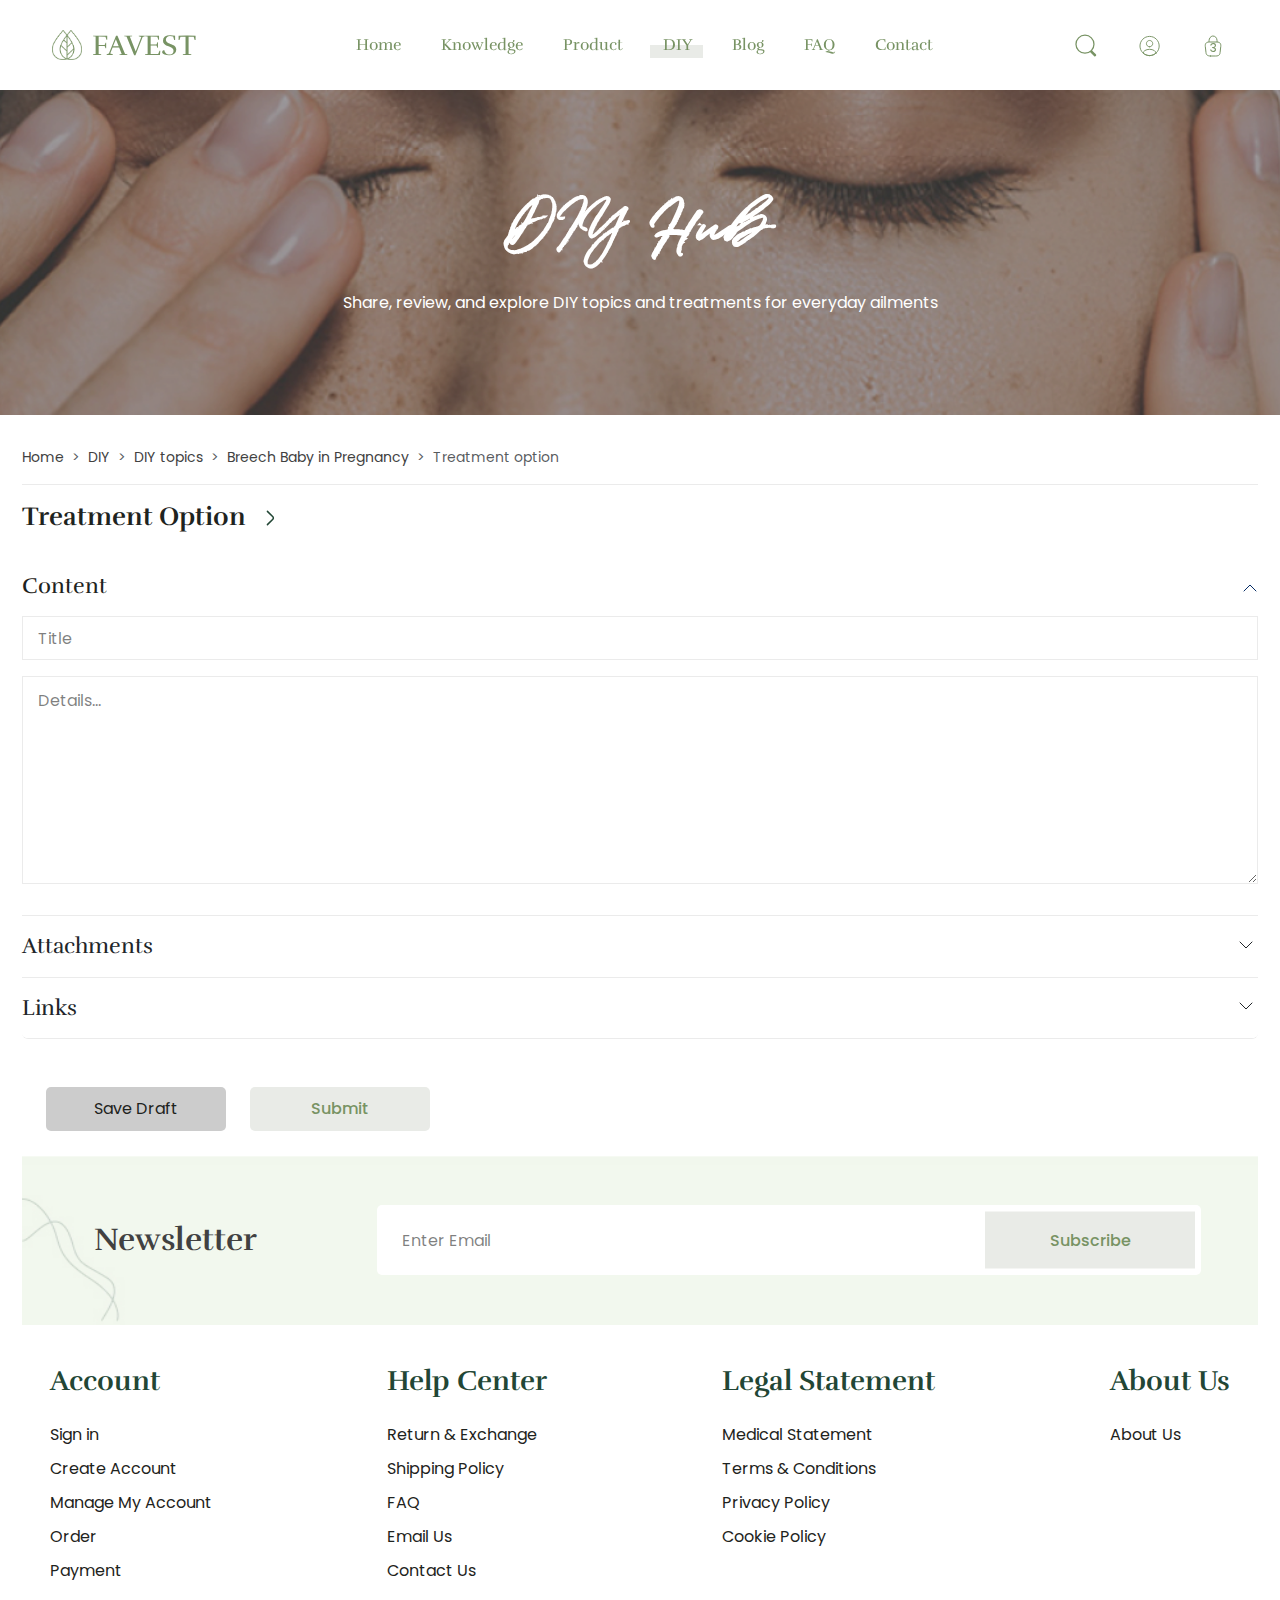
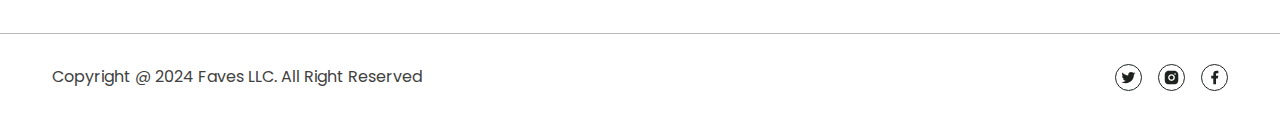
<file: treatment-options.html>
<!DOCTYPE html>
<html lang="en">
<head>
    <meta charset="UTF-8">
    <meta name="viewport" content="width=device-width, initial-scale=1.0">
    <title>Favest DIY</title>

    <link rel="preconnect" href="https://fonts.googleapis.com">
<link rel="preconnect" href="https://fonts.gstatic.com" crossorigin>
<link href="https://fonts.googleapis.com/css2?family=Inter:ital,opsz,wght@0,14..32,100..900;1,14..32,100..900&family=Poppins:wght@400;500;700&family=Rufina:wght@400;700&display=swap" rel="stylesheet">

    <link rel="stylesheet" href="assets/css/bootstrap.min.css">
    <link rel="stylesheet" href="assets/css/style.css">
</head>
<body>
    <header>
        <div  class="container-fluid">
            <div class="row align-items-center">
                <div class="col-4 mobile-header">
                    <div class="d-flex gap-4 align-items-center">
                        <span id="menu-btn">
                            <svg xmlns="http://www.w3.org/2000/svg" width="24" height="24" viewBox="0 0 24 24" fill="none">
                                <path d="M3 3H21" stroke="#1E2320" stroke-linecap="round"/>
                                <path d="M3 12H13" stroke="#1E2320" stroke-linecap="round"/>
                                <path d="M3 21H21" stroke="#1E2320" stroke-linecap="round"/>
                            </svg>
                        </span>
                        <div class="search-modal search-modal-mobile">
                            <a href="#" id="searchBtnMobile">
                                <svg xmlns="http://www.w3.org/2000/svg" width="19" height="19" viewBox="0 0 19 19" fill="none">
                                    <path d="M8.6875 15.2339C12.6225 15.2339 15.8125 12.0439 15.8125 8.10889C15.8125 4.17386 12.6225 0.983887 8.6875 0.983887C4.75247 0.983887 1.5625 4.17386 1.5625 8.10889C1.5625 12.0439 4.75247 15.2339 8.6875 15.2339Z" stroke="#1E2320" stroke-linecap="round" stroke-linejoin="round"/>
                                    <path d="M16.2089 17.0874C16.4042 17.2827 16.7208 17.2827 16.9161 17.0874C17.1113 16.8922 17.1113 16.5756 16.9161 16.3803L16.2089 17.0874ZM14.2911 13.7553L13.9375 13.4018L13.2304 14.1089L13.5839 14.4624L14.2911 13.7553ZM16.9161 16.3803L14.2911 13.7553L13.5839 14.4624L16.2089 17.0874L16.9161 16.3803Z" fill="#1E2320"/>
                                </svg>
                            </a>
                            <div class="search-sidebar-wrapper">
                                <button type="button" id="closeButtonMobile"><img src="assets/images/close-icon.svg" alt=""></button>
                                <div class="topic-search px-4 position-relative">
                                    <form class="search-form d-flex gap-2 align-items-center pt-4">
                                        <img src="assets/images/search-icon.svg" alt="">
                                        <div class="position-relative form-field btn-field mb-0 w-100">
                                            <input type="text" id="searchInputMobile" class="form-control" placeholder="Search here">
                                            <button type="button" id="clearButtonMobile"><img src="assets/images/close-icon.svg" alt=""></button>
                                        </div>
                                    </form>
                                    <div id="searchResultsMobile" class="search-results w-100"></div>
                                </div>
                            </div>
                        </div>
                        
                    </div>
                </div>
                <div class="col-xl-2 col-lg-2 col-4">
                    <a href="#" class="logo">
                        <img src="assets/images/logo.png" alt="">
                        <span>Favest</span>
                    </a>
                </div>
                <div class="col-xl-8 col-lg-8 desktop-header">
                    <nav class="menu d-lg-flex justify-content-center">
                        <span id="close-menu">X</span>
                        <ul class="list-unstyled p-0 m-0 d-lg-flex">
                            <li><a href="#">Home</a></li>
                            <li><a href="#">Knowledge</a></li>
                            <li><a href="#">Product</a></li>
                            <li><a href="index.html" class="active">DIY</a></li>
                            <li><a href="#">Blog</a></li>
                            <li><a href="#">FAQ</a></li>
                            <li><a href="#">Contact</a></li>
                        </ul>
                    </nav>
                </div>
                <div class="col-xl-2 col-lg-2 col-4">
                    <div class="nav-btns d-flex justify-content-end align-items-center gap-3">
                        <div class="search-modal search-modal-desktop">
                            <a href="#" id="searchBtnDesktop">
                                <svg xmlns="http://www.w3.org/2000/svg" width="19" height="19" viewBox="0 0 19 19" fill="none">
                                    <path d="M8.6875 15.2339C12.6225 15.2339 15.8125 12.0439 15.8125 8.10889C15.8125 4.17386 12.6225 0.983887 8.6875 0.983887C4.75247 0.983887 1.5625 4.17386 1.5625 8.10889C1.5625 12.0439 4.75247 15.2339 8.6875 15.2339Z" stroke="#1E2320" stroke-linecap="round" stroke-linejoin="round"/>
                                    <path d="M16.2089 17.0874C16.4042 17.2827 16.7208 17.2827 16.9161 17.0874C17.1113 16.8922 17.1113 16.5756 16.9161 16.3803L16.2089 17.0874ZM14.2911 13.7553L13.9375 13.4018L13.2304 14.1089L13.5839 14.4624L14.2911 13.7553ZM16.9161 16.3803L14.2911 13.7553L13.5839 14.4624L16.2089 17.0874L16.9161 16.3803Z" fill="#1E2320"/>
                                </svg>
                            </a>
                            <div class="search-sidebar-wrapper">
                                <div class="topic-search px-4 position-relative">
                                    <form class="search-form d-flex gap-2 align-items-center pt-4">
                                        <img src="assets/images/search-icon.svg" alt="">
                                        <div class="position-relative form-field btn-field mb-0 w-100">
                                            <input type="text" id="searchInputDesktop" class="form-control" placeholder="Search here">
                                            <button type="button" id="clearButtonDesktop"><img src="assets/images/close-icon.svg" alt=""></button>
                                        </div>
                                    </form>
                                    <div id="searchResultsDesktop" class="search-results w-100"></div>
                                </div>
                            </div>
                        </div>

                        <div>
                            <a href="#">
                                <svg xmlns="http://www.w3.org/2000/svg" width="25" height="24" viewBox="0 0 25 24" fill="none">
                                    <path d="M12.1827 12.78C12.1127 12.77 12.0227 12.77 11.9427 12.78C10.1827 12.72 8.78271 11.28 8.78271 9.50998C8.78271 7.69998 10.2427 6.22998 12.0627 6.22998C13.8727 6.22998 15.3427 7.69998 15.3427 9.50998C15.3327 11.28 13.9427 12.72 12.1827 12.78Z" stroke="#1E2320" stroke-linecap="round" stroke-linejoin="round"/>
                                    <path d="M18.8023 19.3801C17.0223 21.0101 14.6623 22.0001 12.0623 22.0001C9.46227 22.0001 7.10227 21.0101 5.32227 19.3801C5.42227 18.4401 6.02227 17.5201 7.09227 16.8001C9.83227 14.9801 14.3123 14.9801 17.0323 16.8001C18.1023 17.5201 18.7023 18.4401 18.8023 19.3801Z" stroke="#1E2320" stroke-linecap="round" stroke-linejoin="round"/>
                                    <path d="M12.0625 22C17.5853 22 22.0625 17.5228 22.0625 12C22.0625 6.47715 17.5853 2 12.0625 2C6.53965 2 2.0625 6.47715 2.0625 12C2.0625 17.5228 6.53965 22 12.0625 22Z" stroke="#1E2320" stroke-linecap="round" stroke-linejoin="round"/>
                                </svg>
                            </a>
                        </div>
                        <div>
                            <a href="#" class="position-relative cart-bag">
                                <svg xmlns="http://www.w3.org/2000/svg" width="23" height="24" viewBox="0 0 23 24" fill="none">
                                    <path d="M7.87013 22H13.2035C16.7768 22 17.4168 20.39 17.6035 18.43L18.2701 12.43C18.5101 9.99 17.8879 8 14.0923 8H6.98124C3.18568 8 2.56346 9.99 2.80346 12.43L3.47013 18.43C3.65679 20.39 4.29679 22 7.87013 22Z" stroke="#1E2320" stroke-miterlimit="10" stroke-linecap="round" stroke-linejoin="round"/>
                                    <path d="M6.53662 7.67001V6.70001C6.53662 4.45001 8.14551 2.24001 10.1455 2.03001C12.5277 1.77001 14.5366 3.88001 14.5366 6.51001V7.89001" stroke="#1E2320" stroke-miterlimit="10" stroke-linecap="round" stroke-linejoin="round"/>
                                </svg>
                                <span class="bag-count">3</span>
                            </a>
                        </div>
                        
                    </div>
                </div>
            </div>
        </div>
    </header>
    <main>
        <section class="hero-section">
            <div class="container">
                <div class="hero-text">
                    <h2>DIY Hub</h2>
                    <p class="mb-0 mt-4">Share, review, and explore DIY topics and treatments for everyday ailments</p>
                </div>
            </div>
        </section>
        <nav aria-label="breadcrumb" class="px-22 breadcrumb-nav">
            <ol class="breadcrumb mb-0">
              <li class="breadcrumb-item"><a href="#">Home</a></li>
              <li class="breadcrumb-item"><a href="#">DIY</a></li>
              <li class="breadcrumb-item"><a href="#">DIY topics</a></li>
              <li class="breadcrumb-item"><a href="#">Breech Baby in Pregnancy</a></li>
              <li class="breadcrumb-item active" aria-current="page">Treatment option</li>
            </ol>
        </nav>
        <section class="px-22 diy-topics mb-4">
            <div class=" d-flex justify-content-between align-items-center mb-4">
                <h2 class="text-theme-black mb-0">
                    Treatment Option
                    <img class="ms-2" src="assets/images/arrow-right-icon.svg" alt="">
                </h2>
            </div>
            <div class="add-topic-form">
                <form>
                    <div class="accordion add-topic-accordion" id="accordionAddTopic">
                        <div class="accordion-item">
                          <h2 class="accordion-header" id="headingOne">
                            <button class="accordion-button" type="button" data-bs-toggle="collapse" data-bs-target="#collapseOne" aria-expanded="true" aria-controls="collapseOne">
                                Content
                            </button>
                          </h2>
                          <div id="collapseOne" class="accordion-collapse collapse show" aria-labelledby="headingOne" data-bs-parent="#accordionAddTopic">
                            <div class="accordion-body">
                                <div class="form-field">
                                    <input name="title" class="form-control" placeholder="Title">
                                </div>
                                <div class="form-field">
                                    <textarea name="" id="details" placeholder="Details..." class="form-control"></textarea>
                                </div>
                            </div>
                          </div>
                        </div>
                        <div class="accordion-item">
                          <h2 class="accordion-header" id="headingTwo">
                            <button class="accordion-button collapsed" type="button" data-bs-toggle="collapse" data-bs-target="#collapseTwo" aria-expanded="false" aria-controls="collapseTwo">
                                Attachments
                            </button>
                          </h2>
                          <div id="collapseTwo" class="accordion-collapse collapse" aria-labelledby="headingTwo" data-bs-parent="#accordionAddTopic">
                            <div class="accordion-body">
                                <div class="form-field">
                                    <input name="title" class="form-control" placeholder="Title (optional)">
                                </div>
                                <div class="form-field">
                                    <div class="upload-box" id="uploadBox">
                                        <input type="file" id="fileInput" multiple>
                                        <button type="button" id="uploadButton"><img src="assets/images/upload-icon.svg" alt=""></button>
                                        <p class="mb-0 d-md-block d-none">Drag and drop images, videos, or files</p>
                                        <p class="mb-0 d-block d-md-none">Upload images, videos or files</p>
                                    </div>
                                    <div class="d-flex flex-column w-100 imgs-added">
                                        <div class="d-flex align-items-center justify-content-between mt-3">
                                            <div class="file-uploaded d-flex gap-3 align-items-center">
                                                <img src="assets/images/file-icon.svg" alt="">
                                                <div class="d-flex flex-column flex-md-row gap-md-2">
                                                    <span>Image Title:</span>
                                                    <span class="file-name">pregnancy image.JPG  19.5 MB</span>
                                                </div>
                                            </div>
                                            <div class="d-flex gap-3 align-items-center">
                                                <a href="#"><img src="assets/images/download-icon.svg" alt=""></a>
                                                <a href="#"><img src="assets/images/bin-icon.svg" alt=""></a>
                                            </div>
                                        </div>
                                    </div>
                                </div>
                            </div>
                          </div>
                        </div>
                        <div class="accordion-item">
                          <h2 class="accordion-header" id="headingThree">
                            <button class="accordion-button collapsed" type="button" data-bs-toggle="collapse" data-bs-target="#collapseThree" aria-expanded="false" aria-controls="collapseThree">
                                Links
                            </button>
                          </h2>
                          <div id="collapseThree" class="accordion-collapse collapse" aria-labelledby="headingThree" data-bs-parent="#accordionAddTopic">
                            <div class="accordion-body">
                                <div class="form-field">
                                    <input name="title" class="form-control" placeholder="Title (optional)">
                                </div>
                                <div class="form-field btn-field">
                                    <input type="text" placeholder="Paste URL here" class="form-control">
                                    <button type="button">Add</button>
                                </div>
                                <div class="d-flex gap-3 flex-column links-added w-100">
                                    <div class="d-flex align-items-center justify-content-between w-100">
                                        <div class="d-flex gap-3">
                                            <img src="assets/images/link-icon.svg" alt="">
                                            <span>What is baby breech: <a href="#" class="text-decoration-underline">https://www.youtube.com/shorts/W8l5uTsep-0Breech</a></span>
                                        </div>
                                        <div class="d-flex gap-3 align-items-center">
                                            <a href="#"><img src="assets/images/bin-icon.svg" alt=""></a>
                                        </div>
                                    </div>
                                </div>
                            </div>
                          </div>                
                        </div>
                    </div>
                    <div class="mt-md-5 mt-3 mx-md-4">
                        <div class="g-recaptcha" data-sitekey="YOUR_SITE_KEY_HERE"></div>
                        <div class="d-flex align-items-center gap-4 form-btns">
                            <button type="button" class="gray-btn border-0">Save Draft</button>
                            <button type="button" class="theme-btn border-0">Submit</button>
                        </div>
                
            </div>
                </form>
            </div>
        </section>
    </main>
    
    <footer>
        <div class="footer-newsletter mx-22">
            <div class="container-fluid">
                <div class="row align-items-center">
                    <div class="col-md-3">
                        <h2 class="mb-md-0 mb-4 fw-bold">Newsletter</h2>
                    </div>
                    <div class="col-md-9">
                        <form class="subscribe-form">
                            <input type="text" placeholder="Enter Email" class="form-control">
                            <button type="submit">Subscribe</button>
                        </form>
                    </div>
                </div>
            </div>
        </div>
        <div class="container-fluid">
            <div class="footer-area">
                <div class="d-flex justify-content-between">
                    <div class="footer-col">
                        <div class="footer-widget">
                            <h4 class="mb-4 text-dark-green">Account</h4>
                            <ul class="list-unstyled mb-0 p-0 footer-links">
                                <li><a href="#">Sign in</a></li>
                                <li><a href="#">Create Account</a></li>
                                <li><a href="#">Manage My Account</a></li>
                                <li><a href="#">Order</a></li>
                                <li><a href="#">Payment</a></li>
                            </ul>
                        </div>
                    </div>
                    <div class="footer-col">
                        <div class="footer-widget">
                            <h4 class="mb-4 text-dark-green">Help Center</h4>
                            <ul class="list-unstyled mb-0 p-0 footer-links">
                                <li><a href="#">Return &amp; Exchange</a></li>
                                <li><a href="#">Shipping Policy</a></li>
                                <li><a href="#">FAQ</a></li>
                                <li><a href="#">Email Us</a></li>
                                <li><a href="#">Contact Us</a></li>
                            </ul>
                        </div>
                    </div>
                    <div class="footer-col">
                        <div class="footer-widget">
                            <h4 class="mb-4 text-dark-green">Legal Statement</h4>
                            <ul class="list-unstyled mb-0 p-0 footer-links">
                                <li><a href="#">Medical Statement</a></li>
                                <li><a href="#">Terms &amp; Conditions</a></li>
                                <li><a href="#">Privacy Policy</a></li>
                                <li><a href="#">Cookie Policy</a></li>
                            </ul>
                        </div>
                    </div>
                    <div class="footer-col">
                        <div class="footer-widget">
                            <h4 class="mb-4 text-dark-green">About Us</h4>
                            <ul class="list-unstyled mb-0 p-0 footer-links">
                                <li><a href="#">About Us</a></li>
                            </ul>
                        </div>
                    </div>
                </div>
            </div>
        </div>
        <div class="footer-btm">
            <div class="container-fluid">
                <div class="d-flex flex-md-row flex-column gap-md-0 gap-3 justify-content-center align-items-center justify-content-md-between">
                    <p class="mb-0 text-md-start text-center">Copyright @ 2024 Faves LLC.   All Right Reserved</p>
                    <ul class="list-unstyled p-0 m-0 d-flex gap-3 social-links">
                        <li><a href="#"><img src="assets/images/twitter-icon.svg" alt=""></a></li>
                        <li><a href="#"><img src="assets/images/insta-icon.svg" alt=""></a></li>
                        <li><a href="#"><img src="assets/images/fb-icon.svg" alt=""></a></li>
                    </ul>
                </div>
                
            </div>
            
        </div>
    </footer>

    <script src="assets/js/jquery-3.7.1.min.js"></script>
    
        
            <script src="assets/js/bootstrap.min.js"></script>
            <script src="assets/js/scripts.js"></script>
</body>
</html>
</file>
<file: assets/css/style.css>
@font-face {
    font-family: 'Quentin';
    font-style: normal;
    font-weight: normal;
    src: local('Quentin'), url('../fonts/Quentin.woff') format('woff');
}
body {
    margin: 0;
    padding: 0;
    font-family: "Poppins", sans-serif;
    color: #414141;
    overflow-x: hidden;
}
h2 {
    font-size: 26px;
    font-family: "Rufina", serif;
    font-weight: 700;
}
h3 {
    font-size: 20px;
    font-family: "Rufina", serif;
    font-weight: 700;
}
h4 {
    font-size: 18px;
    font-family: "Rufina", serif;
    font-weight: 700;
}
h5 {
    font-size: 16px;
    font-family: "Rufina", serif;
    font-weight: 700;
}
p {
    color: #414141;
    font-size: 16px;
    font-family: "Poppins", sans-serif;
}
a {
    text-decoration: none;
    transition: all 0.3s ease-in-out;
    color: inherit;
}
.px-22 {
    padding-left:22px;
    padding-right: 22px;
}
.mx-22 {
    margin: 0 22px;
}
.text-dark-green {
    color: #224635;
}
.text-normal-green {
    color: #70916D;
}
.text-theme-black{
    color: #1E2320;
}
.form-control:focus {
    box-shadow: none;
    outline: none;
    border-color: #EBEBEB;
}
.theme-btn {
    background-color: #E9EBE7;
    border-radius: 5px;
    padding: 10px 35px;
    text-align: center;
    display: inline-block;
    color: #789364;
    font-family: "Poppins", sans-serif;
    font-weight: 500;
    transition: all 0.3s ease-in-out;
}
.theme-btn:hover {
    background-color: #789364;
    color: #fff;
}
.theme-btn-secondary {
    background-color: #70916D;
    color: #fff;
}
.theme-btn-secondary:hover {
    background-color: #224635;
}
.gray-btn {
    background-color: #CCCCCC;
    border-radius: 5px;
    padding: 10px 35px;
    text-align: center;
    display: inline-block;
    color: #1E2320;
    transition: all 0.3s ease-in-out;
}
.gray-btn:hover {
    background-color: #1E2320;
    color: #fff;
}
.btn-close:focus {
    box-shadow: none;
}
.form-btns button {
    min-width: 180px;
}
.table th,
.table td {
    border-color: #EBEBEB;
    padding: 16px 0;
}
.w-65 {
    width: 65%;
    min-width: 400px;
}
.w-20 {
    width: 20%;
    min-width: 100px;
}
/*============Header==========*/
header {
    padding: 0 30px 0 40px;
    position: fixed;
    width: 100%;
    top: 0;
    left: 0;
    background-color: #fff;
    z-index: 99;
    height: 90px;
}
.logo {
    display: flex;
    align-items: center;
    gap: 10px;
}
.logo img {
    max-width: 30px;
}
.logo span {
    text-transform: uppercase;
    color: #789364;
    font-size: 29px;
    font-weight: 400;
    font-family: "Rufina", serif;
}
.menu ul li {
    margin: 0 25px;
}
.menu ul li a {
    font-family: "Rufina", serif;
    color: #789364;
    font-size: 20px;
    font-weight: 400;
    position: relative;
    padding: 2px 5px;
}
.menu ul li a::after {
    content: "";
    width: calc(100% + 14px);
    height: 13px;
    background: #e9ebe7;
    display: block;
    position: absolute;
    top: 50%;
    z-index: -1;
    left: -8px;
    -webkit-transform: scaleX(0);
    -ms-transform: scaleX(0);
    transform: scaleX(0);
    -webkit-transform-origin: right;
    -ms-transform-origin: right;
    transform-origin: right;
    -webkit-transition: -webkit-transform .3s;
    transition: -webkit-transform .3s;
    transition: transform .3s;
    transition: transform .3s, -webkit-transform .3s;
}
.menu ul li a:hover::after,
.menu ul li a.active::after {
    -webkit-transform: scaleX(1);
    -ms-transform: scaleX(1);
    transform: scaleX(1);
}
.cart-bag .bag-count {
    position: absolute;
    left: 8px;
    bottom: -1px;
    font-size: 12px;
    color: #789364;
}
.nav-btns img {
    width: 24px;
    height: 24px;
}
.nav-btns > div {
    padding: 33px 12px;
}
.nav-btns svg path {
    stroke: #789364;
}
.nav-btns svg,
.mobile-header svg {
    max-height: 24px;
    width: 24px;
    height: 24px;
}
.mobile-header {
    display: none;
}
/*==========Footer==============*/
.footer-newsletter {
    background-image: url('../images/bg1.jpg');
    background-repeat: no-repeat;
    background-size: cover;
    padding: 50px 45px 50px 60px;
}
.footer-newsletter h2 {
    font-size: 32px;
}
.subscribe-form {
    position: relative;
}
.subscribe-form input {
    height: 70px;
    width: 100%;
    border-radius: 5px;
    border: none;
    padding: 6px 4px 6px 25px;
    color: rgba(0,0,0,0.5);
}
.subscribe-form button {
    font-weight: 500;
    font-size: 16px;
    color: #789364;
    min-height: 57px;
    width: 210px;
    background-color: #E9EBE7;
    border: none;
    padding: 0;
    position: absolute;
    top: 50%;
    transform: translateY(-50%);
    right: 6px;
}
.subscribe-form button:hover {
    background-color: #789364;
    color: #fff;
}
.subscribe-form input::placeholder {
    color: rgba(0,0,0,0.5);
    opacity: 1;
}
.subscribe-form input::-ms-input-placeholder { 
    color: rgba(0,0,0,0.5);
}
.footer-area {
    padding: 40px 9% 0;
}
.footer-widget {
    padding-bottom: 40px;
}
.footer-widget h4 {
    font-size: 28px;
    font-weight: 700;
}
.footer-links li {
    margin: 10px 0;
}
.footer-links li a{
    color: #1E2320;
}
.footer-links li a:hover {
    color: #224635;
}
.social-links a {
    height: 27px;
    width: 27px;
    text-align: center;
    border: 1px solid #1E2320;
    border-radius: 50%;
    display: flex;
    align-items: center;
    justify-content: center;
}
.social-links a:hover {
    background-color: #224635;
    border-color: #224635;
}
.social-links a:hover img {
    filter: brightness(0);
    filter: invert(1);
}
.footer-btm {
    border-top: 1px solid rgba(128, 128, 128, 0.55);
    padding: 30px 40px;
}
/*========DIY Topics=========*/
main {
    padding-top: 90px;
}
.hero-section {
    background-image: url('../images/bg2.jpg');
    background-repeat: no-repeat;
    background-size: cover;
    background-position: center;
    padding: 100px 0;
    text-align: center;
    color: #fff;
    position: relative;
}
.hero-section::before {
    content: "";
    height: 100%;
    width: 100%;
    position: absolute;
    top: 0;
    left: 0;
    background-color: rgba(0,0,0,0.2);
}
.hero-text {
    position: relative;
    z-index: 2;
}
.hero-section h2 {
    font-family: 'Quentin';
    font-size: 64px;
}
.hero-section p {
    color: #fff;
}
.diy-topic-item li {
    margin: 20px 0;
}
.diy-topic-item li a {
    border-bottom: 1px solid;
}
.diy-topic-item li a:hover {
    color: #70916D;
}
.diy-topic-list.no-topic {
    padding: 150px 0;
}
/*==============Breadcrumbs==========*/
.breadcrumb-nav {
    padding: 16px 22px;
}
.breadcrumb {
    border-bottom: 1px solid #EBEBEB;
    padding: 16px 0;
}
.breadcrumb-item {
    color: #414141;
    font-size: 14px;
}
.breadcrumb-item a:hover{
    color: #70916D;
}
.breadcrumb-item + .breadcrumb-item::before {
    content: ">";
}
/*==============Add Topic==========*/
.accordion-item {
    border-radius: 0;
    border-width: 0 0 1px 0;
    border-color: #EBEBEB;
}
.accordion-button:focus {
    box-shadow: none;
}
.accordion-button:not(.collapsed) {
    background-color: #fff;
    color: #1E2320;
    box-shadow: none;
}
.accordion-button {
    font-size: 22px;
    padding: 17px 0;
}
.accordion-body {
    padding: 0 0 15px 0;
}
.accordion-button::after {
    background-size: 1rem;
}
.form-field {
    margin-bottom: 16px;
    position: relative;
}
.form-control {
    border: 1px solid #EBEBEB;
    height: 44px;
    padding: 12px 15px;
    color: #1E2320;
    border-radius: 0;
}
textarea.form-control {
    height: 208px;
}
.form-control::placeholder {
    color: rgba(0,0,0,0.5);
    opacity: 1;
}
.form-control::-ms-input-placeholder { 
    color: rgba(0,0,0,0.5);
}
.upload-box {
    border: 1px dashed #70916D;
    background-color: rgba(112, 145,109,0.05);
    height: 155px;
    width: 100%;
    position: relative;
    cursor: pointer;
    display: flex;
    flex-direction: column;
    align-items: center;
    justify-content: center;
}
.upload-box input[type="file"] {
    position: absolute;
    width: 100%;
    height: 100%;
    opacity: 0;
    cursor: pointer;
}
.upload-box button {
    background-color: transparent;
    border: none;
    padding: 0;
}
.btn-field button{
    border: none;
    background-color: transparent;
    padding: 0;
    position: absolute;
    right: 15px;
    top: 10px;
    color: #70916D;
}
/*=================Topic Search===========*/
.topic-search-wrapper{
    min-height: 480px;
}
.search-form .form-control {
    border-color: transparent;
    width: 100%;
}
.search-form .form-control:focus,
.search-form .form-control:active {
    border-color: #70916D;
}
.search-form .btn-field button {
    color: #1E2320;
    font-weight: 300;
}
.search-form {
    border-bottom: 1px solid #EBEBEB;
    padding-bottom: 16px;
}
.close-search {
    position: absolute;
    top: -20px;
    right: 20px;
}
.search-sidebar-wrapper {
    width: 365px;
    right: -100%;
    background-color: #fff;
    position: fixed;
    height:calc(100% - 90px);
    z-index: 99;
    top: 90px;
    box-shadow: 0 5px 10px rgba(0,0,0,0.05);
    transition: all 0.3s;
}
.hovered-class .search-sidebar-wrapper {
    right: 0;
}
.searchResults p{
    margin: 8px 0;
}
.topic-search-wrapper .modal-content {
    border-radius: 0;
}
.search-results {
    padding-left: 26px;
    padding-top: 30px;
}
.searched-breadcrumb .result-keywords{
    font-weight: 500;
}
/*==============Baby Breach===========*/
.select-dropdown select {
    background-color: transparent;
    border: none;
    color: #1E2320;
}
.select-dropdown {
    position: relative;
    min-width: 80px;
}
.custom-select {
    position: relative;
    cursor: pointer;
    padding-right: 20px;
}
.custom-select::after {
    content: "";
    height: 8px;
    width: 8px;
    border-top: 1px solid #68745C;
    border-left: 1px solid #68745C;
    transform: rotate(-135deg);
    position: absolute;
    top: 6px;
    right: 0;
    transition: all 250ms ease-in-out;
}
.options-list {
    position: absolute;
    top: 100%;
    left: 0;
    width: 100%;
    border: 1px solid #EBEBEB;
    background: #fff;
    display: none;
    z-index: 100;
    min-width: 150px;
}
.option {
    padding: 10px 15px;
    font-size: 13px;
    cursor: pointer;
    position: relative;
}
.option + .option {
    border-top: 1px solid #EBEBEB;
}
.option::after {
    content: "";
    position: absolute;
    right: 15px;
    top: 12px;
    width: 0;
    height: 0;
    background: transparent;
    text-indent: -9999px;
    border-top: 1px solid #68745C;
    border-left: 1px solid #68745C;
    transform: rotate(-131deg);
    transition: all 250ms ease-in-out;

}
.option:hover {
    background: #f0f0f0;
}
.option.selected::after {
    width: 6px;
    height: 11.5px;
}

.img-placeholder {
    min-height: 255px;
    background-color: rgba(0,0,0,0.5);
    display: flex;
    justify-content: center;
    align-items: center;
    text-align: center;
}
.img-item img {
    width: 100%;
    min-height: 255px;
    object-fit: cover;
}
.img-item span {
    color: #fff;
    font-weight: 500;
}
.images-slider .slick-slide {
    margin-right: 10px;
}
.slick-arrow {
    background-color: rgba(0,0,0,0.23);
    height: 26px;
    width: 26px;
    text-align: center;
    padding: 0;
    border: none;
}
.slick-prev.slick-arrow {
    position: absolute;
    left: 10px;
    top: 50%;
    transform: translateY(-50%);
    z-index: 9;
}
.slick-next.slick-arrow {
    position: absolute;
    right: 18px;
    top: 50%;
    transform: translateY(-50%);
}
.treatment-item {
    padding: 16px 0;
}
.treatment-item + .treatment-item  {
    border-top: 1px solid#EBEBEB;
}
.treatment-name {
    border-bottom: 1px solid;
}
.treatment-name:hover {
    color: #224635;
}
/*=============Reviews===========*/
.review-title {
    font-size: 24px;
    font-weight: 400;
}
.overall-rating-total h5 {
    font-size: 18px;
    font-family: "Poppins", sans-serif;
    font-weight: 400;
}
.overall-rating-total span {
    color: rgba(65,65,65,0.5);
}
.rating-item img {
    max-width: 28px;
}
.rating-item span {
    width: 18%;
    text-align: right;
    min-width: 100px;
}
.progress {
    width: 100%;
    background-color: #EBEBEB;
    height: 16px;
    border-radius: 5px;
}
.progress-bar {
    background-color: #70916D;
    border-radius: 5px;
}
.user-comment-item {
    border: 1px solid #EBEBEB;
    padding: 18px 15px;
}
.comment-item-header .user-name {
    font-weight: 500;
}
.comment-item-header .date {
    color: #414141;
}
.comment-item-header .person-img {
    width: 50px;
    height: 50px;
    border-radius: 50%;
    object-fit: cover;
}
.comment-imgs img {
    width: 98px;
    height: 83px;
    object-fit: cover;
}
.comment-item-footer a:hover {
    color:#70916D;
}
.like-dislike-btns {
    width: 21%;
}
.custom-radio {
    display: inline-block;
    margin: 5px;
}
.custom-radio input[type="radio"] {
    display: none
}
.custom-radio label {
    display: inline-block;
    padding: 7px 20px;
    border: 1px solid #EBEBEB;
    border-radius: 5px;
    height: 40px;
    font-size: 16px;
    cursor: pointer;
    color: #767676;
    background-color: #fff;
    color: #414141;
    text-transform: capitalize;
    transition: background-color 0.3s, border-color 0.3s, color 0.3s;
}
.custom-radio label img {
    max-width: 22px;
}
.custom-radio.works input[type="radio"]:checked + label {
    border-color: #70916D;
    background-color: rgba(112, 145, 109, 0.2);
}
.custom-radio.not-work input[type="radio"]:checked + label {
    border-color: #F5BB4F;
    background-color: rgba(245, 187, 79, 0.2);
}
.custom-radio.neutral input[type="radio"]:checked + label {
    border-color: #EE7777;
    background-color: rgba(238, 119, 119, 0.2);
}
.custom-radio.not-sure input[type="radio"]:checked + label {
    border-color: #888888;
    background-color: rgba(136, 136, 136, 0.2);
}
.comment-person {
    display: flex;
    gap: 8px;
}
.comment-person img {
    height: 43px;
    width: 43px;
    object-fit: cover;
    border-radius: 50%;
}
/*=============Comment Popup===========*/
.modal-content {
    border-radius: 15px;
}
.modal-header{
    border-radius: 15px;
    padding: 20px 28px 15px 28px;
    border: none;
}
.comment-popup-header img {
    width: 49px;
    height: 49p;
    border-radius: 50%;
    object-fit: cover;
}
.modal-body {
    padding: 0 28px 15px 28px;
}
.comments-list h3 {
    font-size: 22px;
    margin-bottom: 16px;
}
.comment-single-item > img {
    height: 36px;
    width: 36px;
    border-radius: 50%;
    object-fit: cover;
}
.comment-single-item span {
    color: rgba(65,65,65,0.5);
    font-size: 14px;
}
.comment-single-item {
    padding: 15px 0;
}
.comment-single-item + .comment-single-item {
    border-top: 1px solid #D6D6D6;
}
#menu-btn {
    display: none;
    cursor: pointer;
}
#close-menu {
    position: absolute;
    right: 20px;
    top: 20px;
    cursor: pointer;
    background-color: #224635;
    height: 30px;
    width: 30px;
    border-radius: 50%;
    text-align: center;
    color: #fff;
    line-height: 30px;
    font-size: 13px;
    display: none;
}
.mobile-header svg path{
    stroke: #789364;
}
.search-sidebar-wrapper > button {
    background-color: transparent;
    border: none;
    display: flex;
    margin-left: auto;
    padding: 15px 10px 0;
}
.clicked-class::before,
.menu-open::before {
    content: "";
    height: 100%;
    width: 100%;
    background-color: rgba(26, 26, 26, 0.53);
    position: absolute;
    left: 0;
    top: 0;
    z-index: 2;
}
#clearButtonMobile,
#clearButtonDesktop {
    opacity: 0;
    pointer-events: none;
    transition: opacity 0.2s ease-in-out;
}
#clearButtonMobile.visible,
#clearButtonDesktop.visible {
    opacity: 1;
    pointer-events: auto;
}
/*=================Responsive================*/
@media(max-width: 1280px){
    .img-item img,
    .img-placeholder {
        min-height: 200px;
    }
    .menu ul li {
        margin: 0 15px;
    }
    .menu ul li a {
        font-size: 16px;
    }
    .footer-area {
        padding: 40px 3% 0;
    }
}
@media(max-width: 1024px){
    .mobile-header {
        display: block;
    }
    .desktop-header {
        width: 0;
        max-width: 0;
        flex-shrink: unset;
        padding: 0;
        margin: 0;
    }
    .nav-btns .search-modal {
        display: none;
    }
    .logo {
        justify-content: center;
    }
    header {
        padding: 18px 24px;
        height: 70px;
    }
    .search-sidebar-wrapper {
        height: calc(100% - 70px);
        top: 70px;
        right: auto;
        left: -100%;
    }
    .clicked-class .search-sidebar-wrapper {
        right: auto;
        left: 0;
    }
    main {
        padding-top: 70px;
    }
    .nav-btns > div {
        padding: 0;
    }
    #menu-btn,
    #close-menu {
        display: block;
    }
    .menu {
        position: fixed;
        height: calc(100% - 70px);
        top: 70px;
        left: -100%;
        height: 100%;
        width: 365px;
        display: block !important;
        z-index: 22;
        background-color: #fff;
        padding: 50px 20px;
        transition: all 0.3s;
    }
    .menu-open .menu {
        left: 0;
    }
    .menu ul {
        display: block !important;
    }
    .menu ul li {
        margin: 0 10px;
    }
    .menu ul li a {
        display: block;
        padding: 10px;
        font-size: 18px;
    }
    .menu ul li a::before {
        bottom: 0;
    }
    .hero-section {
        padding: 35px 0;
    }
    .hero-section h2 {
        font-size: 50px;
    }
    .breadcrumb {
        padding: 0 0 16px 0;
    }
    .search-results-page .hero-section {
        display: none;
    }
    .items-found {
        margin-left: auto;
    }
    .searched-topic {
        border-top: 1px solid #D6D6D6;
        border-bottom: 1px solid #D6D6D6;
        padding: 15px 12px;
        margin-bottom: 50px;
    }
    .searched-breadcrumb span {
        font-size: 15px;
    }
}
@media(max-width: 990px){
    .footer-area {
        padding: 40px 2% 0;
    }
    .footer-newsletter {
        padding: 40px 20px;
    }
    .footer-area .footer-col {
        width: calc(100% / 2);
    }
    .footer-area > .d-flex {
        flex-wrap: wrap;
    }
    .form-btns button {
        min-width: auto;
        width: calc(100% / 2);
    }  
    .links-added span a {
        display: block;
    }
    .links-added span {
        font-size: 14px;
    }
    .file-uploaded span {
        font-size: 14px;
    }
    
}
@media(max-width: 660px){
    .hero-section {
        padding: 60px 0;
    }
    .hero-section h2 {
        font-size: 32px;
    }
    .hero-section p {
        font-size: 14px;
        margin-top: 14px !important;
    }
    .diy-topic-list.no-topic {
        padding: 100px 0;
    }
    .hero-section {
        padding: 30px 0;
    }
    .breadcrumb-nav {
        padding: 16px 12px;
    }
    .px-22 {
        padding-left: 12px;
        padding-right: 12px;
    }
    .mx-22 {
        margin: 0 12px;
    }
}
@media(max-width: 480px){
    header {
        padding: 18px 10px;
    }
    .logo {
        gap: 6px
    }
    .logo img {
        max-width: 23px;
    }
    .logo span {
        font-size: 22px;
    }
    .nav-btns svg,
    .mobile-header svg {
        max-height: 22px;
        width: 22px;
        height: 22px;
    }
    .search-sidebar-wrapper,
    .menu {
        width: 355px;
    }
    .cart-bag .bag-count {
        left: 7px;
        bottom: 0px;
        font-size: 10px;
    }
    #menu-btn svg {
        top: 26px;
    }
    .custom-radio {
        text-align: center;
    }
    .custom-radio label {
        display: block;
    }
    .footer-links li a {
        font-size: 14px;
    }
    .footer-widget h4 {
        font-size: 20px;
    }
    .footer-btm {
        padding: 20px 10px;
    }
    .subscribe-form button {
        position: relative;
        transform: none;
        top: 0;
        right: 0;
        width: 100%;
    }
    h2 {
        font-size: 22px;
    }
    h2.text-theme-black img {
        max-width: 15px;
    }
    .theme-btn-secondary img {
        display: none;
    }
    .theme-btn.theme-btn-secondary {
        padding: 10px 14px;
        font-size: 14px;
    }
    .custom-radio label {
        display: block;
        font-size: 14px;
        padding: 7px;
    }
    .custom-radio label img {
        max-width: 18px;
    }
    .review-btns > div {
        width: calc(100% / 2 - 10px);
        margin: 3px;
    }
    .footer-newsletter h2 {
        text-align: center;
        font-size: 25px;
    }
    .footer-newsletter {
        padding: 35px 5px;
    }
    .subscribe-form input {
        height: 44px;
    }
    .subscribe-form button {
        min-height: 44px;
    }
    .breadcrumb {
        padding: 0px 0 16px;
    }
    .images-slider .slick-slide {
        margin-right: 0;
    }
    .desc-links a,
    p,
    .rating-item span {
        font-size: 15px;
    }
    .accordion-body {
        padding: 0 0 15px 0;
    }
    .w-65 {
        width: 40%;
        min-width: 140px;
    }
    .w-20 {
        width: 20%;
        min-width: 85px;
    }
    .treatment-entries span {
        font-size: 15px;
    }
    .baby-entry-accordion .accordion-item:last-child {
        border: none;
    }
    .overall-rating-total span {
        font-size: 14px;
    }
    .rating-item span {
        min-width: 85px;
    }
    .comment-item-header span {
        font-size: 15px;
    }
}
</file>
